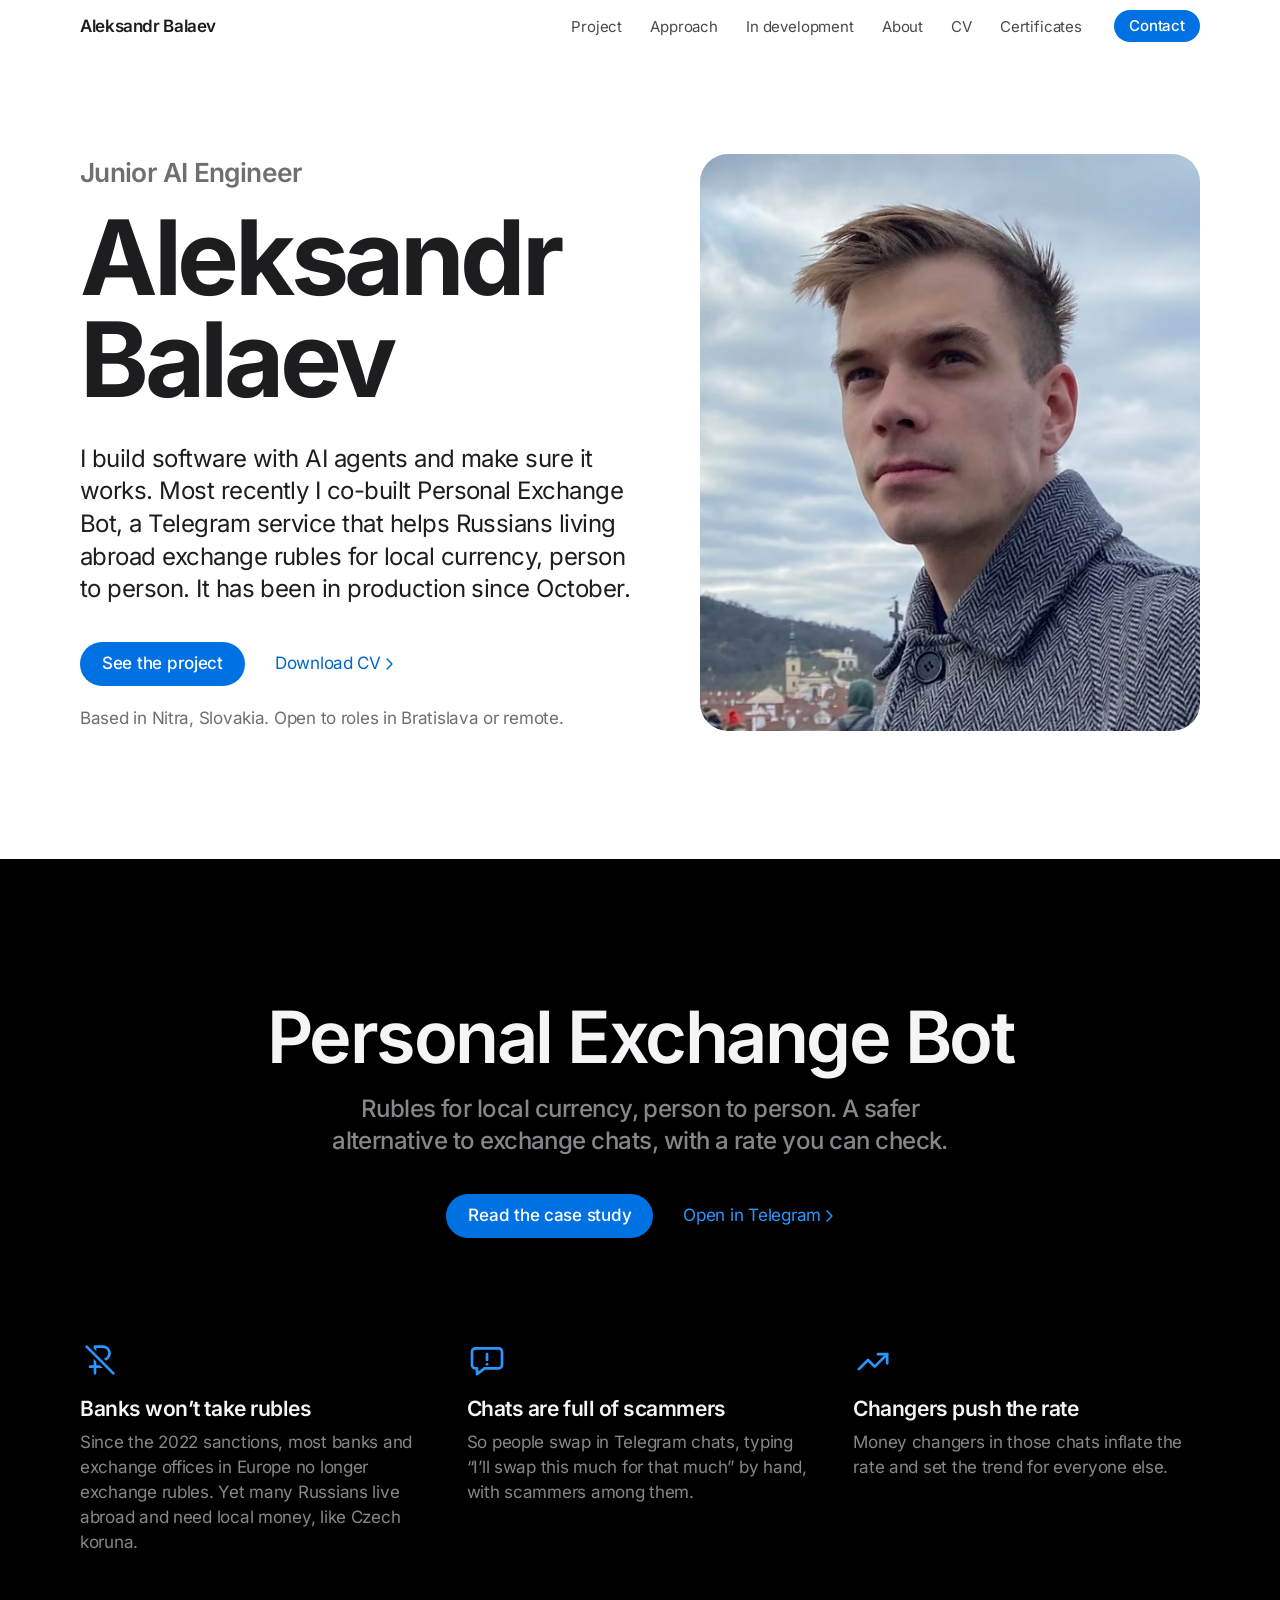
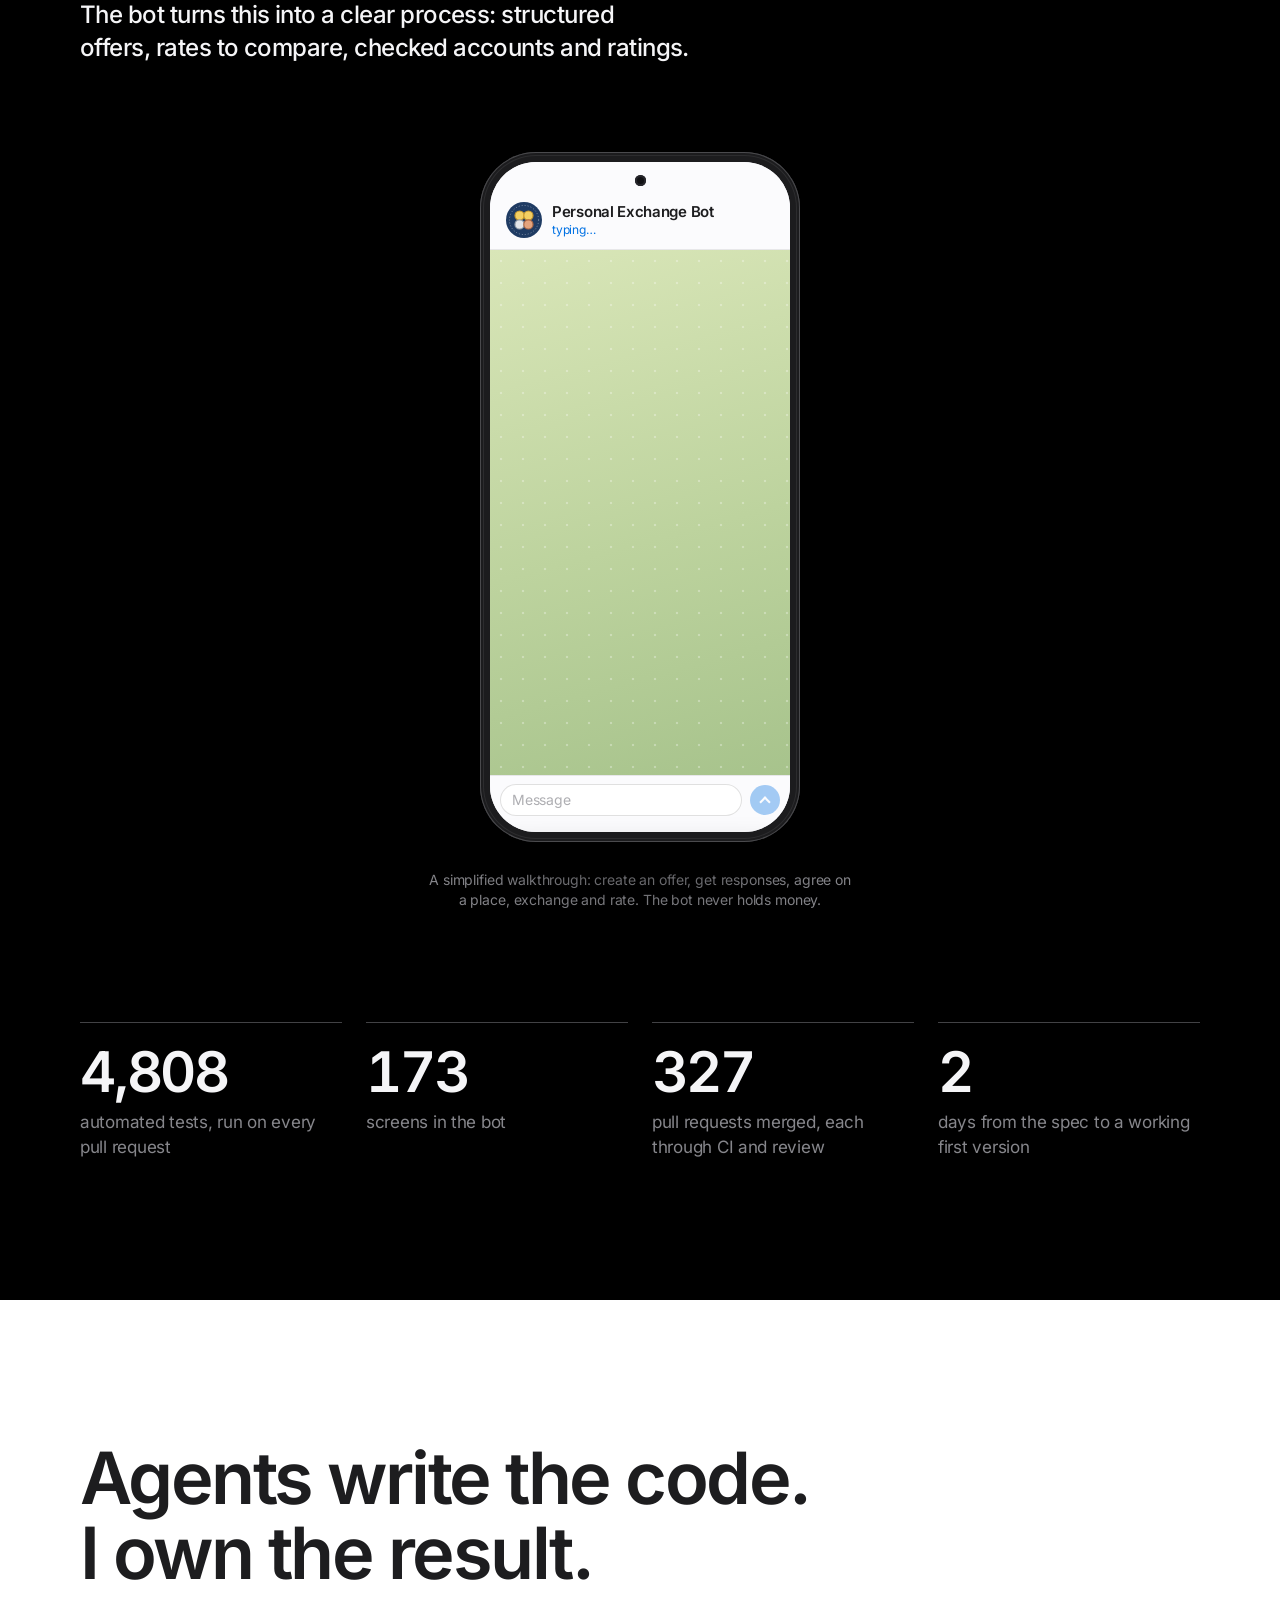
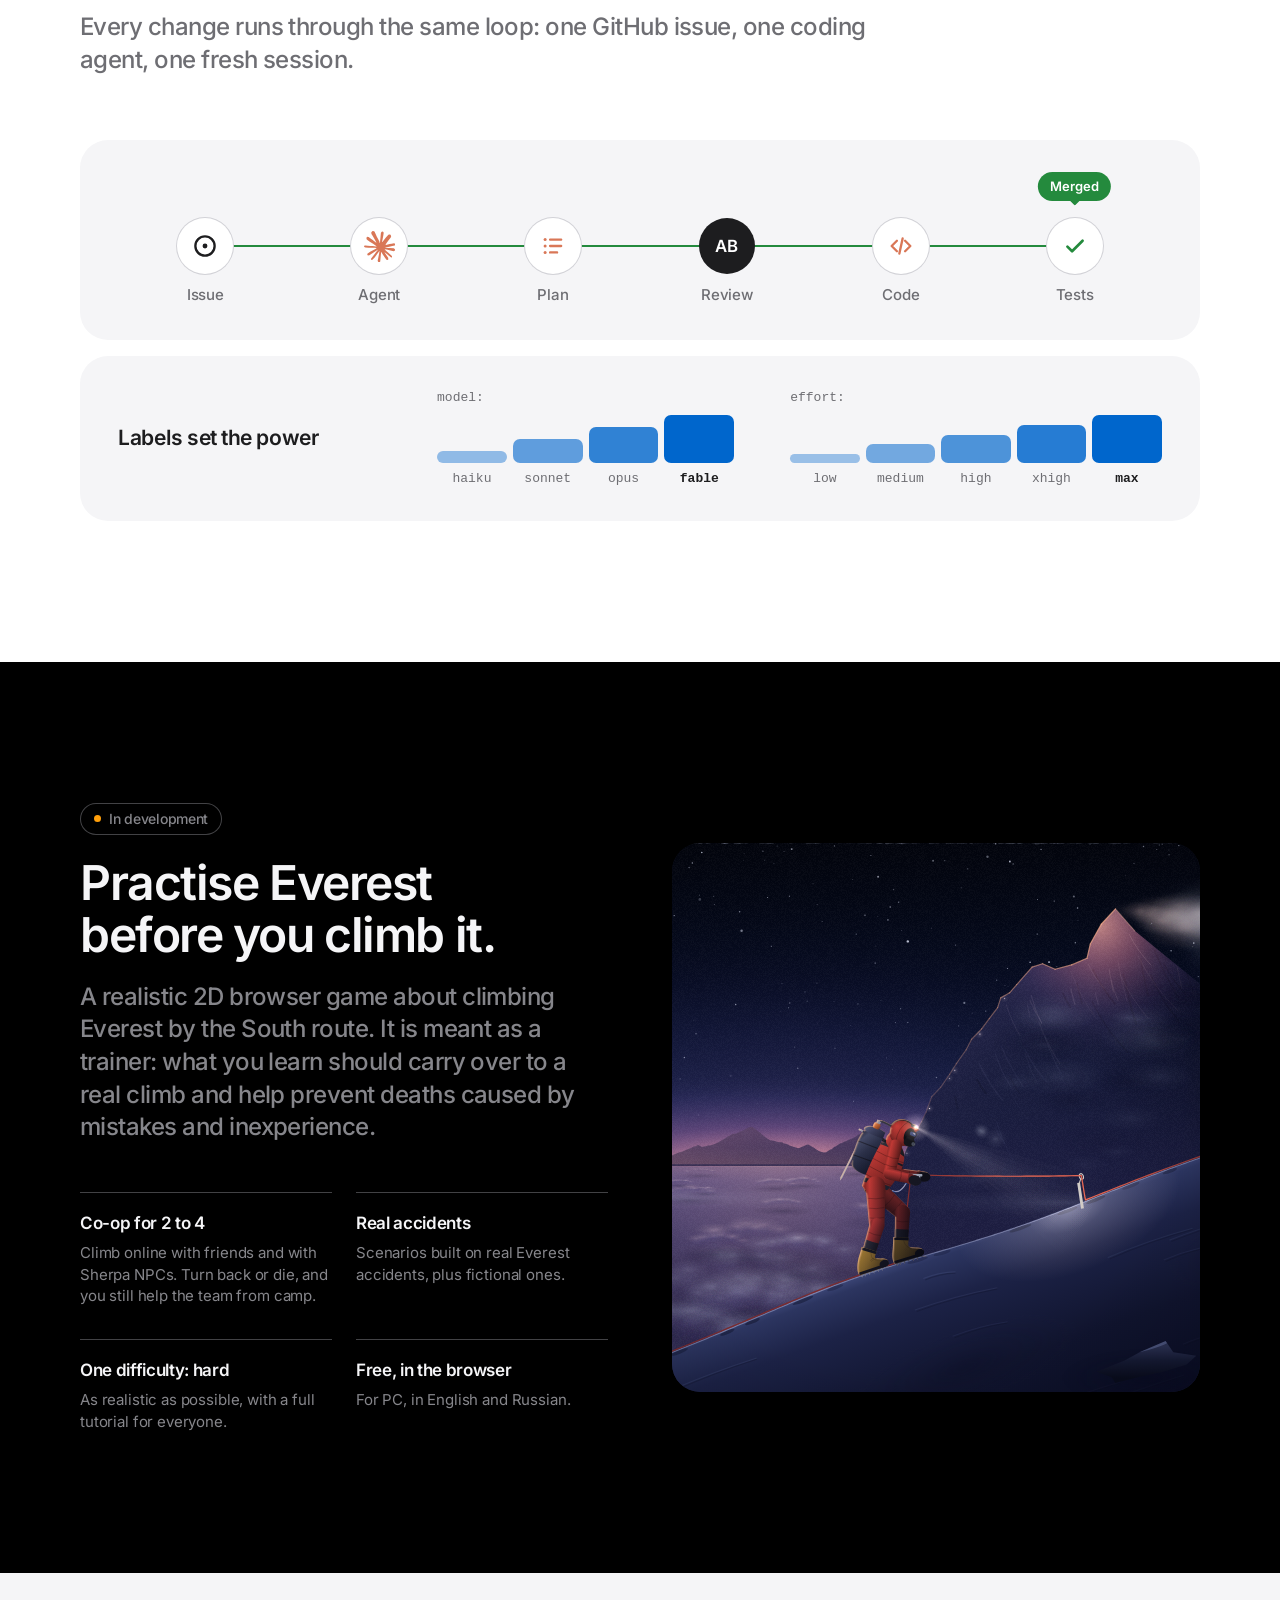
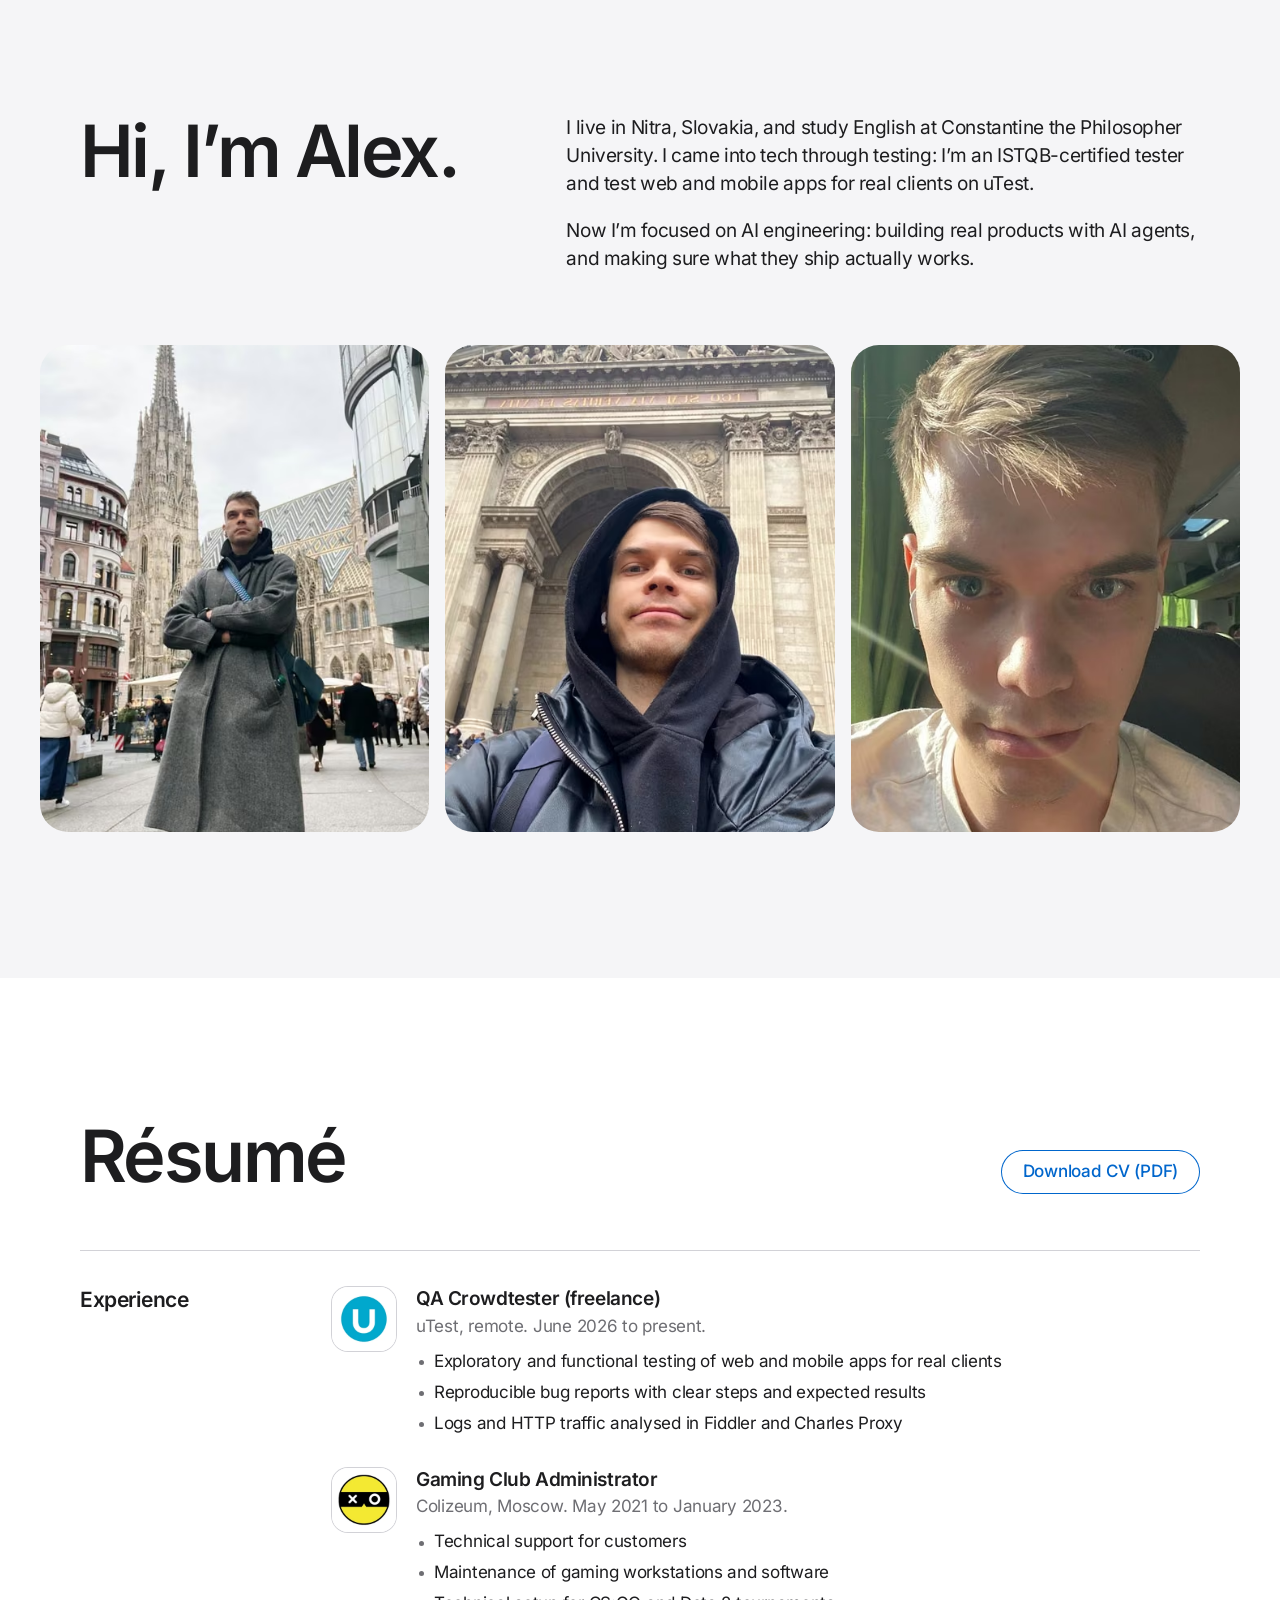
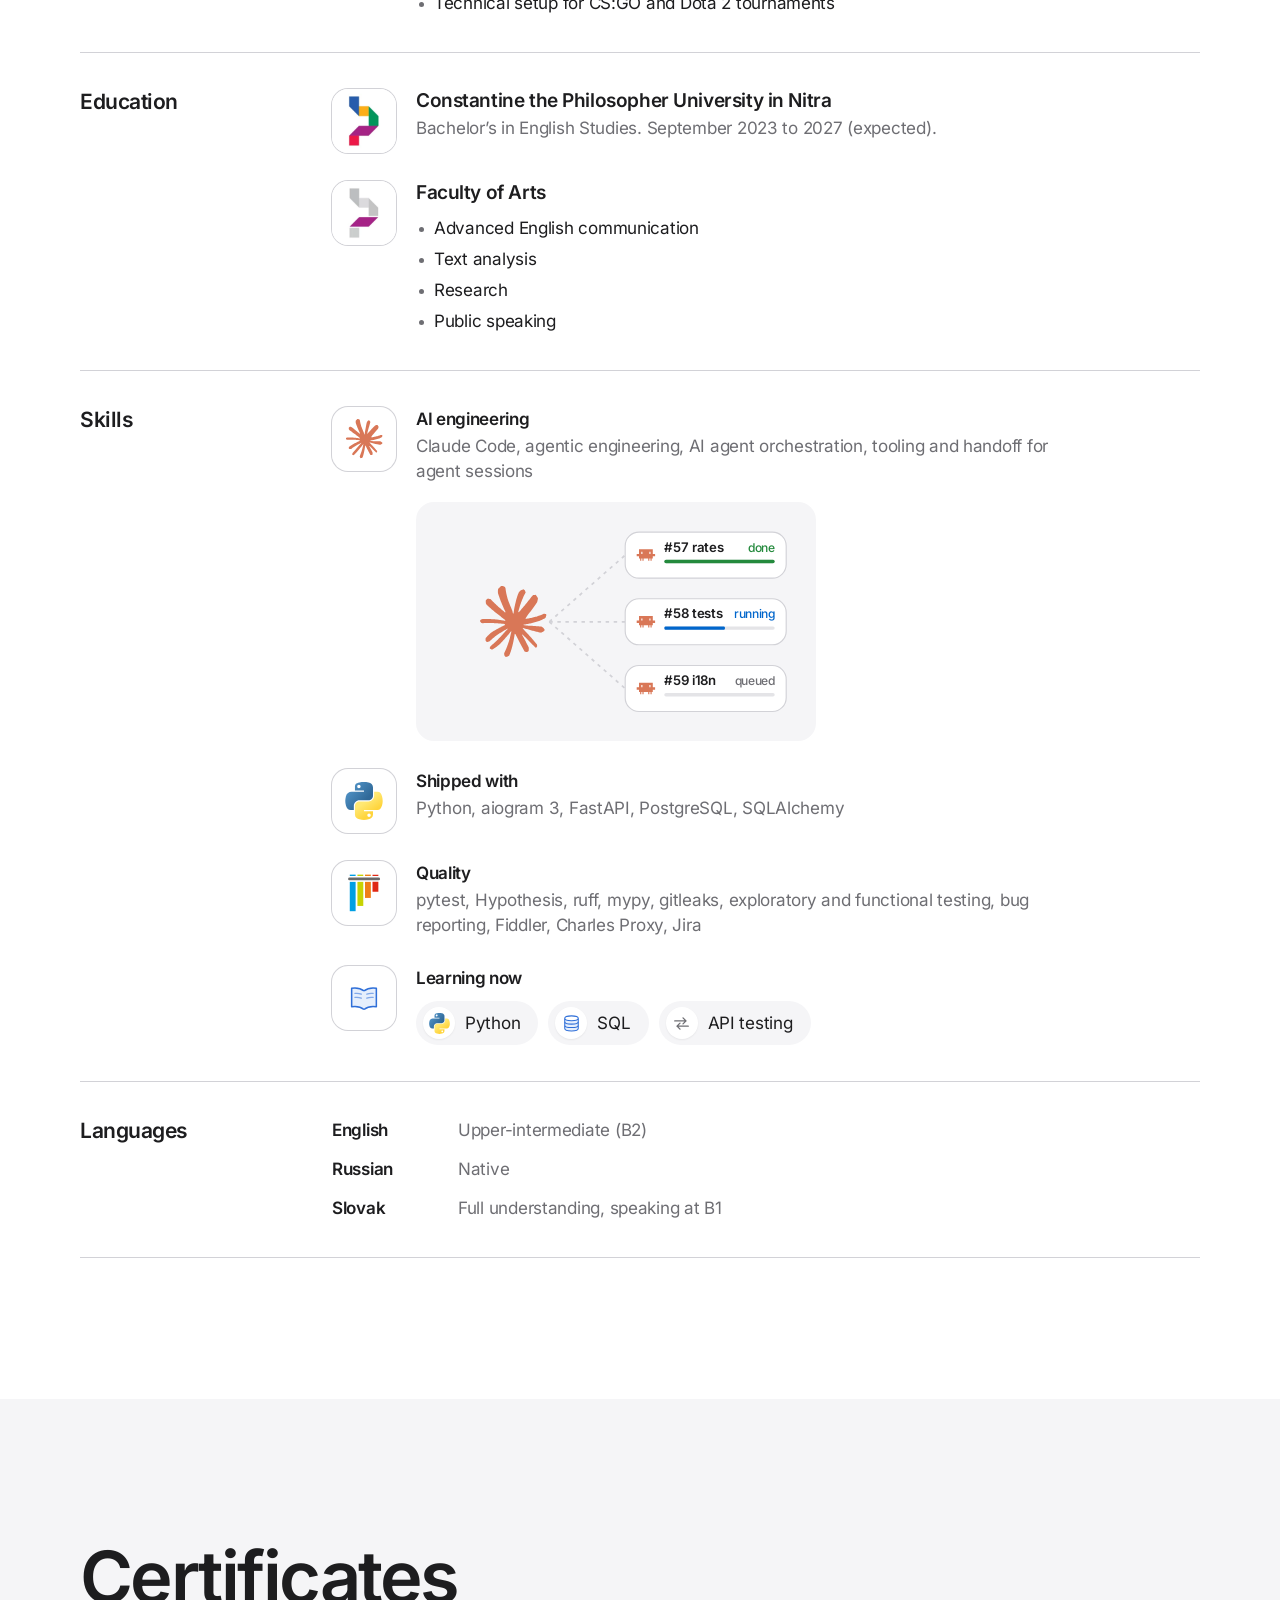
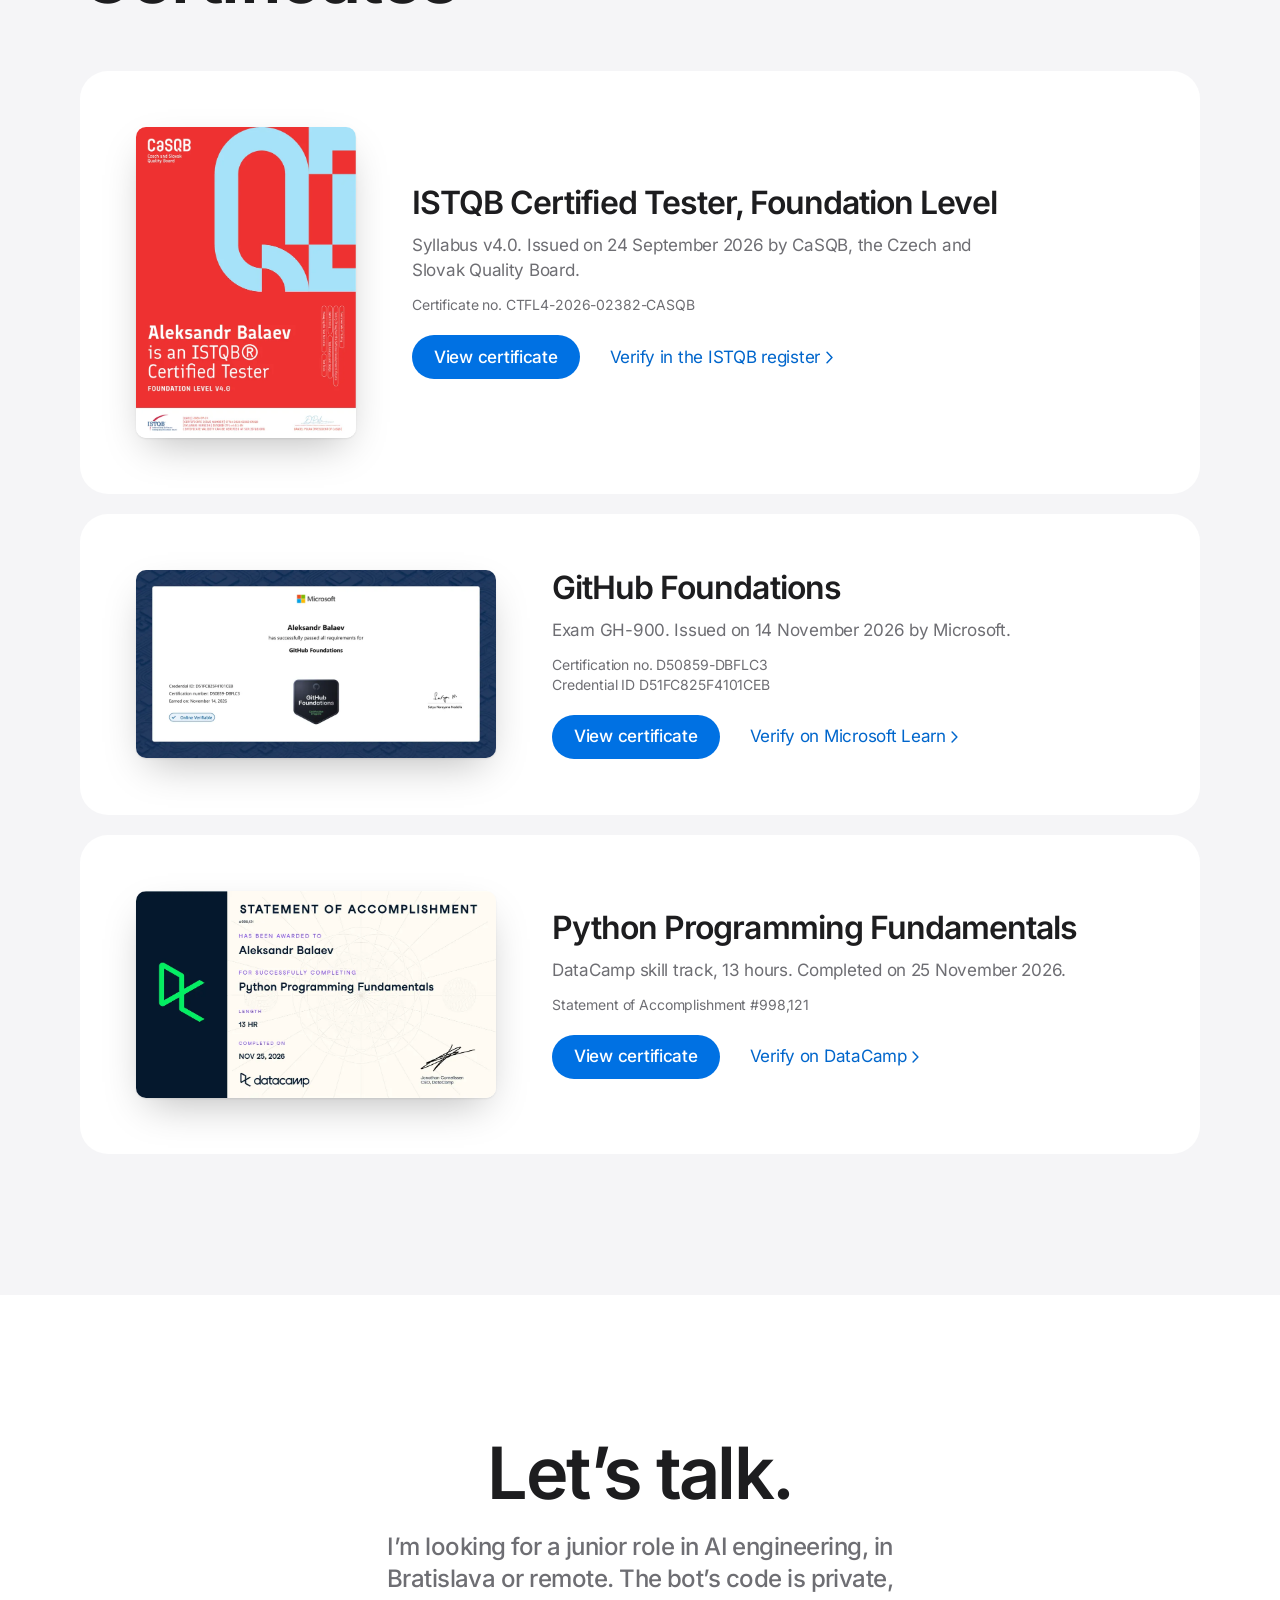
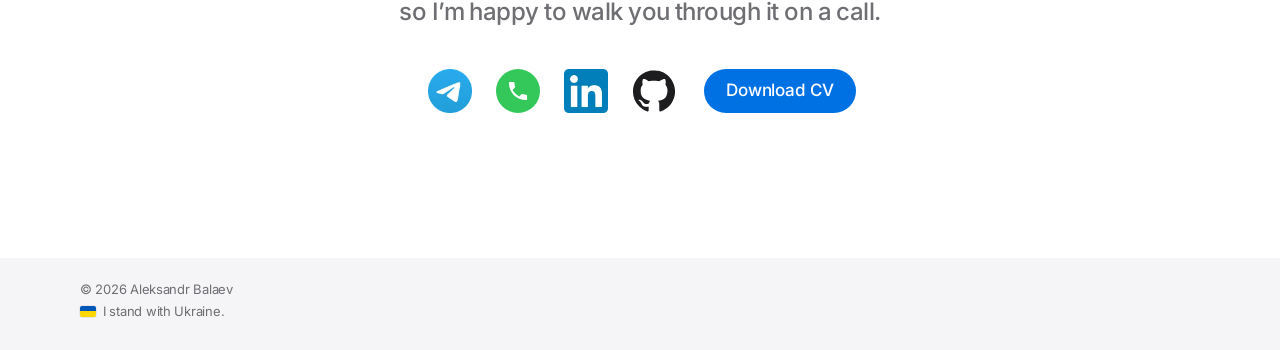
<file: index.html>
<!DOCTYPE html>
<html lang="en">
<head>
  <meta charset="utf-8">
  <meta name="viewport" content="width=device-width, initial-scale=1">
  <title>Aleksandr Balaev, Junior AI Engineer</title>
  <meta name="description" content="Junior AI engineer in Slovakia. I co-built Personal Exchange Bot with Claude Code agents: a Telegram service that helps Russians abroad exchange rubles person to person. 4,808 automated tests, live since October 2026.">
  <link rel="canonical" href="https://albalaeff.eu/">
  <meta name="google-site-verification" content="A9qtazPF3YLk-HEe4vmbMZ2I95Lkl0gNgaBMNCPV73c">
  <meta name="theme-color" content="#ffffff" media="(prefers-color-scheme: light)">
  <meta name="theme-color" content="#000000" media="(prefers-color-scheme: dark)">

  <meta property="og:type" content="profile">
  <meta property="og:site_name" content="Aleksandr Balaev">
  <meta property="og:title" content="Aleksandr Balaev, Junior AI Engineer">
  <meta property="og:description" content="I build software with AI agents and make sure it works. Featured: Personal Exchange Bot, co-built with Claude Code and in production since October 2026.">
  <meta property="og:url" content="https://albalaeff.eu/">
  <meta property="og:image" content="https://albalaeff.eu/assets/img/og.jpg">
  <meta property="og:image:width" content="1200">
  <meta property="og:image:height" content="630">
  <meta property="og:image:alt" content="Aleksandr Balaev, Junior AI Engineer">
  <meta property="profile:first_name" content="Aleksandr">
  <meta property="profile:last_name" content="Balaev">
  <meta name="twitter:card" content="summary_large_image">

  <link rel="icon" href="favicon.svg" type="image/svg+xml">
  <link rel="icon" href="favicon-32.png" sizes="32x32" type="image/png">
  <link rel="apple-touch-icon" href="apple-touch-icon.png">
  <link rel="stylesheet" href="assets/css/main.css?v=20261116-1">

  <script type="application/ld+json">
  {
    "@context": "https://schema.org",
    "@type": "Person",
    "name": "Aleksandr Balaev",
    "alternateName": ["albalaeff", "Alex Balaev"],
    "jobTitle": "Junior AI Engineer",
    "url": "https://albalaeff.eu/",
    "image": "https://albalaeff.eu/assets/img/portrait.jpg",
    "email": "mailto:alexalbalaeff@gmail.com",
    "telephone": "+421950704527",
    "address": { "@type": "PostalAddress", "addressLocality": "Nitra", "addressCountry": "SK" },
    "alumniOf": { "@type": "CollegeOrUniversity", "name": "Constantine the Philosopher University in Nitra" },
    "knowsLanguage": ["en", "ru", "sk"],
    "hasCredential": [
      {
        "@type": "EducationalOccupationalCredential",
        "name": "ISTQB Certified Tester Foundation Level v4.0",
        "credentialCategory": "certificate",
        "recognizedBy": { "@type": "Organization", "name": "Czech and Slovak Quality Board (CaSQB)" }
      },
      {
        "@type": "EducationalOccupationalCredential",
        "name": "GitHub Foundations",
        "credentialCategory": "certification",
        "recognizedBy": { "@type": "Organization", "name": "Microsoft" },
        "dateCreated": "2026-11-14",
        "url": "https://learn.microsoft.com/en-us/users/aleksandrbalaev-6905/credentials/certification/github-foundations"
      },
      {
        "@type": "EducationalOccupationalCredential",
        "name": "Python Programming Fundamentals",
        "credentialCategory": "certificate",
        "recognizedBy": { "@type": "Organization", "name": "DataCamp" },
        "dateCreated": "2026-11-25",
        "url": "https://www.datacamp.com/statement-of-accomplishment/track/28e94e37469fa84b6f0ae58c47fc95ac8f39032d"
      }
    ],
    "sameAs": [
      "https://t.me/albalaeff",
      "https://www.linkedin.com/in/albalaeff",
      "https://github.com/albalaeff"
    ]
  }
  </script>
  <script type="application/ld+json">
  {
    "@context": "https://schema.org",
    "@type": "WebSite",
    "name": "Aleksandr Balaev",
    "alternateName": ["albalaeff", "albalaeff.eu"],
    "url": "https://albalaeff.eu/"
  }
  </script>
</head>
<body>
  <a class="skip-link" href="#main">Skip to content</a>

  <nav class="nav" aria-label="Main">
    <div class="wrap nav__inner">
      <a class="nav__brand" href="#top">Aleksandr Balaev</a>
      <button class="nav__toggle" type="button" aria-expanded="false" aria-controls="nav-menu">
        <span></span><span></span>
        <b class="visually-hidden">Menu</b>
      </button>
      <div class="nav__menu" id="nav-menu">
        <ul class="nav__links">
          <li><a href="#project">Project</a></li>
          <li><a href="#approach">Approach</a></li>
          <li><a href="#game">In development</a></li>
          <li><a href="#about">About</a></li>
          <li><a href="#resume">CV</a></li>
          <li><a href="#certificates">Certificates</a></li>
        </ul>
        <a class="nav__cta" href="#contact">Contact</a>
      </div>
    </div>
  </nav>

  <main id="main">
    <!-- Hero -->
    <header class="hero" id="top">
      <div class="wrap hero__grid">
        <div class="hero__text">
          <p class="hero__role">Junior AI Engineer</p>
          <h1 class="display">Aleksandr<br>Balaev</h1>
          <p class="lead">I build software with AI agents and make sure it works. Most recently I co-built Personal Exchange Bot, a Telegram service that helps Russians living abroad exchange rubles for local currency, person to person. It has been in production since October.</p>
          <div class="actions">
            <a class="btn" href="#project">See the project</a>
            <a class="more" href="assets/docs/Aleksandr-Balaev-CV.pdf?v=20261114" type="application/pdf">Download CV</a>
          </div>
          <p class="hero__meta">Based in Nitra, Slovakia. Open to roles in Bratislava or remote.</p>
        </div>
        <figure class="hero__photo">
          <picture>
            <source media="(max-width: 879.98px)" type="image/avif" srcset="assets/img/portrait-phone.avif" width="640" height="640">
            <source media="(max-width: 879.98px)" type="image/webp" srcset="assets/img/portrait-phone.webp" width="640" height="640">
            <source media="(max-width: 879.98px)" srcset="assets/img/portrait-phone.jpg" width="640" height="640">
            <img src="assets/img/img-1213-20261101-173113.jpg" width="684" height="913" alt="Portrait of Aleksandr Balaev" fetchpriority="high">
          </picture>
        </figure>
      </div>
    </header>

    <!-- Featured project: the product stage -->
    <section class="section section--stage" id="project" aria-labelledby="project-title">
      <div class="wrap stage__head">
        <h2 class="h2" id="project-title">Personal Exchange Bot</h2>
        <p class="lead">Rubles for local currency, person to person. A safer alternative to exchange chats, with a rate you can check.</p>
        <div class="actions actions--center">
          <a class="btn" href="work/personal-exchange-bot.html">Read the case study</a>
          <a class="more" href="https://t.me/pfxybot" rel="noopener">Open in Telegram</a>
        </div>
      </div>

      <div class="wrap problem">
        <div class="problem__item">
          <svg class="icon" viewBox="0 0 24 24" aria-hidden="true"><path d="M9 20V4h4.75a4 4 0 0 1 0 8H9"/><path d="M6 16h8"/><path class="icon__knock" d="m4 4 16 16"/><path d="m4 4 16 16"/></svg>
          <h3 class="h3">Banks won’t take rubles</h3>
          <p>Since the 2022 sanctions, most banks and exchange offices in Europe no longer exchange rubles. Yet many Russians live abroad and need local money, like Czech koruna.</p>
        </div>
        <div class="problem__item">
          <svg class="icon" viewBox="0 0 24 24" aria-hidden="true"><path d="M5 5h14a2 2 0 0 1 2 2v8a2 2 0 0 1-2 2h-8.5L6 20.5V17H5a2 2 0 0 1-2-2V7a2 2 0 0 1 2-2z"/><path d="M12 8.5v3.5"/><path d="M12 14.6v.01"/></svg>
          <h3 class="h3">Chats are full of scammers</h3>
          <p>So people swap in Telegram chats, typing “I’ll swap this much for that much” by hand, with scammers among them.</p>
        </div>
        <div class="problem__item">
          <svg class="icon" viewBox="0 0 24 24" aria-hidden="true"><path d="m3.5 17.5 5.5-5.5 4 4 7.5-7.5"/><path d="M15 8.5h5.5V14"/></svg>
          <h3 class="h3">Changers push the rate</h3>
          <p>Money changers in those chats inflate the rate and set the trend for everyone else.</p>
        </div>
      </div>
      <p class="wrap problem__answer">The bot turns this into a clear process: structured offers, rates to compare, checked accounts and ratings.</p>

      <div class="demo">
        <div class="phone" role="img" aria-label="Animated walkthrough of Personal Exchange Bot: creating an offer for 50,000 rubles in Prague, getting two responses, choosing one, picking a meeting point on a map, confirming the exchange and rating the other person.">
          <div class="phone__screen" aria-hidden="true">
            <div class="phone__status"></div>
            <div class="chat-head">
              <div class="chat-head__avatar chat-head__avatar--coins"><svg viewBox="0 0 36 36" focusable="false"><circle cx="18" cy="18" r="18" fill="#1f3b63"/><circle cx="18" cy="18" r="14.6" fill="none" stroke="#fff" stroke-opacity=".5" stroke-width=".8" stroke-dasharray="1 2"/><g stroke-width="1.2"><circle cx="13.6" cy="13.6" r="4.6" fill="#f2cf63" stroke="#c99a2e"/><circle cx="22.4" cy="13.6" r="4.6" fill="#f2cf63" stroke="#c99a2e"/><circle cx="13.6" cy="22.4" r="4.6" fill="#e3e6ea" stroke="#9aa3ad"/><circle cx="22.4" cy="22.4" r="4.6" fill="#e3a37d" stroke="#b06a45"/></g></svg></div>
              <div>
                <p class="chat-head__name">Personal Exchange Bot</p>
                <p class="chat-head__sub">bot</p>
              </div>
            </div>
            <div class="chat" data-demo>
              <div class="msg msg--wide" data-step="bot">
                <p class="msg__title">Your offer is live in Prague</p>
                <dl class="offer">
                  <div><dt>You give</dt><dd>50,000 RUB</dd></div>
                  <div><dt>You get</dt><dd>13,500 CZK</dd></div>
                  <div><dt>Your rate</dt><dd>3.70</dd></div>
                  <div><dt>Market rate</dt><dd>3.64</dd></div>
                </dl>
              </div>
              <div class="msg msg--wide" data-step="bot">
                <p class="msg__title">2 responses</p>
                <ul class="replies">
                  <li><span>Dmitry <span class="replies__rating">★ 4.9</span></span><span class="replies__rate">3.70</span></li>
                  <li><span>Anna <span class="replies__rating">★ 5.0</span></span><span class="replies__rate">3.65</span></li>
                </ul>
                <div class="chips"><span class="chip">Dmitry</span><span class="chip">Anna</span></div>
              </div>
              <div class="msg msg--me" data-step="me">Anna, 3.65</div>
              <div class="msg msg--wide" data-step="bot">
                <p class="msg__title">Deal started with Anna</p>
                <p>Pick a place to meet.</p>
                <div class="map"><span class="map__pin"></span></div>
                <p class="msg__note">Wenceslas Square, today at 17:30</p>
              </div>
              <div class="msg msg--me" data-step="me">Got 13,700 CZK. Done!</div>
              <div class="msg msg--wide" data-step="bot">
                <p class="msg__title">Both sides confirmed</p>
                <p>How was the exchange with Anna?</p>
                <div class="chips chips--stars"><span class="chip">★</span><span class="chip">★</span><span class="chip">★</span><span class="chip">★</span><span class="chip">★</span></div>
              </div>
            </div>
          </div>
        </div>
        <div class="demo__caption">
          <p class="small">A simplified walkthrough: create an offer, get responses, agree on a place, exchange and rate. The bot never holds money.</p>
        </div>
      </div>

      <div class="wrap figures">
        <div class="figure">
          <p class="figure__num">4,808</p>
          <p class="figure__label">automated tests, run on every pull request</p>
        </div>
        <div class="figure">
          <p class="figure__num">173</p>
          <p class="figure__label">screens in the bot</p>
        </div>
        <div class="figure">
          <p class="figure__num">327</p>
          <p class="figure__label">pull requests merged, each through CI and review</p>
        </div>
        <div class="figure">
          <p class="figure__num">2</p>
          <p class="figure__label">days from the spec to a working first version</p>
        </div>
      </div>
    </section>

    <!-- Approach -->
    <section class="section" id="approach" aria-labelledby="approach-title">
      <div class="wrap">
        <div class="section-head">
          <h2 class="h2" id="approach-title">Agents write the code.<br>I own the result.</h2>
          <p class="lead">Every change runs through the same loop: one GitHub issue, one coding agent, one fresh session.</p>
        </div>

        <div class="loop">
          <div class="pipe" data-anim role="img" aria-label="An issue goes through the loop: issue, agent, the agent’s plan, a person’s review of the plan, code and tests, and is merged. Then the next issue starts in a fresh session.">
            <div class="pipe__rail" aria-hidden="true">
              <span class="pipe__line"><span class="pipe__fill"></span></span>
              <span class="pipe__runner"><span class="pipe__tag"><b>#57</b><b>#58</b><b>#59</b><b>Merged</b></span></span>
              <ol class="pipe__steps">
                <li class="pipe__step pipe__step--issue"><span class="pipe__dot"><svg viewBox="0 0 24 24" focusable="false"><circle cx="12" cy="12" r="8.25"/><circle class="pipe__core" cx="12" cy="12" r="2.1"/></svg></span><span class="pipe__name">Issue</span></li>
                <li class="pipe__step pipe__step--agent"><span class="pipe__dot"><svg viewBox="0 0 128 128" focusable="false"><path d="m25.144 85.096 25.159-14.118.421-1.23-.421-.68h-1.23l-4.21-.26-14.377-.388-12.466-.518-12.078-.648-3.044-.648-2.85-3.755.292-1.879 2.558-1.716 3.659.324 8.095.55 12.143.842 8.807.519 13.05 1.36h2.072l.292-.842-.713-.518-.55-.519-12.564-8.516-13.6-9.002-7.123-5.18-3.853-2.623-1.943-2.461-.842-5.375 3.497-3.853 4.695.323 1.198.324 4.76 3.659 10.168 7.869 13.276 9.779 1.943 1.619.777-.55.097-.39-.875-1.457-7.22-13.049-7.707-13.276-3.432-5.504-.907-3.304c-.323-1.36-.55-2.492-.55-3.885L33.53.712 35.73 0l5.311.713 2.235 1.942 3.302 7.545 5.343 11.884 8.29 16.158 2.428 4.792 1.295 4.436.486 1.36h.842v-.777l.68-9.099 1.263-11.172 1.23-14.377.421-4.047L70.864 4.5l3.983-2.623 3.109 1.49 2.558 3.658-.356 2.364-1.522 9.876-2.979 15.478-1.943 10.362h1.133l1.296-1.295 5.245-6.962 8.808-11.01 3.886-4.37 4.533-4.825 2.914-2.3h5.505l4.047 6.023-1.813 6.218-5.666 7.188-4.696 6.087-6.735 9.067-4.21 7.253.39.583 1.003-.097 15.219-3.238 8.224-1.49 9.811-1.683 4.437 2.072.485 2.105-1.748 4.306-10.491 2.59-12.305 2.461-18.328 4.34-.226.162.259.323 8.257.778 3.53.194h8.645l16.093 1.198 4.21 2.784 2.525 3.4-.421 2.59-6.476 3.304-8.743-2.073-20.4-4.857-6.993-1.749h-.972v.583l5.829 5.7 10.685 9.649 13.373 12.434.68 3.076-1.716 2.429-1.813-.26-11.754-8.84-4.534-3.982-10.264-8.646h-.68v.907l2.364 3.465 12.499 18.78.647 5.764-.906 1.878-3.238 1.133-3.562-.647-7.318-10.265-7.545-11.56-6.087-10.361-.745.421-3.595 38.694-1.683 1.975-3.886 1.49-3.238-2.46-1.716-3.984 1.716-7.868 2.072-10.265 1.684-8.16 1.522-10.135.906-3.368-.064-.226-.745.097-7.642 10.492-11.624 15.704-9.197 9.843-2.201.875-3.82-1.976.355-3.53 2.137-3.14 12.726-16.19 7.674-10.038 4.954-5.796-.033-.842h-.29L22.066 98.987l-6.023.777-2.59-2.429.324-3.982 1.23-1.296 10.168-6.994Z"/></svg></span><span class="pipe__name">Agent</span></li>
                <li class="pipe__step pipe__step--plan"><span class="pipe__dot"><svg viewBox="0 0 24 24" focusable="false"><path d="M9.5 6.5H19m-9.5 5.5H19m-9.5 5.5h6"/><circle class="pipe__core" cx="5.25" cy="6.5" r="1.3"/><circle class="pipe__core" cx="5.25" cy="12" r="1.3"/><circle class="pipe__core" cx="5.25" cy="17.5" r="1.3"/></svg></span><span class="pipe__name">Plan</span></li>
                <li class="pipe__step pipe__step--review"><span class="pipe__dot">AB</span><span class="pipe__name">Review</span></li>
                <li class="pipe__step pipe__step--code"><span class="pipe__dot"><svg viewBox="0 0 24 24" focusable="false"><path d="M8.5 7.5 4 12l4.5 4.5m7-9L20 12l-4.5 4.5M13.4 5.5l-2.8 13"/></svg></span><span class="pipe__name">Code</span></li>
                <li class="pipe__step pipe__step--tests"><span class="pipe__dot"><svg viewBox="0 0 24 24" focusable="false"><path d="m5.5 12.5 4 4 9-9"/></svg></span><span class="pipe__name">Tests</span></li>
              </ol>
            </div>
          </div>

          <div class="power">
            <h3 class="h3">Labels set the power</h3>
            <div class="power__scales">
              <div class="scale">
                <p class="scale__key">model:</p>
                <ol class="scale__steps" aria-label="Model labels, from the lightest to the most powerful">
                  <li style="--h: .25"><code>haiku</code></li>
                  <li style="--h: .5"><code>sonnet</code></li>
                  <li style="--h: .75"><code>opus</code></li>
                  <li style="--h: 1"><code>fable</code></li>
                </ol>
              </div>
              <div class="scale">
                <p class="scale__key">effort:</p>
                <ol class="scale__steps" aria-label="Effort labels, from the lowest to the highest">
                  <li style="--h: .2"><code>low</code></li>
                  <li style="--h: .4"><code>medium</code></li>
                  <li style="--h: .6"><code>high</code></li>
                  <li style="--h: .8"><code>xhigh</code></li>
                  <li style="--h: 1"><code>max</code></li>
                </ol>
              </div>
            </div>
          </div>
        </div>
      </div>
    </section>

    <!-- In development: the Everest game -->
    <section class="section section--stage game" id="game" aria-labelledby="game-title">
      <div class="wrap game__grid">
        <div class="game__head">
          <p class="status game__status">In development</p>
          <h2 class="h2 h2--sm" id="game-title">Practise Everest before you climb it.</h2>
          <p class="lead">A realistic 2D browser game about climbing Everest by the South route. It is meant as a trainer: what you learn should carry over to a real climb and help prevent deaths caused by mistakes and inexperience.</p>
        </div>
        <div class="game__scene" data-everest role="img" aria-label="Animation: before dawn high on Everest, a climber in a red down suit and an oxygen mask moves up a snow ridge on a fixed rope, one slow rest step at a time, his headlamp lighting the snow ahead. Wind blows snow off the ridge; other climbers’ headlamps climb the summit pyramid ahead.">
          <canvas aria-hidden="true"></canvas>
        </div>
        <dl class="game__facts">
          <div class="game__fact">
            <dt>Co-op for 2 to 4</dt>
            <dd>Climb online with friends and with Sherpa NPCs. Turn back or die, and you still help the team from camp.</dd>
          </div>
          <div class="game__fact">
            <dt>Real accidents</dt>
            <dd>Scenarios built on real Everest accidents, plus fictional ones.</dd>
          </div>
          <div class="game__fact">
            <dt>One difficulty: hard</dt>
            <dd>As realistic as possible, with a full tutorial for everyone.</dd>
          </div>
          <div class="game__fact">
            <dt>Free, in the browser</dt>
            <dd>For PC, in English and Russian.</dd>
          </div>
        </dl>
      </div>
    </section>

    <!-- About -->
    <section class="section section--mist" id="about" aria-labelledby="about-title">
      <div class="wrap about">
        <h2 class="h2" id="about-title">Hi, I’m Alex.</h2>
        <div class="about__text">
          <p>I live in Nitra, Slovakia, and study English at Constantine the Philosopher University. I came into tech through testing: I’m an ISTQB-certified tester and test web and mobile apps for real clients on uTest.</p>
          <p>Now I’m focused on AI engineering: building real products with AI agents, and making sure what they ship actually works.</p>
        </div>
      </div>
      <div class="gallery gallery--bleed" data-carousel role="region" aria-label="Photos">
        <figure>
          <picture>
            <source type="image/avif" srcset="assets/img/vienna-480.avif 480w, assets/img/vienna.avif 719w" sizes="(min-width: 760px) 32vw, 82vw">
            <source type="image/webp" srcset="assets/img/vienna-480.webp 480w, assets/img/vienna.webp 719w" sizes="(min-width: 760px) 32vw, 82vw">
            <img src="assets/img/vienna.jpg" width="719" height="913" alt="Aleksandr in a grey coat on a Vienna street, St. Stephen’s Cathedral behind him" loading="lazy" decoding="async">
          </picture>
        </figure>
        <figure>
          <picture>
            <source type="image/avif" srcset="assets/img/budapest-480.avif 480w, assets/img/budapest.avif 685w" sizes="(min-width: 760px) 32vw, 82vw">
            <source type="image/webp" srcset="assets/img/budapest-480.webp 480w, assets/img/budapest.webp 685w" sizes="(min-width: 760px) 32vw, 82vw">
            <img src="assets/img/budapest.jpg" width="685" height="913" alt="Aleksandr in a black hood in front of St. Stephen’s Basilica in Budapest" loading="lazy" decoding="async">
          </picture>
        </figure>
        <figure>
          <picture>
            <source type="image/avif" srcset="assets/img/onroad-480.avif 480w, assets/img/onroad.avif 514w" sizes="(min-width: 760px) 32vw, 82vw">
            <source type="image/webp" srcset="assets/img/onroad-480.webp 480w, assets/img/onroad.webp 514w" sizes="(min-width: 760px) 32vw, 82vw">
            <img class="gallery__img--top" src="assets/img/onroad.jpg" width="514" height="913" alt="Aleksandr on a bus, sunlight across his face" loading="lazy" decoding="async">
          </picture>
        </figure>
      </div>
    </section>

    <!-- Résumé -->
    <section class="section" id="resume" aria-labelledby="resume-title">
      <div class="wrap">
        <div class="section-row">
          <h2 class="h2" id="resume-title">Résumé</h2>
          <a class="btn btn--ghost" href="assets/docs/Aleksandr-Balaev-CV.pdf?v=20261114" type="application/pdf">Download CV (PDF)</a>
        </div>
        <div class="specs">
          <section class="spec" aria-labelledby="spec-exp">
            <h3 class="spec__label" id="spec-exp">Experience</h3>
            <div>
              <article class="entry edu">
                <picture class="edu__logo">
                  <source type="image/webp" srcset="assets/img/utest-logo.webp">
                  <img src="assets/img/utest-logo.png" width="192" height="192" alt="uTest logo" loading="lazy" decoding="async">
                </picture>
                <div>
                <h4 class="entry__title">QA Crowdtester (freelance)</h4>
                <p class="entry__meta">uTest, remote. June 2026 to present.</p>
                <ul class="entry__list">
                  <li>Exploratory and functional testing of web and mobile apps for real clients</li>
                  <li>Reproducible bug reports with clear steps and expected results</li>
                  <li>Logs and HTTP traffic analysed in Fiddler and Charles Proxy</li>
                </ul>
                </div>
              </article>
              <article class="entry edu">
                <picture class="edu__logo">
                  <source type="image/webp" srcset="assets/img/colizeum-logo.webp">
                  <img src="assets/img/colizeum-logo.png" width="192" height="192" alt="Colizeum logo" loading="lazy" decoding="async">
                </picture>
                <div>
                <h4 class="entry__title">Gaming Club Administrator</h4>
                <p class="entry__meta">Colizeum, Moscow. May 2021 to January 2023.</p>
                <ul class="entry__list">
                  <li>Technical support for customers</li>
                  <li>Maintenance of gaming workstations and software</li>
                  <li>Technical setup for CS:GO and Dota 2 tournaments</li>
                </ul>
                </div>
              </article>
            </div>
          </section>

          <section class="spec" aria-labelledby="spec-edu">
            <h3 class="spec__label" id="spec-edu">Education</h3>
            <div>
              <div class="edu">
                <picture class="edu__logo">
                  <source type="image/webp" srcset="assets/img/ukf-logo.webp">
                  <img src="assets/img/ukf-logo.png" width="192" height="192" alt="Logo of Constantine the Philosopher University in Nitra" loading="lazy" decoding="async">
                </picture>
                <div>
                  <h4 class="entry__title">Constantine the Philosopher University in Nitra</h4>
                  <p class="entry__meta">Bachelor’s in English Studies. September 2023 to 2027 (expected).</p>
                </div>
              </div>
              <div class="edu edu--sub">
                <picture class="edu__logo">
                  <source type="image/webp" srcset="assets/img/ff-logo.webp">
                  <img src="assets/img/ff-logo.png" width="192" height="192" alt="Logo of the Faculty of Arts" loading="lazy" decoding="async">
                </picture>
                <div>
                  <h4 class="entry__title">Faculty of Arts</h4>
                  <ul class="entry__list">
                    <li>Advanced English communication</li>
                    <li>Text analysis</li>
                    <li>Research</li>
                    <li>Public speaking</li>
                  </ul>
                </div>
              </div>
            </div>
          </section>

          <section class="spec" aria-labelledby="spec-skills">
            <h3 class="spec__label" id="spec-skills">Skills</h3>
            <dl class="skillset">
              <div>
                <dt><span class="skill__logo" aria-hidden="true"><svg viewBox="0 0 128 128" focusable="false"><path data-spark fill="#d97757" d="m25.144 85.096 25.159-14.118.421-1.23-.421-.68h-1.23l-4.21-.26-14.377-.388-12.466-.518-12.078-.648-3.044-.648-2.85-3.755.292-1.879 2.558-1.716 3.659.324 8.095.55 12.143.842 8.807.519 13.05 1.36h2.072l.292-.842-.713-.518-.55-.519-12.564-8.516-13.6-9.002-7.123-5.18-3.853-2.623-1.943-2.461-.842-5.375 3.497-3.853 4.695.323 1.198.324 4.76 3.659 10.168 7.869 13.276 9.779 1.943 1.619.777-.55.097-.39-.875-1.457-7.22-13.049-7.707-13.276-3.432-5.504-.907-3.304c-.323-1.36-.55-2.492-.55-3.885L33.53.712 35.73 0l5.311.713 2.235 1.942 3.302 7.545 5.343 11.884 8.29 16.158 2.428 4.792 1.295 4.436.486 1.36h.842v-.777l.68-9.099 1.263-11.172 1.23-14.377.421-4.047L70.864 4.5l3.983-2.623 3.109 1.49 2.558 3.658-.356 2.364-1.522 9.876-2.979 15.478-1.943 10.362h1.133l1.296-1.295 5.245-6.962 8.808-11.01 3.886-4.37 4.533-4.825 2.914-2.3h5.505l4.047 6.023-1.813 6.218-5.666 7.188-4.696 6.087-6.735 9.067-4.21 7.253.39.583 1.003-.097 15.219-3.238 8.224-1.49 9.811-1.683 4.437 2.072.485 2.105-1.748 4.306-10.491 2.59-12.305 2.461-18.328 4.34-.226.162.259.323 8.257.778 3.53.194h8.645l16.093 1.198 4.21 2.784 2.525 3.4-.421 2.59-6.476 3.304-8.743-2.073-20.4-4.857-6.993-1.749h-.972v.583l5.829 5.7 10.685 9.649 13.373 12.434.68 3.076-1.716 2.429-1.813-.26-11.754-8.84-4.534-3.982-10.264-8.646h-.68v.907l2.364 3.465 12.499 18.78.647 5.764-.906 1.878-3.238 1.133-3.562-.647-7.318-10.265-7.545-11.56-6.087-10.361-.745.421-3.595 38.694-1.683 1.975-3.886 1.49-3.238-2.46-1.716-3.984 1.716-7.868 2.072-10.265 1.684-8.16 1.522-10.135.906-3.368-.064-.226-.745.097-7.642 10.492-11.624 15.704-9.197 9.843-2.201.875-3.82-1.976.355-3.53 2.137-3.14 12.726-16.19 7.674-10.038 4.954-5.796-.033-.842h-.29L22.066 98.987l-6.023.777-2.59-2.429.324-3.982 1.23-1.296 10.168-6.994Z"/></svg></span><span>AI engineering</span></dt>
                <dd>Claude Code, agentic engineering, AI agent orchestration, tooling and handoff for agent sessions</dd>
                <dd class="orch" data-anim aria-hidden="true">
                  <svg class="orch__svg" viewBox="0 0 320 184" focusable="false"><g class="orch__links"><path d="M102 92 168 34"/><path d="M102 92h66"/><path d="M102 92 168 150"/></g><circle class="orch__halo" cx="70" cy="92" r="34"/><g transform="translate(40 62) scale(.46875)"><path class="orch__spark" data-spark d="m25.144 85.096 25.159-14.118.421-1.23-.421-.68h-1.23l-4.21-.26-14.377-.388-12.466-.518-12.078-.648-3.044-.648-2.85-3.755.292-1.879 2.558-1.716 3.659.324 8.095.55 12.143.842 8.807.519 13.05 1.36h2.072l.292-.842-.713-.518-.55-.519-12.564-8.516-13.6-9.002-7.123-5.18-3.853-2.623-1.943-2.461-.842-5.375 3.497-3.853 4.695.323 1.198.324 4.76 3.659 10.168 7.869 13.276 9.779 1.943 1.619.777-.55.097-.39-.875-1.457-7.22-13.049-7.707-13.276-3.432-5.504-.907-3.304c-.323-1.36-.55-2.492-.55-3.885L33.53.712 35.73 0l5.311.713 2.235 1.942 3.302 7.545 5.343 11.884 8.29 16.158 2.428 4.792 1.295 4.436.486 1.36h.842v-.777l.68-9.099 1.263-11.172 1.23-14.377.421-4.047L70.864 4.5l3.983-2.623 3.109 1.49 2.558 3.658-.356 2.364-1.522 9.876-2.979 15.478-1.943 10.362h1.133l1.296-1.295 5.245-6.962 8.808-11.01 3.886-4.37 4.533-4.825 2.914-2.3h5.505l4.047 6.023-1.813 6.218-5.666 7.188-4.696 6.087-6.735 9.067-4.21 7.253.39.583 1.003-.097 15.219-3.238 8.224-1.49 9.811-1.683 4.437 2.072.485 2.105-1.748 4.306-10.491 2.59-12.305 2.461-18.328 4.34-.226.162.259.323 8.257.778 3.53.194h8.645l16.093 1.198 4.21 2.784 2.525 3.4-.421 2.59-6.476 3.304-8.743-2.073-20.4-4.857-6.993-1.749h-.972v.583l5.829 5.7 10.685 9.649 13.373 12.434.68 3.076-1.716 2.429-1.813-.26-11.754-8.84-4.534-3.982-10.264-8.646h-.68v.907l2.364 3.465 12.499 18.78.647 5.764-.906 1.878-3.238 1.133-3.562-.647-7.318-10.265-7.545-11.56-6.087-10.361-.745.421-3.595 38.694-1.683 1.975-3.886 1.49-3.238-2.46-1.716-3.984 1.716-7.868 2.072-10.265 1.684-8.16 1.522-10.135.906-3.368-.064-.226-.745.097-7.642 10.492-11.624 15.704-9.197 9.843-2.201.875-3.82-1.976.355-3.53 2.137-3.14 12.726-16.19 7.674-10.038 4.954-5.796-.033-.842h-.29L22.066 98.987l-6.023.777-2.59-2.429.324-3.982 1.23-1.296 10.168-6.994Z"/></g><g class="orch__agent orch__agent--1" style="--y: 34px; --d: 0s"><rect class="orch__card" x="168" y="14" width="140" height="40" rx="12"/><g transform="translate(178 26) scale(.125)"><path class="orch__bot" fill-rule="evenodd" d="M111.99 55.728H128v16.544h-16v16.15h-7.93V104H96V88.421h-7.93V104H80V88.421H48V104h-8.064V88.421H32V104h-8.07V88.421H16V72.267H0V55.733h16V24h95.99zm-79.99 0h7.936V40.544H32Zm56.053 0H96V40.544h-7.947z"/></g><text class="orch__name" x="202" y="31">#57 rates</text><text class="orch__state orch__state--queued" x="298" y="31">queued</text><text class="orch__state orch__state--running" x="298" y="31">running</text><text class="orch__state orch__state--done" x="298" y="31">done</text><rect class="orch__track" x="202" y="38" width="96" height="3" rx="1.5"/><rect class="orch__bar" x="202" y="38" width="96" height="3" rx="1.5"/><circle class="orch__go" r="3.5"/><circle class="orch__back" r="3.5"/></g><g class="orch__agent orch__agent--2" style="--y: 92px; --d: -2.333s"><rect class="orch__card" x="168" y="72" width="140" height="40" rx="12"/><g transform="translate(178 84) scale(.125)"><path class="orch__bot" fill-rule="evenodd" d="M111.99 55.728H128v16.544h-16v16.15h-7.93V104H96V88.421h-7.93V104H80V88.421H48V104h-8.064V88.421H32V104h-8.07V88.421H16V72.267H0V55.733h16V24h95.99zm-79.99 0h7.936V40.544H32Zm56.053 0H96V40.544h-7.947z"/></g><text class="orch__name" x="202" y="89">#58 tests</text><text class="orch__state orch__state--queued" x="298" y="89">queued</text><text class="orch__state orch__state--running" x="298" y="89">running</text><text class="orch__state orch__state--done" x="298" y="89">done</text><rect class="orch__track" x="202" y="96" width="96" height="3" rx="1.5"/><rect class="orch__bar" x="202" y="96" width="96" height="3" rx="1.5"/><circle class="orch__go" r="3.5"/><circle class="orch__back" r="3.5"/></g><g class="orch__agent orch__agent--3" style="--y: 150px; --d: -4.667s"><rect class="orch__card" x="168" y="130" width="140" height="40" rx="12"/><g transform="translate(178 142) scale(.125)"><path class="orch__bot" fill-rule="evenodd" d="M111.99 55.728H128v16.544h-16v16.15h-7.93V104H96V88.421h-7.93V104H80V88.421H48V104h-8.064V88.421H32V104h-8.07V88.421H16V72.267H0V55.733h16V24h95.99zm-79.99 0h7.936V40.544H32Zm56.053 0H96V40.544h-7.947z"/></g><text class="orch__name" x="202" y="147">#59 i18n</text><text class="orch__state orch__state--queued" x="298" y="147">queued</text><text class="orch__state orch__state--running" x="298" y="147">running</text><text class="orch__state orch__state--done" x="298" y="147">done</text><rect class="orch__track" x="202" y="154" width="96" height="3" rx="1.5"/><rect class="orch__bar" x="202" y="154" width="96" height="3" rx="1.5"/><circle class="orch__go" r="3.5"/><circle class="orch__back" r="3.5"/></g></svg>
                </dd>
              </div>
              <div>
                <dt><span class="skill__logo" aria-hidden="true"><svg viewBox="12 12 104 104" focusable="false"><linearGradient id="pyt-blue" gradientUnits="userSpaceOnUse" x1="70.252" y1="1237.476" x2="170.659" y2="1151.089" gradientTransform="matrix(.563 0 0 -.568 -29.215 707.817)"><stop offset="0" stop-color="#5A9FD4"/><stop offset="1" stop-color="#306998"/></linearGradient><linearGradient id="pyt-yellow" gradientUnits="userSpaceOnUse" x1="209.474" y1="1098.811" x2="173.62" y2="1149.537" gradientTransform="matrix(.563 0 0 -.568 -29.215 707.817)"><stop offset="0" stop-color="#FFD43B"/><stop offset="1" stop-color="#FFE873"/></linearGradient><path fill="url(#pyt-blue)" transform="translate(0 10.26)" d="M63.391 1.988c-4.222.02-8.252.379-11.8 1.007-10.45 1.846-12.346 5.71-12.346 12.837v9.411h24.693v3.137H29.977c-7.176 0-13.46 4.313-15.426 12.521-2.268 9.405-2.368 15.275 0 25.096 1.755 7.311 5.947 12.519 13.124 12.519h8.491V67.234c0-8.151 7.051-15.34 15.426-15.34h24.665c6.866 0 12.346-5.654 12.346-12.548V15.833c0-6.693-5.646-11.72-12.346-12.837-4.244-.706-8.645-1.027-12.866-1.008zM50.037 9.557c2.55 0 4.634 2.117 4.634 4.721 0 2.593-2.083 4.69-4.634 4.69-2.56 0-4.633-2.097-4.633-4.69-.001-2.604 2.073-4.721 4.633-4.721z"/><path fill="url(#pyt-yellow)" transform="translate(0 10.26)" d="M91.682 28.38v10.966c0 8.5-7.208 15.655-15.426 15.655H51.591c-6.756 0-12.346 5.783-12.346 12.549v23.515c0 6.691 5.818 10.628 12.346 12.547 7.816 2.297 15.312 2.713 24.665 0 6.216-1.801 12.346-5.423 12.346-12.547v-9.412H63.938v-3.138h37.012c7.176 0 9.852-5.005 12.348-12.519 2.578-7.735 2.467-15.174 0-25.096-1.774-7.145-5.161-12.521-12.348-12.521h-9.268zM77.809 87.927c2.561 0 4.634 2.097 4.634 4.692 0 2.602-2.074 4.719-4.634 4.719-2.55 0-4.633-2.117-4.633-4.719 0-2.595 2.083-4.692 4.633-4.692z"/></svg></span><span>Shipped with</span></dt>
                <dd>Python, aiogram 3, FastAPI, PostgreSQL, SQLAlchemy</dd>
              </div>
              <div>
                <dt><span class="skill__logo" aria-hidden="true"><svg viewBox="22 23 80 80" focusable="false"><path d="M31.512 30.398h61.304a3.006 3.006 0 010 6.012H31.512a3.007 3.007 0 01-3.004-3.004 3.008 3.008 0 013.004-3.008zm0 0" fill="#696969"/><path d="M32.047 24.32H44.37v2.844H32.047zm0 0" fill="#009fe3"/><path d="M48.168 24.32h12.324v2.844H48.168zm0 0" fill="#c7d302"/><path d="M64.07 24.32h12.328v2.844H64.07zm0 0" fill="#f07e16"/><path d="M79.91 24.32h12.324v2.844H79.91zm0 15.22h12.324v20.835H79.91zm0 0" fill="#df2815"/><path d="M64.07 39.54h12.352v33.847H64.07zm0 0" fill="#f07e16"/><path d="M48.168 39.54h12.324v50.698H48.168zm0 0" fill="#c7d302"/><path d="M32.047 39.54H44.37v61.792H32.047zm0 0" fill="#009fe3"/></svg></span><span>Quality</span></dt>
                <dd>pytest, Hypothesis, ruff, mypy, gitleaks, exploratory and functional testing, bug reporting, Fiddler, Charles Proxy, Jira</dd>
              </div>
              <div>
                <dt><span class="skill__logo" aria-hidden="true"><svg class="book" viewBox="0 0 40 40" focusable="false"><path class="book__page" d="M20 12.5c-3.4-2.6-8-3.6-13-2.8v19.6c5-.8 9.6.2 13 2.8"/><path class="book__page" d="M20 12.5c3.4-2.6 8-3.6 13-2.8v19.6c-5-.8-9.6.2-13 2.8"/><path class="book__lines" d="M10.5 15.2c2.5-.3 4.8 0 6.6.8M10.5 19.4c2.5-.3 4.8 0 6.6.8M23 16c1.8-.8 4.1-1.1 6.6-.8M23 20.2c1.8-.8 4.1-1.1 6.6-.8"/></svg></span><span>Learning now</span></dt>
                <dd>
                  <ul class="techs" data-anim>
                    <li class="tech"><span class="tech__logo tech__logo--python" aria-hidden="true"><svg viewBox="12 12 104 104" focusable="false"><linearGradient id="py-blue" gradientUnits="userSpaceOnUse" x1="70.252" y1="1237.476" x2="170.659" y2="1151.089" gradientTransform="matrix(.563 0 0 -.568 -29.215 707.817)"><stop offset="0" stop-color="#5A9FD4"/><stop offset="1" stop-color="#306998"/></linearGradient><linearGradient id="py-yellow" gradientUnits="userSpaceOnUse" x1="209.474" y1="1098.811" x2="173.62" y2="1149.537" gradientTransform="matrix(.563 0 0 -.568 -29.215 707.817)"><stop offset="0" stop-color="#FFD43B"/><stop offset="1" stop-color="#FFE873"/></linearGradient><path class="py__blue" fill="url(#py-blue)" transform="translate(0 10.26)" d="M63.391 1.988c-4.222.02-8.252.379-11.8 1.007-10.45 1.846-12.346 5.71-12.346 12.837v9.411h24.693v3.137H29.977c-7.176 0-13.46 4.313-15.426 12.521-2.268 9.405-2.368 15.275 0 25.096 1.755 7.311 5.947 12.519 13.124 12.519h8.491V67.234c0-8.151 7.051-15.34 15.426-15.34h24.665c6.866 0 12.346-5.654 12.346-12.548V15.833c0-6.693-5.646-11.72-12.346-12.837-4.244-.706-8.645-1.027-12.866-1.008zM50.037 9.557c2.55 0 4.634 2.117 4.634 4.721 0 2.593-2.083 4.69-4.634 4.69-2.56 0-4.633-2.097-4.633-4.69-.001-2.604 2.073-4.721 4.633-4.721z"/><path class="py__yellow" fill="url(#py-yellow)" transform="translate(0 10.26)" d="M91.682 28.38v10.966c0 8.5-7.208 15.655-15.426 15.655H51.591c-6.756 0-12.346 5.783-12.346 12.549v23.515c0 6.691 5.818 10.628 12.346 12.547 7.816 2.297 15.312 2.713 24.665 0 6.216-1.801 12.346-5.423 12.346-12.547v-9.412H63.938v-3.138h37.012c7.176 0 9.852-5.005 12.348-12.519 2.578-7.735 2.467-15.174 0-25.096-1.774-7.145-5.161-12.521-12.348-12.521h-9.268zM77.809 87.927c2.561 0 4.634 2.097 4.634 4.692 0 2.602-2.074 4.719-4.634 4.719-2.55 0-4.633-2.117-4.633-4.719 0-2.595 2.083-4.692 4.633-4.692z"/></svg></span><span>Python</span></li>
                    <li class="tech"><span class="tech__logo tech__logo--sql" aria-hidden="true"><svg viewBox="0 0 28 28" focusable="false"><path class="db__row db__row--3" d="M5 16.2v4.6c0 1.8 4 3.2 9 3.2s9-1.4 9-3.2v-4.6"/><path class="db__row db__row--2" d="M5 11.6v4.6c0 1.8 4 3.2 9 3.2s9-1.4 9-3.2v-4.6"/><path class="db__row db__row--1" d="M5 7v4.6c0 1.8 4 3.2 9 3.2s9-1.4 9-3.2V7"/><ellipse class="db__top" cx="14" cy="7" rx="9" ry="3.2"/></svg></span><span>SQL</span></li>
                    <li class="tech"><span class="tech__logo tech__logo--api" aria-hidden="true"><svg viewBox="0 0 28 28" focusable="false"><path class="api__out" d="M5 10.5h15m-4-4 4 4-4 4"/><path class="api__in" d="M23 17.5H8m4-4-4 4 4 4"/></svg></span><span>API testing</span></li>
                  </ul>
                </dd>
              </div>
            </dl>
          </section>

          <section class="spec" aria-labelledby="spec-lang">
            <h3 class="spec__label" id="spec-lang">Languages</h3>
            <dl class="langs">
              <div><dt>English</dt><dd>Upper-intermediate (B2)</dd></div>
              <div><dt>Russian</dt><dd>Native</dd></div>
              <div><dt>Slovak</dt><dd>Full understanding, speaking at B1</dd></div>
            </dl>
          </section>
        </div>
      </div>
    </section>

    <!-- Certificates -->
    <section class="section section--mist" id="certificates" aria-labelledby="cert-title">
      <div class="wrap">
        <h2 class="h2" id="cert-title">Certificates</h2>
        <div class="certs">
          <article class="cert cert--feature">
            <a class="cert__thumb" href="assets/docs/ISTQB-CTFL-v4-Aleksandr-Balaev.pdf" aria-label="Open the ISTQB certificate (PDF)">
              <picture>
                <source type="image/webp" srcset="assets/img/istqb-certificate.webp">
                <img src="assets/img/istqb-certificate.jpg" width="640" height="905" alt="" loading="lazy" decoding="async">
              </picture>
            </a>
            <div>
              <h3 class="cert__title">ISTQB Certified Tester, Foundation Level</h3>
              <p class="cert__text">Syllabus v4.0. Issued on 24 September 2026 by CaSQB, the Czech and Slovak Quality Board.</p>
              <p class="cert__id small">Certificate no. CTFL4-2026-02382-CASQB</p>
              <div class="actions">
                <a class="btn" href="assets/docs/ISTQB-CTFL-v4-Aleksandr-Balaev.pdf">View certificate</a>
                <a class="more" href="https://scr.istqb.org/" rel="noopener">Verify in the ISTQB register</a>
              </div>
            </div>
          </article>
          <article class="cert cert--feature cert--wide">
            <a class="cert__thumb" href="assets/docs/GitHub-Foundations-Aleksandr-Balaev.pdf" aria-label="Open the GitHub Foundations certificate (PDF)">
              <picture>
                <source type="image/webp" srcset="assets/img/github-foundations-certificate.webp">
                <img src="assets/img/github-foundations-certificate.jpg" width="1080" height="564" alt="" loading="lazy" decoding="async">
              </picture>
            </a>
            <div>
              <h3 class="cert__title">GitHub Foundations</h3>
              <p class="cert__text">Exam GH-900. Issued on 14 November 2026 by Microsoft.</p>
              <p class="cert__id small">Certification no. D50859-DBFLC3<br>Credential ID D51FC825F4101CEB</p>
              <div class="actions">
                <a class="btn" href="assets/docs/GitHub-Foundations-Aleksandr-Balaev.pdf">View certificate</a>
                <a class="more" href="https://learn.microsoft.com/en-us/users/aleksandrbalaev-6905/credentials/certification/github-foundations" rel="noopener">Verify on Microsoft Learn</a>
              </div>
            </div>
          </article>
          <article class="cert cert--feature cert--wide">
            <a class="cert__thumb" href="assets/docs/DataCamp-Python-Programming-Fundamentals-Aleksandr-Balaev.pdf" aria-label="Open the Python Programming Fundamentals certificate (PDF)">
              <picture>
                <source type="image/webp" srcset="assets/img/datacamp-python-certificate.webp">
                <img src="assets/img/datacamp-python-certificate.jpg" width="1080" height="623" alt="" loading="lazy" decoding="async">
              </picture>
            </a>
            <div>
              <h3 class="cert__title">Python Programming Fundamentals</h3>
              <p class="cert__text">DataCamp skill track, 13 hours. Completed on 25 November 2026.</p>
              <p class="cert__id small">Statement of Accomplishment #998,121</p>
              <div class="actions">
                <a class="btn" href="assets/docs/DataCamp-Python-Programming-Fundamentals-Aleksandr-Balaev.pdf">View certificate</a>
                <a class="more" href="https://www.datacamp.com/statement-of-accomplishment/track/28e94e37469fa84b6f0ae58c47fc95ac8f39032d" rel="noopener">Verify on DataCamp</a>
              </div>
            </div>
          </article>
        </div>
      </div>
    </section>

    <!-- Contact -->
    <section class="section contact" id="contact" aria-labelledby="contact-title">
      <div class="wrap wrap--narrow">
        <h2 class="h2" id="contact-title">Let’s talk.</h2>
        <p class="lead">I’m looking for a junior role in AI engineering, in Bratislava or remote. The bot’s code is private, so I’m happy to walk you through it on a call.</p>
        <div class="actions actions--center contact__links">
          <a class="social" href="https://t.me/albalaeff" rel="noopener" aria-label="Telegram: @albalaeff" title="Telegram"><img src="assets/img/telegram-logo.webp" width="48" height="48" alt="" decoding="async"></a>
          <a class="social social--phone" href="tel:+421950704527" aria-label="Phone: +421 950 704 527" title="+421 950 704 527"><svg viewBox="0 0 48 48" aria-hidden="true" focusable="false"><circle cx="24" cy="24" r="24" fill="#34c759"/><path fill="#fff" transform="translate(10.8 10.8) scale(1.1)" d="M6.6 10.8c1.4 2.8 3.8 5.1 6.6 6.6l2.2-2.2c.3-.3.7-.4 1-.2 1.1.4 2.3.6 3.6.6.6 0 1 .4 1 1V20c0 .6-.4 1-1 1C10.6 21 3 13.4 3 4c0-.6.4-1 1-1h3.5c.6 0 1 .4 1 1 0 1.3.2 2.5.6 3.6.1.3 0 .7-.2 1L6.6 10.8z"/></svg></a>
          <a class="social" href="https://www.linkedin.com/in/albalaeff" rel="noopener" aria-label="LinkedIn" title="LinkedIn"><img src="assets/img/linkedin-logo.webp" width="48" height="48" alt="" decoding="async"></a>
          <a class="social social--github" href="https://github.com/albalaeff" rel="noopener" aria-label="GitHub" title="GitHub"><svg viewBox="0 0 240 240" aria-hidden="true" focusable="false"><path transform="translate(0 240) scale(.1 -.1)" d="M970 2301 c-305 -68 -555 -237 -727 -493 -301 -451 -241 -1056 143 -1442 115 -116 290 -228 422 -271 49 -16 55 -16 77 -1 24 16 25 20 25 135 l0 118 -88 -5 c-103 -5 -183 13 -231 54 -17 14 -50 62 -73 106 -38 74 -66 108 -144 177 -26 23 -27 24 -9 37 43 32 130 1 185 -65 96 -117 133 -148 188 -160 49 -10 94 -6 162 14 9 3 21 24 27 48 6 23 22 58 35 77 l24 35 -81 16 c-170 35 -275 96 -344 200 -64 96 -85 179 -86 334 0 146 16 206 79 288 28 36 31 47 23 68 -15 36 -11 188 5 234 13 34 20 40 47 43 45 5 129 -24 214 -72 l73 -42 64 15 c91 21 364 20 446 0 l62 -16 58 35 c77 46 175 82 224 82 39 0 39 -1 55 -52 17 -59 20 -166 5 -217 -8 -30 -6 -39 16 -68 109 -144 121 -383 29 -579 -62 -129 -193 -219 -369 -252 l-84 -16 31 -55 32 -56 3 -223 4 -223 25 -16 c23 -15 28 -15 76 2 80 27 217 101 292 158 446 334 590 933 343 1431 -145 293 -419 518 -733 602 -137 36 -395 44 -525 15z"/></svg></a>
          <a class="btn contact__cv" href="assets/docs/Aleksandr-Balaev-CV.pdf?v=20261114" type="application/pdf">Download CV</a>
        </div>
      </div>
    </section>
  </main>

  <footer class="footer">
    <div class="wrap footer__inner">
      <div class="footer__about">
        <p>© 2026 Aleksandr Balaev</p>
        <p class="footer__ua"><span class="flag-ua" aria-hidden="true"></span>I stand with Ukraine.</p>
      </div>
    </div>
  </footer>

  <script src="assets/js/main.js?v=20261101-12" defer></script>
  <script src="assets/js/everest.js?v=20261116-1" defer></script>
</body>
</html>
</file>
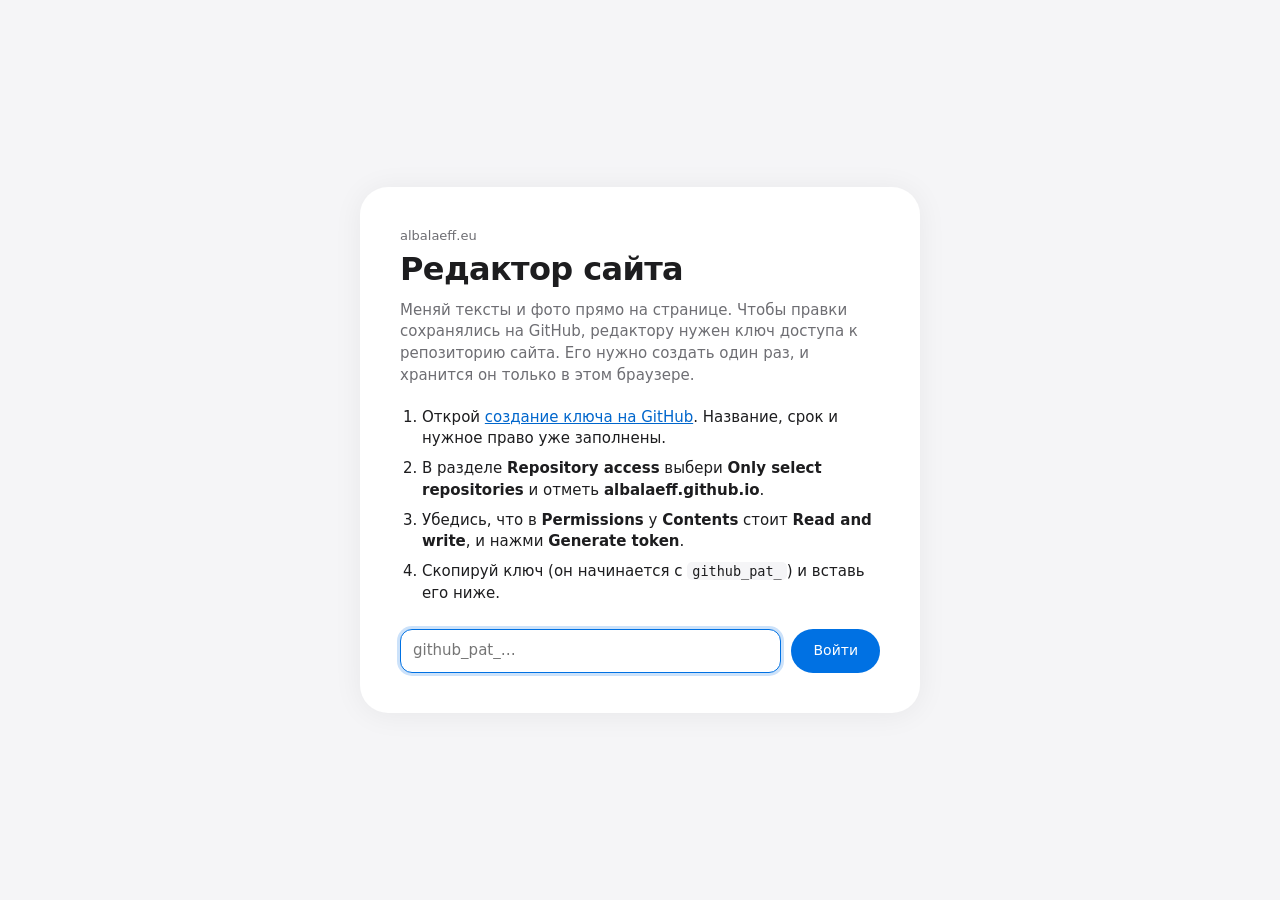
<file: admin/index.html>
<!DOCTYPE html>
<html lang="ru">
<head>
  <meta charset="utf-8">
  <meta name="viewport" content="width=device-width, initial-scale=1">
  <meta name="robots" content="noindex, nofollow">
  <title>Редактор сайта</title>
  <link rel="icon" href="../favicon.svg" type="image/svg+xml">
  <link rel="stylesheet" href="admin.css?v=20261101-1">
  <script type="module" src="admin.js?v=20261101-2"></script>
</head>
<body>
  <!-- Sign-in: a GitHub token with write access to the site repository -->
  <div class="login" id="login" hidden>
    <div class="login__card">
      <p class="login__eyebrow">albalaeff.eu</p>
      <h1 class="login__title">Редактор сайта</h1>
      <p class="login__lead">Меняй тексты и фото прямо на странице. Чтобы правки сохранялись на GitHub, редактору нужен ключ доступа к репозиторию сайта. Его нужно создать один раз, и хранится он только в этом браузере.</p>
      <ol class="login__steps">
        <li>Открой <a id="token-link" href="#" target="_blank" rel="noopener">создание ключа на GitHub</a>. Название, срок и нужное право уже заполнены.</li>
        <li>В разделе <b>Repository access</b> выбери <b>Only select repositories</b> и отметь <b>albalaeff.github.io</b>.</li>
        <li>Убедись, что в <b>Permissions</b> у <b>Contents</b> стоит <b>Read and write</b>, и нажми <b>Generate token</b>.</li>
        <li>Скопируй ключ (он начинается с <code>github_pat_</code>) и вставь его ниже.</li>
      </ol>
      <form class="login__form" id="login-form">
        <input class="input" id="token-input" type="password" placeholder="github_pat_…" autocomplete="off" spellcheck="false" required aria-label="Ключ GitHub">
        <button class="btn" type="submit" id="login-submit">Войти</button>
      </form>
      <p class="login__error" id="login-error" role="alert" hidden></p>
    </div>
  </div>

  <!-- Editor -->
  <div class="app" id="app" hidden>
    <header class="bar">
      <div class="bar__group">
        <span class="bar__title">Редактор</span>
        <label class="visually-hidden" for="page-select">Страница</label>
        <select class="select" id="page-select"></select>
        <div class="seg" role="group" aria-label="Ширина экрана">
          <button type="button" data-device="desktop" aria-pressed="true">Компьютер</button>
          <button type="button" data-device="mobile" aria-pressed="false">Телефон</button>
        </div>
      </div>
      <div class="bar__group bar__group--end">
        <span class="bar__status" id="status" aria-live="polite">Нет изменений</span>
        <button class="btn btn--ghost" type="button" id="discard" disabled>Отменить</button>
        <button class="btn" type="button" id="save" disabled>Сохранить</button>
        <details class="menu" id="menu">
          <summary class="menu__button" aria-label="Ещё">
            <svg viewBox="0 0 24 24" aria-hidden="true"><circle cx="5" cy="12" r="1.8"/><circle cx="12" cy="12" r="1.8"/><circle cx="19" cy="12" r="1.8"/></svg>
          </summary>
          <div class="menu__list">
            <a id="open-site" href="../" target="_blank" rel="noopener">Открыть сайт</a>
            <a id="open-history" href="#" target="_blank" rel="noopener">История изменений</a>
            <button type="button" id="logout">Выйти</button>
          </div>
        </details>
      </div>
    </header>

    <div class="hint" id="hint" hidden>
      <p>Нажми на любой текст и меняй его прямо на странице. Нажми на фото, чтобы заменить его. Когда закончишь, нажми «Сохранить».</p>
      <button class="hint__close" type="button" id="hint-close">Понятно</button>
    </div>

    <main class="stage" id="stage" data-device="desktop">
      <iframe class="frame" id="frame" title="Страница сайта"></iframe>
      <div class="loading" id="loading">Загружаю страницу…</div>
    </main>

    <!-- Floating toolbar for the text block being edited -->
    <div class="toolbar" id="toolbar" hidden>
      <button type="button" class="tool" data-cmd="bold" title="Жирный (Ctrl+B)"><b>B</b></button>
      <button type="button" class="tool" data-cmd="italic" title="Курсив (Ctrl+I)"><i>I</i></button>
      <span class="toolbar__link" id="link-wrap" hidden>
        <svg viewBox="0 0 24 24" aria-hidden="true"><path d="M10 14a4 4 0 0 0 5.7 0l3-3a4 4 0 0 0-5.7-5.7l-1 1"/><path d="M14 10a4 4 0 0 0-5.7 0l-3 3a4 4 0 0 0 5.7 5.7l1-1"/></svg>
        <input class="toolbar__input" id="link-input" type="text" spellcheck="false" aria-label="Адрес ссылки">
      </span>
      <button type="button" class="tool" id="revert" title="Вернуть как было">
        <svg viewBox="0 0 24 24" aria-hidden="true"><path d="M4 9h11a5 5 0 0 1 0 10H8"/><path d="M8 5 4 9l4 4"/></svg>
      </button>
    </div>

    <!-- Photo panel -->
    <aside class="panel" id="img-panel" hidden aria-labelledby="img-panel-title">
      <div class="panel__head">
        <h2 class="panel__title" id="img-panel-title">Фото</h2>
        <button class="panel__close" type="button" id="img-close" aria-label="Закрыть">
          <svg viewBox="0 0 24 24" aria-hidden="true"><path d="m6 6 12 12M18 6 6 18"/></svg>
        </button>
      </div>
      <div class="panel__preview"><img id="img-preview" alt=""></div>
      <label class="btn btn--ghost btn--block file">
        <input type="file" id="img-file" accept="image/jpeg,image/png,image/webp">
        Заменить фото…
      </label>
      <p class="panel__note">JPG, PNG или WebP. Большие фото уменьшаются до 2000 px по длинной стороне, данные о месте съёмки удаляются.</p>
      <label class="field">
        <span class="field__label">Описание фото (alt)</span>
        <textarea class="input" id="img-alt" rows="4"></textarea>
        <span class="field__hint">Его читают незрячие посетители и поисковики. Опиши, что на фото.</span>
      </label>
      <button class="btn btn--block" type="button" id="img-done">Готово</button>
    </aside>

    <div class="toast" id="toast" role="status" hidden></div>
  </div>
</body>
</html>
</file>
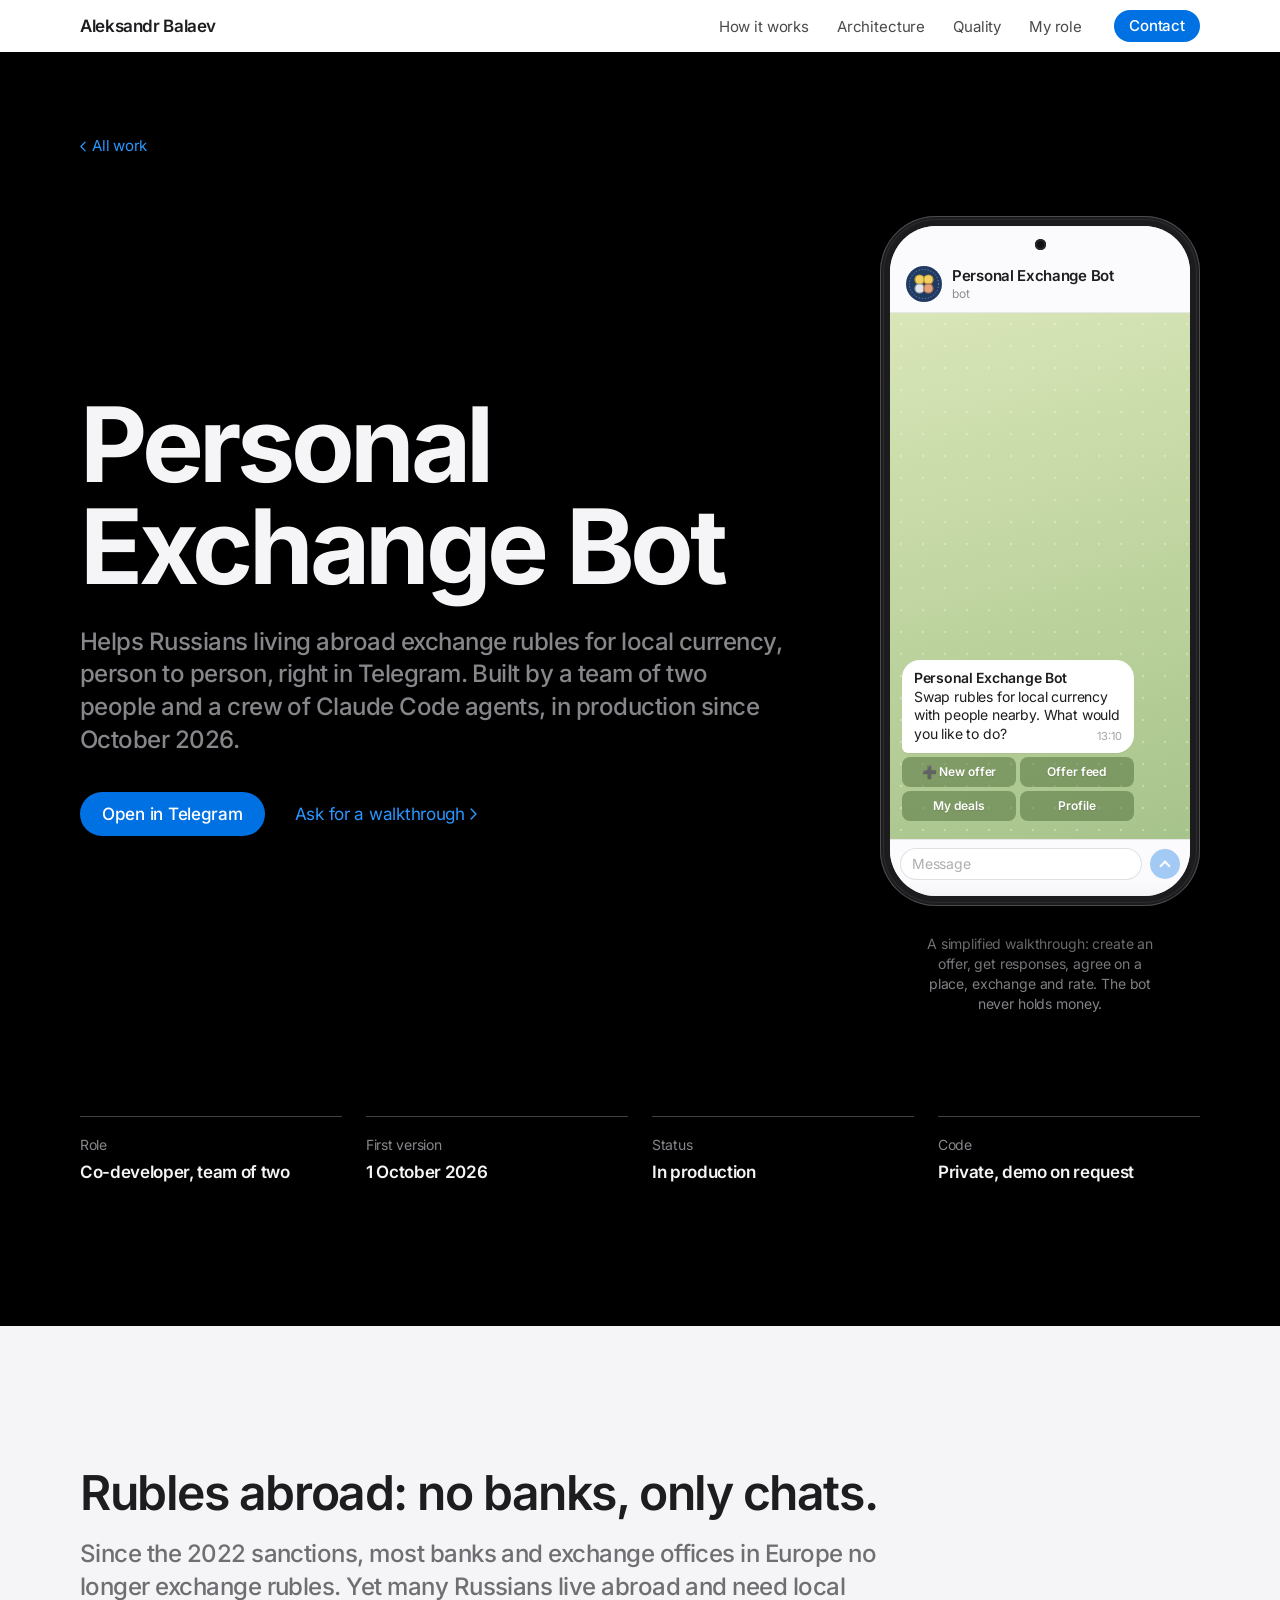
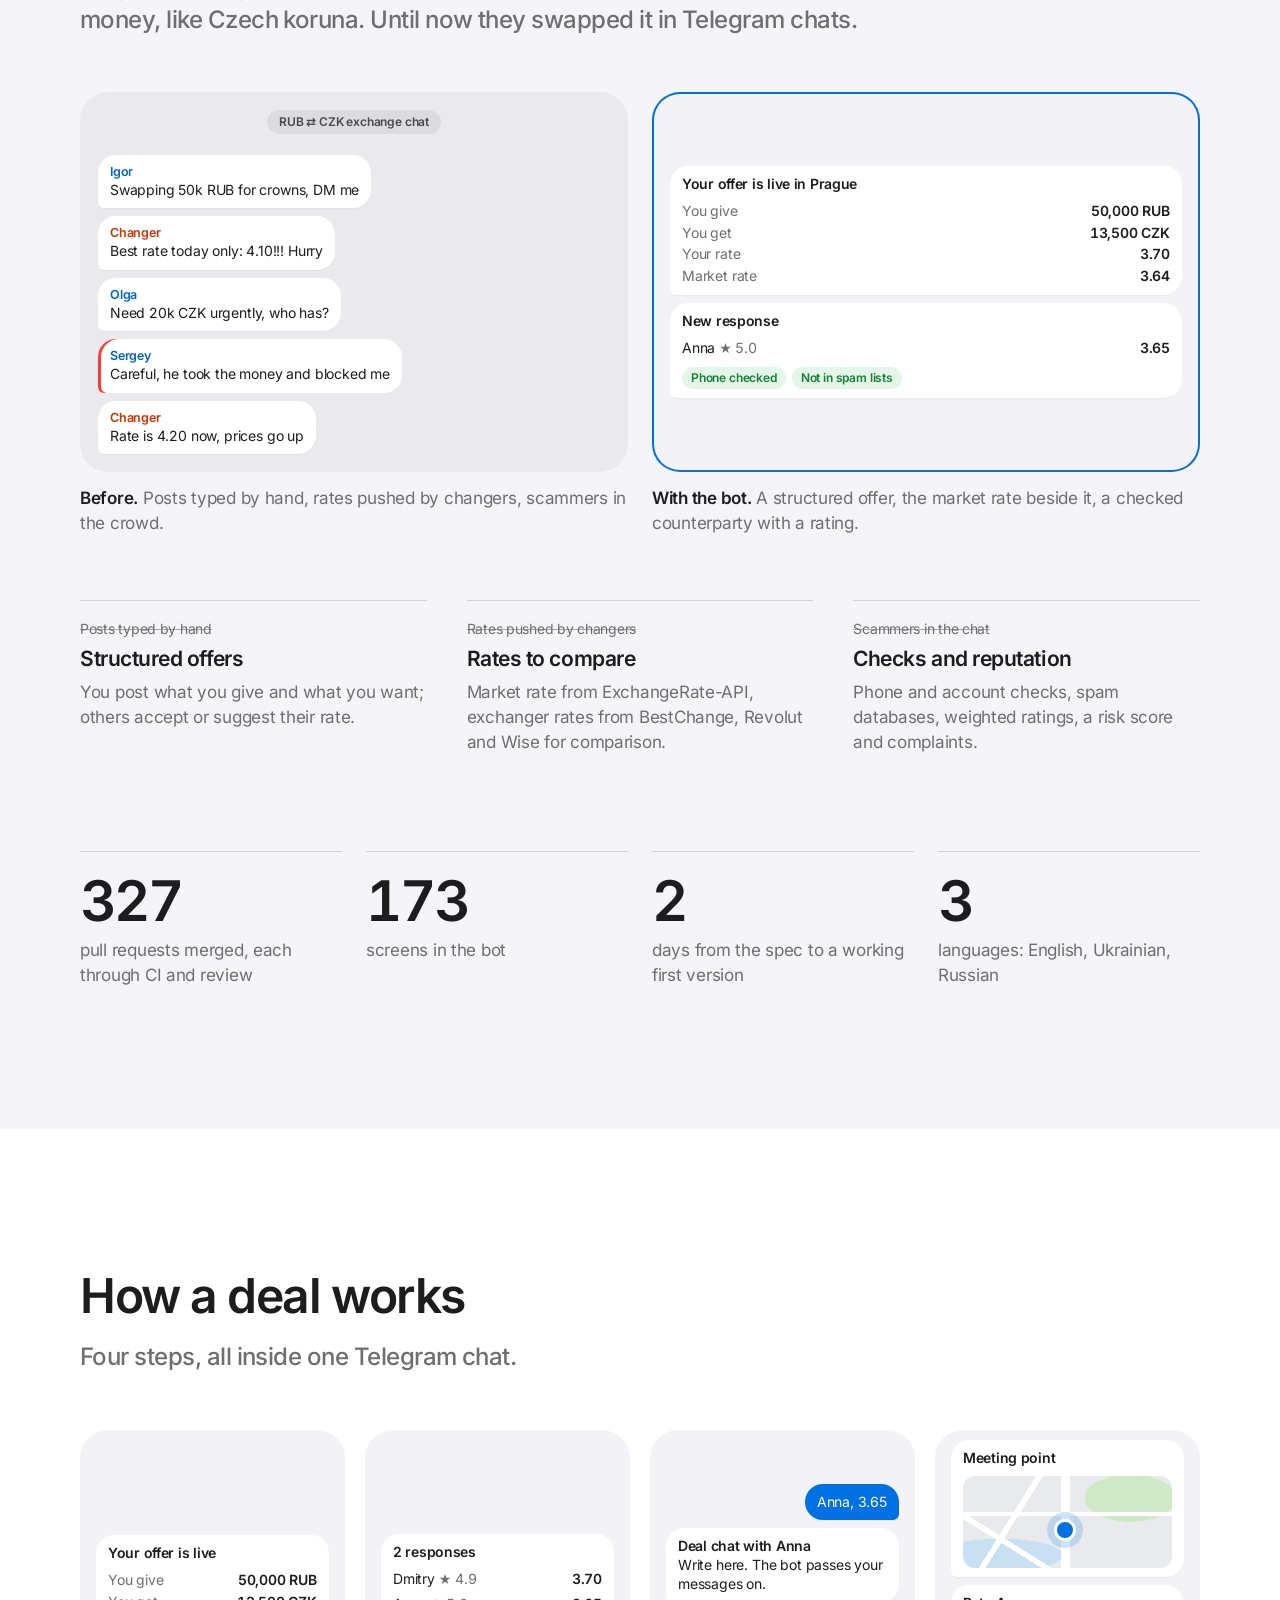
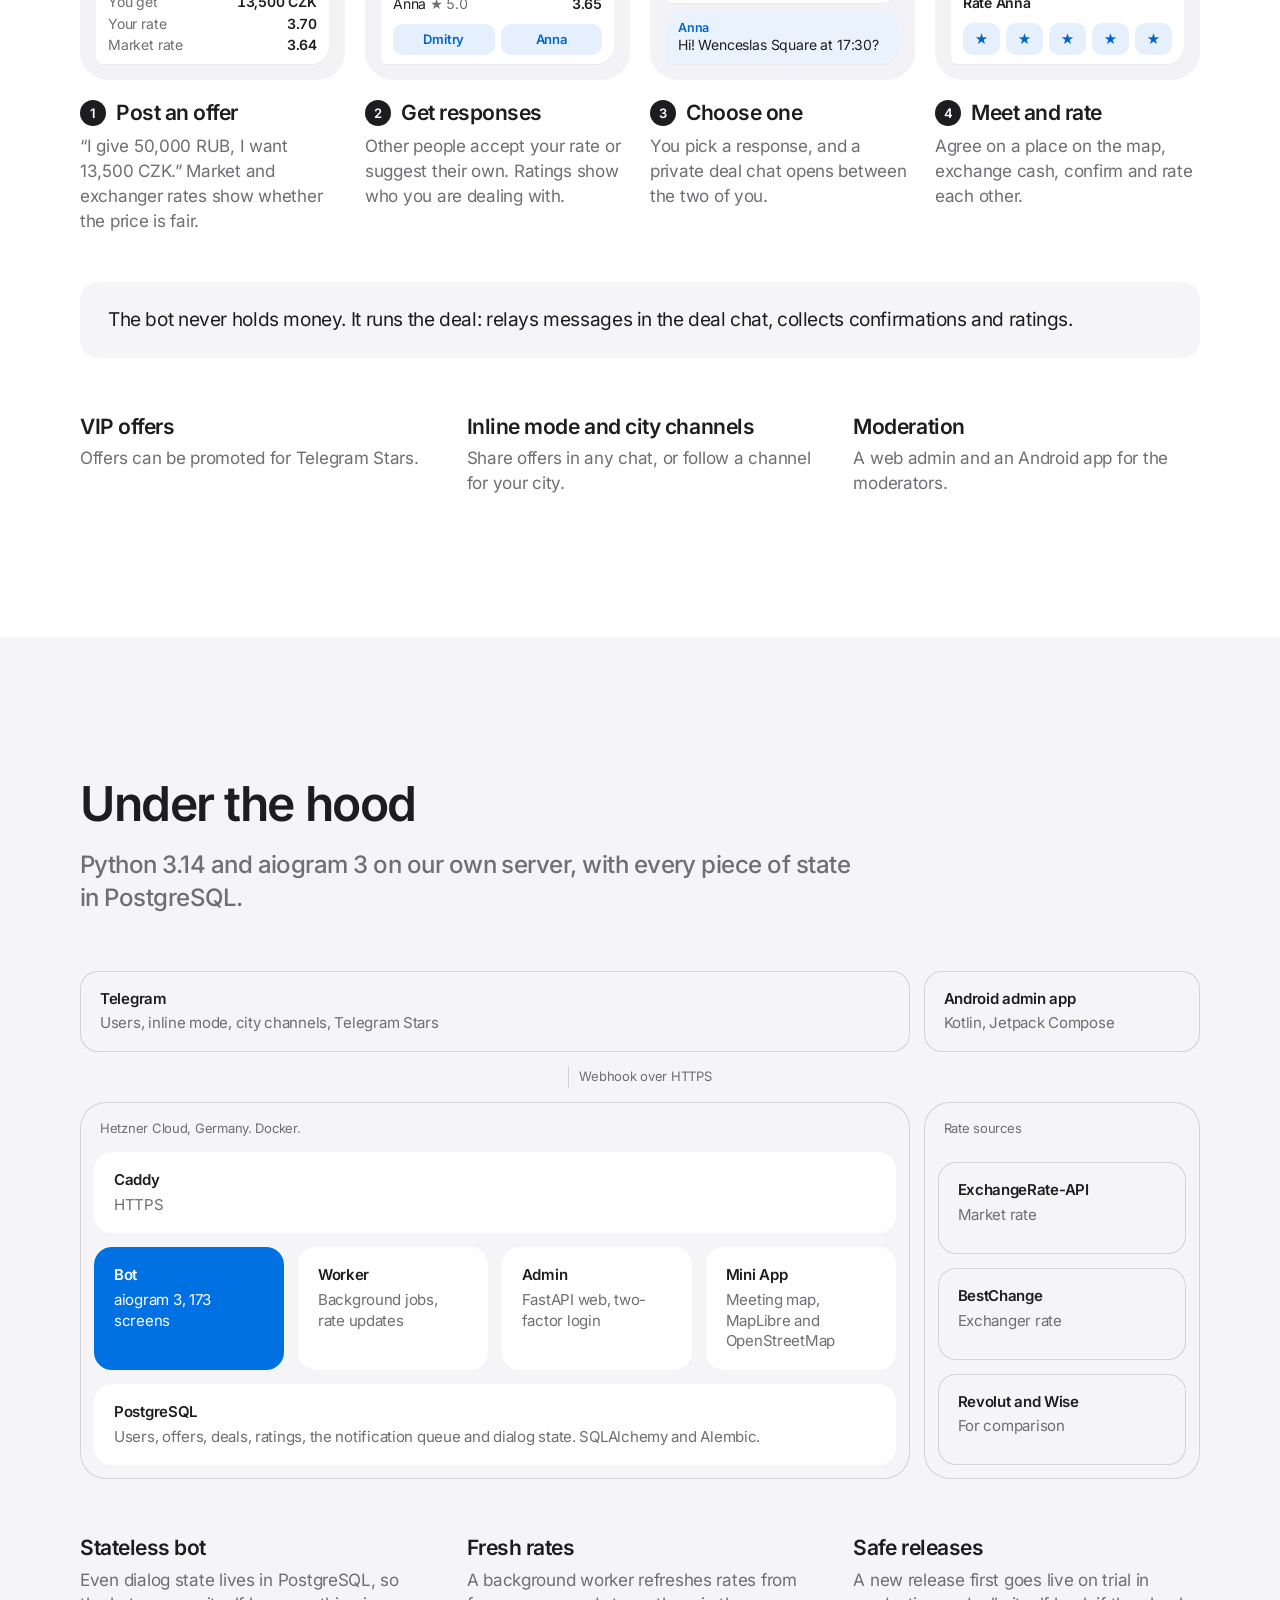
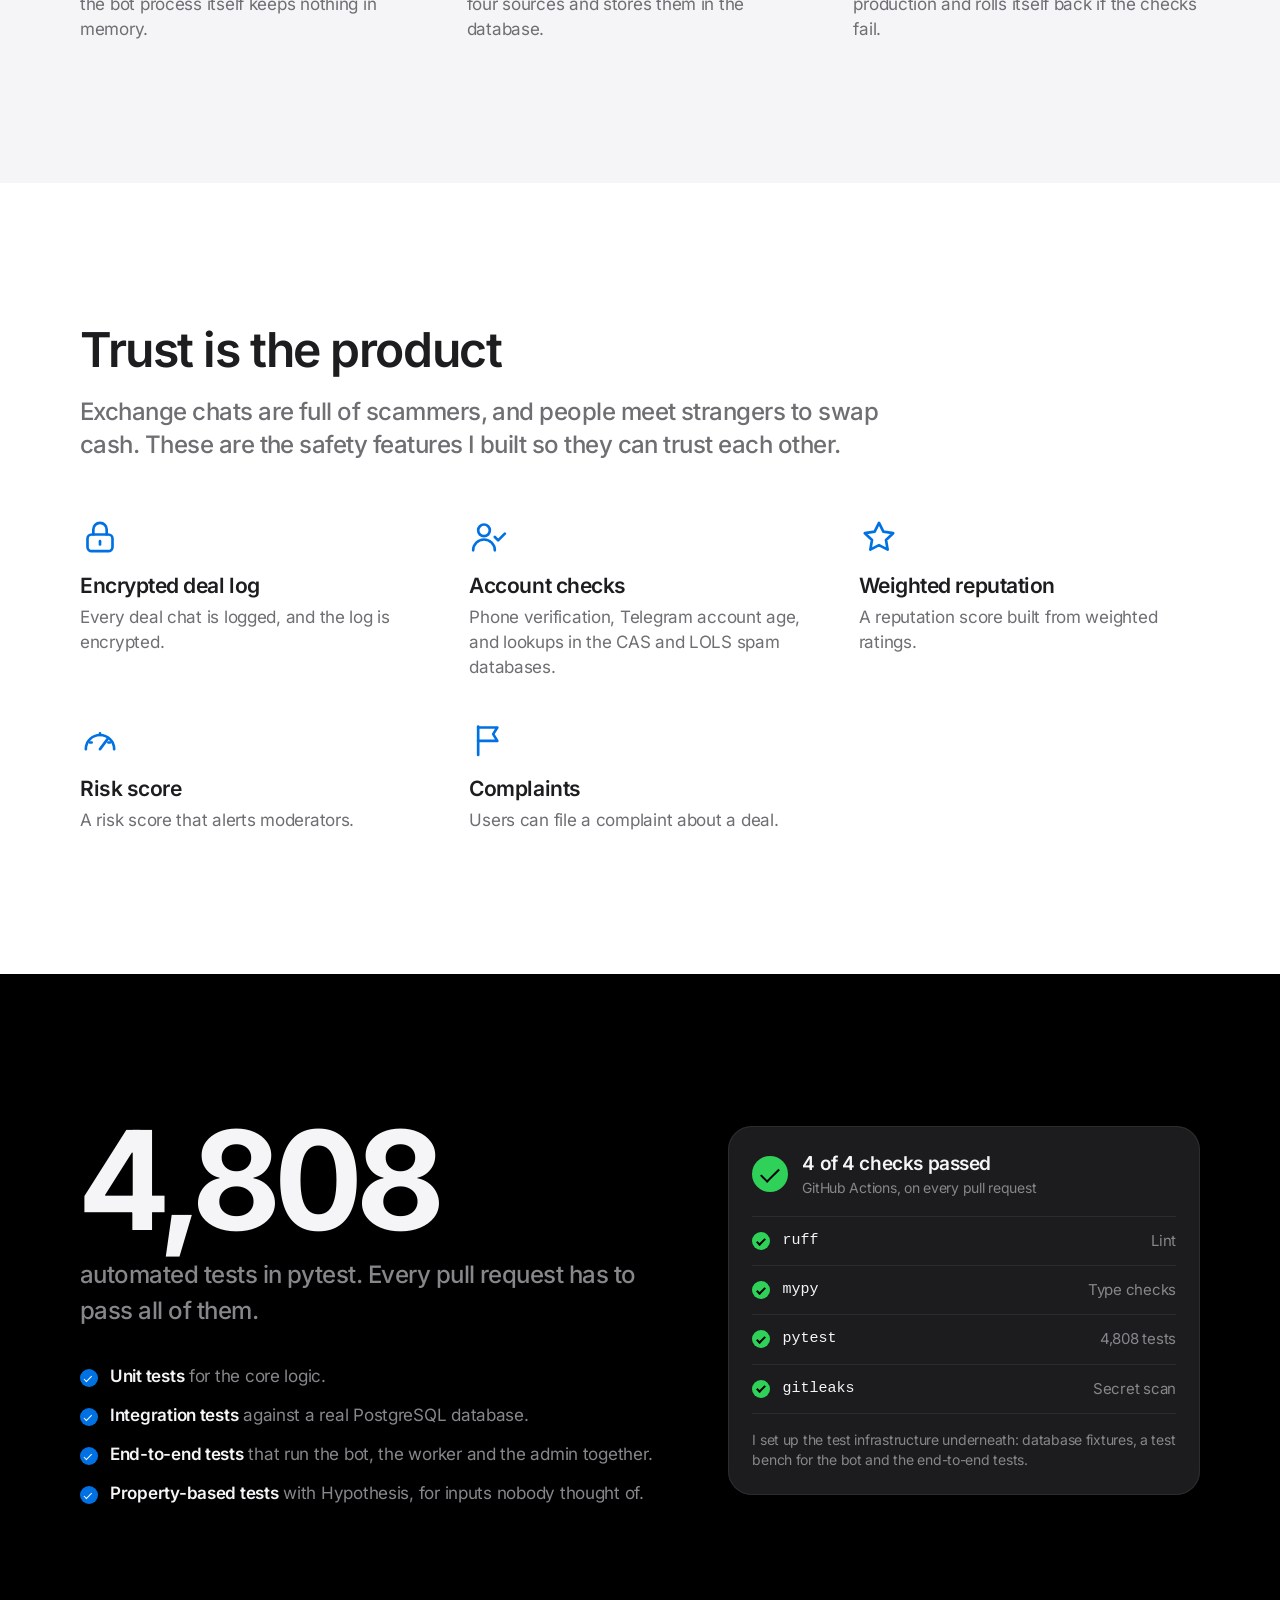
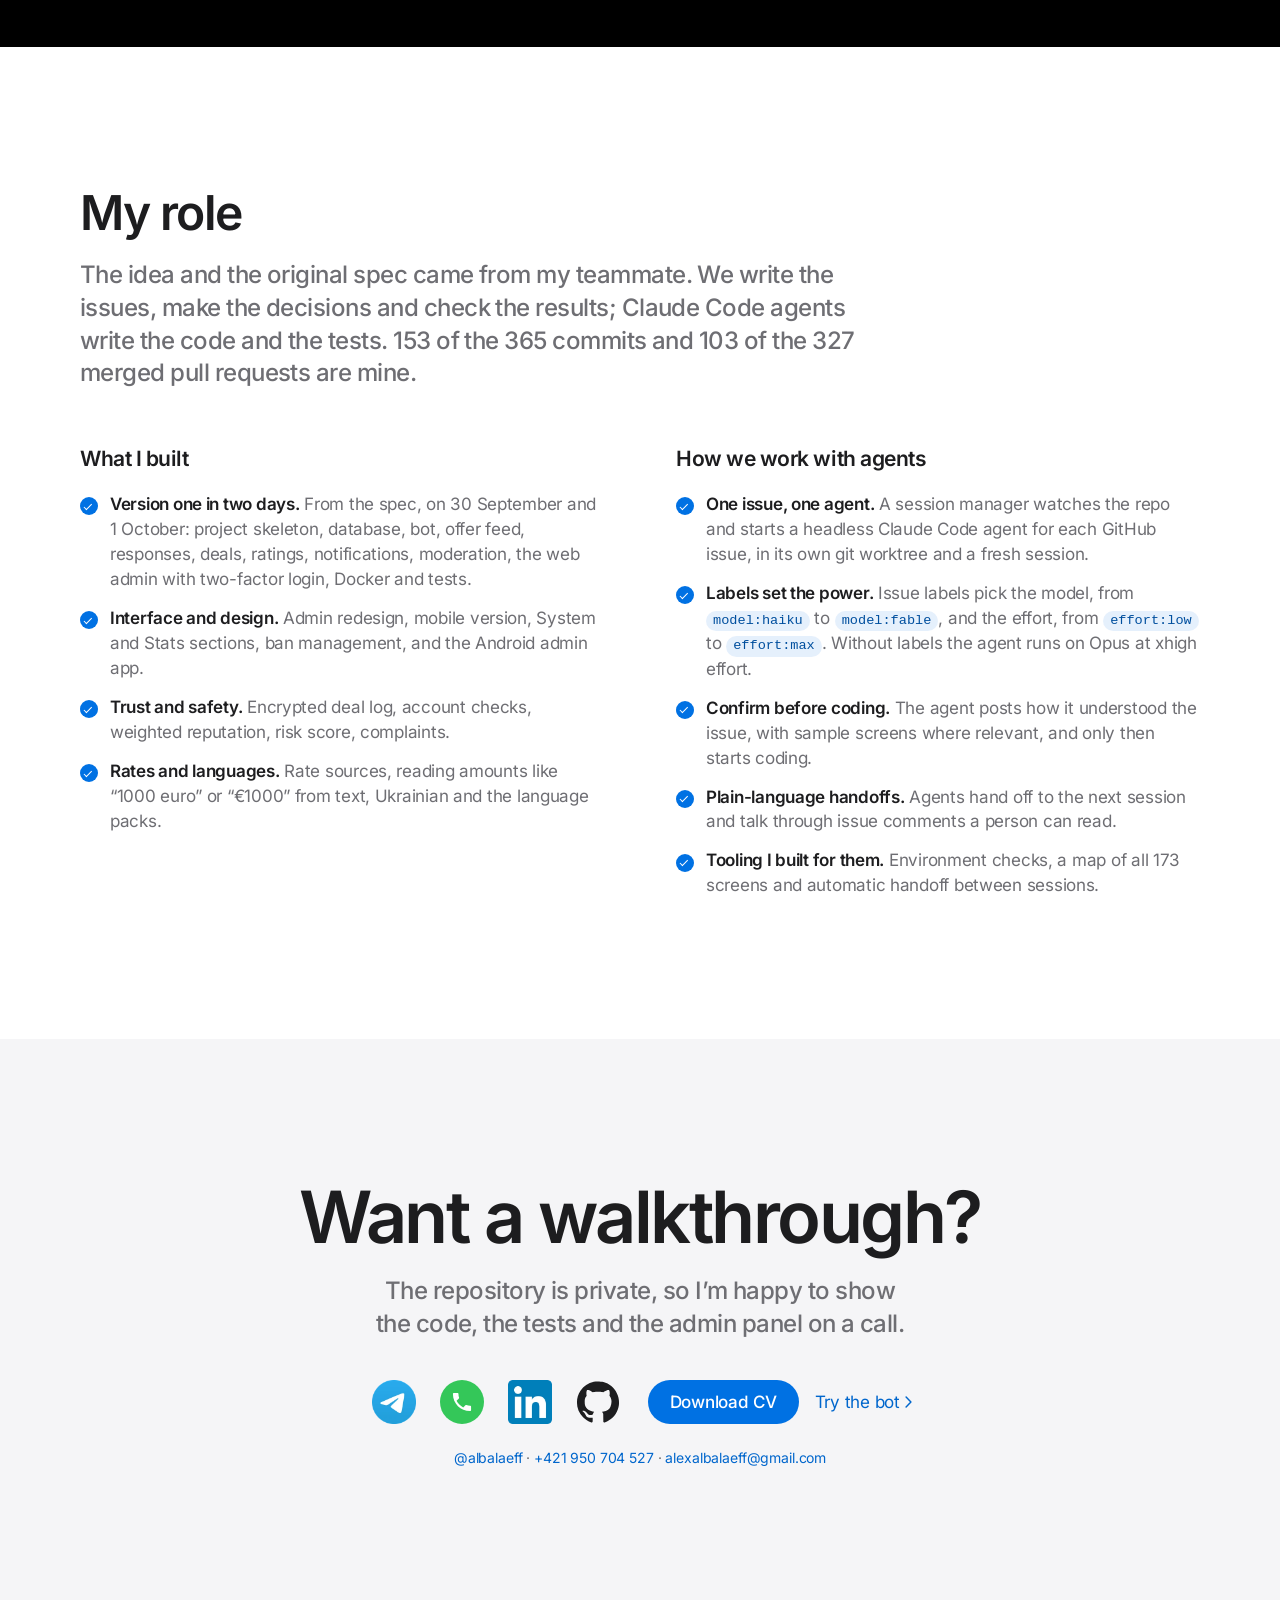
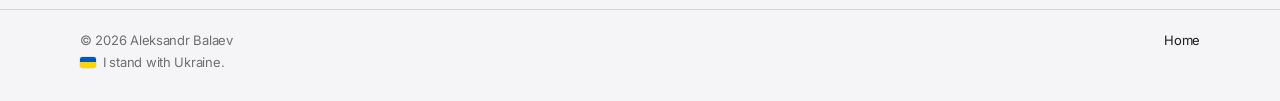
<file: work/personal-exchange-bot.html>
<!DOCTYPE html>
<html lang="en">
<head>
  <meta charset="utf-8">
  <meta name="viewport" content="width=device-width, initial-scale=1">
  <title>Personal Exchange Bot, a case study by Aleksandr Balaev</title>
  <meta name="description" content="How a team of two and Claude Code agents built Personal Exchange Bot: a Telegram service that helps Russians abroad exchange rubles person to person, instead of risky exchange chats. 4,808 automated tests, in production since October 2026.">
  <link rel="canonical" href="https://albalaeff.eu/work/personal-exchange-bot.html">
  <meta name="theme-color" content="#000000">

  <meta property="og:type" content="article">
  <meta property="og:site_name" content="Aleksandr Balaev">
  <meta property="og:title" content="Personal Exchange Bot, a case study">
  <meta property="og:description" content="Rubles for local currency, person to person, in Telegram. Co-built with Claude Code agents: 4,808 automated tests, 173 screens.">
  <meta property="og:url" content="https://albalaeff.eu/work/personal-exchange-bot.html">
  <meta property="og:image" content="https://albalaeff.eu/assets/img/og.jpg">
  <meta property="og:image:width" content="1200">
  <meta property="og:image:height" content="630">
  <meta name="twitter:card" content="summary_large_image">

  <link rel="icon" href="../favicon.svg" type="image/svg+xml">
  <link rel="icon" href="../favicon-32.png" sizes="32x32" type="image/png">
  <link rel="apple-touch-icon" href="../apple-touch-icon.png">
  <link rel="stylesheet" href="../assets/css/main.css?v=20261116-1">
</head>
<body>
  <a class="skip-link" href="#main">Skip to content</a>

  <nav class="nav" aria-label="Main">
    <div class="wrap nav__inner">
      <a class="nav__brand" href="../index.html">Aleksandr Balaev</a>
      <button class="nav__toggle" type="button" aria-expanded="false" aria-controls="nav-menu">
        <span></span><span></span>
        <b class="visually-hidden">Menu</b>
      </button>
      <div class="nav__menu" id="nav-menu">
        <ul class="nav__links">
          <li><a href="#how">How it works</a></li>
          <li><a href="#architecture">Architecture</a></li>
          <li><a href="#quality">Quality</a></li>
          <li><a href="#role">My role</a></li>
        </ul>
        <a class="nav__cta" href="#contact">Contact</a>
      </div>
    </div>
  </nav>

  <main id="main">
    <!-- Hero: live product -->
    <header class="section--stage cs-hero">
      <div class="wrap">
        <a class="back" href="../index.html#project">All work</a>
        <div class="cs-hero__grid">
          <div>
            <h1 class="display">Personal Exchange Bot</h1>
            <p class="lead">Helps Russians living abroad exchange rubles for local currency, person to person, right in Telegram. Built by a team of two people and a crew of Claude Code agents, in production since October 2026.</p>
            <div class="actions">
              <a class="btn" href="https://t.me/pfxybot" rel="noopener">Open in Telegram</a>
              <a class="more" href="#contact">Ask for a walkthrough</a>
            </div>
          </div>

          <div class="demo cs-hero__demo">
            <div class="phone" role="img" aria-label="Animated walkthrough of Personal Exchange Bot: creating an offer for 50,000 rubles in Prague, getting two responses, choosing one, picking a meeting point on a map, confirming the exchange and rating the other person.">
              <div class="phone__screen" aria-hidden="true">
                <div class="phone__status"></div>
                <div class="chat-head">
                  <div class="chat-head__avatar chat-head__avatar--coins"><svg viewBox="0 0 36 36" focusable="false"><circle cx="18" cy="18" r="18" fill="#1f3b63"/><circle cx="18" cy="18" r="14.6" fill="none" stroke="#fff" stroke-opacity=".5" stroke-width=".8" stroke-dasharray="1 2"/><g stroke-width="1.2"><circle cx="13.6" cy="13.6" r="4.6" fill="#f2cf63" stroke="#c99a2e"/><circle cx="22.4" cy="13.6" r="4.6" fill="#f2cf63" stroke="#c99a2e"/><circle cx="13.6" cy="22.4" r="4.6" fill="#e3e6ea" stroke="#9aa3ad"/><circle cx="22.4" cy="22.4" r="4.6" fill="#e3a37d" stroke="#b06a45"/></g></svg></div>
                  <div>
                    <p class="chat-head__name">Personal Exchange Bot</p>
                    <p class="chat-head__sub">bot</p>
                  </div>
                </div>
                <div class="chat" data-demo>
                  <div class="msg msg--wide" data-step="bot">
                    <p class="msg__title">Your offer is live in Prague</p>
                    <dl class="offer">
                      <div><dt>You give</dt><dd>50,000 RUB</dd></div>
                      <div><dt>You get</dt><dd>13,500 CZK</dd></div>
                      <div><dt>Your rate</dt><dd>3.70</dd></div>
                      <div><dt>Market rate</dt><dd>3.64</dd></div>
                    </dl>
                  </div>
                  <div class="msg msg--wide" data-step="bot">
                    <p class="msg__title">2 responses</p>
                    <ul class="replies">
                      <li><span>Dmitry <span class="replies__rating">★ 4.9</span></span><span class="replies__rate">3.70</span></li>
                      <li><span>Anna <span class="replies__rating">★ 5.0</span></span><span class="replies__rate">3.65</span></li>
                    </ul>
                    <div class="chips"><span class="chip">Dmitry</span><span class="chip">Anna</span></div>
                  </div>
                  <div class="msg msg--me" data-step="me">Anna, 3.65</div>
                  <div class="msg msg--wide" data-step="bot">
                    <p class="msg__title">Deal started with Anna</p>
                    <p>Pick a place to meet.</p>
                    <div class="map"><span class="map__pin"></span></div>
                    <p class="msg__note">Wenceslas Square, today at 17:30</p>
                  </div>
                  <div class="msg msg--me" data-step="me">Got 13,700 CZK. Done!</div>
                  <div class="msg msg--wide" data-step="bot">
                    <p class="msg__title">Both sides confirmed</p>
                    <p>How was the exchange with Anna?</p>
                    <div class="chips chips--stars"><span class="chip">★</span><span class="chip">★</span><span class="chip">★</span><span class="chip">★</span><span class="chip">★</span></div>
                  </div>
                </div>
              </div>
            </div>
            <div class="demo__caption">
              <p class="small">A simplified walkthrough: create an offer, get responses, agree on a place, exchange and rate. The bot never holds money.</p>
            </div>
          </div>
        </div>

        <dl class="facts">
          <div><dt>Role</dt><dd>Co-developer, team of two</dd></div>
          <div><dt>First version</dt><dd>1 October 2026</dd></div>
          <div><dt>Status</dt><dd>In production</dd></div>
          <div><dt>Code</dt><dd>Private, demo on request</dd></div>
        </dl>
      </div>
    </header>

    <!-- The problem: before and after -->
    <section class="section section--mist" aria-labelledby="idea-title">
      <div class="wrap">
        <div class="section-head">
          <h2 class="h2 h2--sm" id="idea-title">Rubles abroad: no banks, only chats.</h2>
          <p class="lead">Since the 2022 sanctions, most banks and exchange offices in Europe no longer exchange rubles. Yet many Russians live abroad and need local money, like Czech koruna. Until now they swapped it in Telegram chats.</p>
        </div>

        <div class="versus">
          <figure class="versus__side">
            <div class="versus__screen" aria-hidden="true">
              <p class="versus__chat-title">RUB ⇄ CZK exchange chat</p>
              <div class="msg msg--wide"><p class="msg__from">Igor</p><p>Swapping 50k RUB for crowns, DM me</p></div>
              <div class="msg msg--wide"><p class="msg__from msg__from--changer">Changer</p><p>Best rate today only: 4.10!!! Hurry</p></div>
              <div class="msg msg--wide"><p class="msg__from">Olga</p><p>Need 20k CZK urgently, who has?</p></div>
              <div class="msg msg--wide msg--alert"><p class="msg__from">Sergey</p><p>Careful, he took the money and blocked me</p></div>
              <div class="msg msg--wide"><p class="msg__from msg__from--changer">Changer</p><p>Rate is 4.20 now, prices go up</p></div>
            </div>
            <figcaption><strong>Before.</strong> Posts typed by hand, rates pushed by changers, scammers in the crowd.</figcaption>
          </figure>
          <figure class="versus__side">
            <div class="versus__screen" aria-hidden="true">
              <div class="msg msg--wide">
                <p class="msg__title">Your offer is live in Prague</p>
                <dl class="offer">
                  <div><dt>You give</dt><dd>50,000 RUB</dd></div>
                  <div><dt>You get</dt><dd>13,500 CZK</dd></div>
                  <div><dt>Your rate</dt><dd>3.70</dd></div>
                  <div><dt>Market rate</dt><dd>3.64</dd></div>
                </dl>
              </div>
              <div class="msg msg--wide">
                <p class="msg__title">New response</p>
                <ul class="replies">
                  <li><span>Anna <span class="replies__rating">★ 5.0</span></span><span class="replies__rate">3.65</span></li>
                </ul>
                <p class="trust"><span class="trust__chip">Phone checked</span><span class="trust__chip">Not in spam lists</span></p>
              </div>
            </div>
            <figcaption><strong>With the bot.</strong> A structured offer, the market rate beside it, a checked counterparty with a rating.</figcaption>
          </figure>
        </div>

        <ul class="fixes">
          <li>
            <p class="fixes__from">Posts typed by hand</p>
            <h3 class="h3">Structured offers</h3>
            <p>You post what you give and what you want; others accept or suggest their rate.</p>
          </li>
          <li>
            <p class="fixes__from">Rates pushed by changers</p>
            <h3 class="h3">Rates to compare</h3>
            <p>Market rate from ExchangeRate-API, exchanger rates from BestChange, Revolut and Wise for comparison.</p>
          </li>
          <li>
            <p class="fixes__from">Scammers in the chat</p>
            <h3 class="h3">Checks and reputation</h3>
            <p>Phone and account checks, spam databases, weighted ratings, a risk score and complaints.</p>
          </li>
        </ul>

        <div class="figures">
          <div class="figure">
            <p class="figure__num">327</p>
            <p class="figure__label">pull requests merged, each through CI and review</p>
          </div>
          <div class="figure">
            <p class="figure__num">173</p>
            <p class="figure__label">screens in the bot</p>
          </div>
          <div class="figure">
            <p class="figure__num">2</p>
            <p class="figure__label">days from the spec to a working first version</p>
          </div>
          <div class="figure">
            <p class="figure__num">3</p>
            <p class="figure__label">languages: English, Ukrainian, Russian</p>
          </div>
        </div>
      </div>
    </section>

    <!-- How a deal works: storyboard -->
    <section class="section" id="how" aria-labelledby="how-title">
      <div class="wrap">
        <div class="section-head">
          <h2 class="h2 h2--sm" id="how-title">How a deal works</h2>
          <p class="lead">Four steps, all inside one Telegram chat.</p>
        </div>

        <ol class="story">
          <li class="story__item">
            <div class="story__screen" aria-hidden="true">
              <div class="msg msg--wide">
                <p class="msg__title">Your offer is live</p>
                <dl class="offer">
                  <div><dt>You give</dt><dd>50,000 RUB</dd></div>
                  <div><dt>You get</dt><dd>13,500 CZK</dd></div>
                  <div><dt>Your rate</dt><dd>3.70</dd></div>
                  <div><dt>Market rate</dt><dd>3.64</dd></div>
                </dl>
              </div>
            </div>
            <h3 class="h3 story__title">Post an offer</h3>
            <p>“I give 50,000 RUB, I want 13,500 CZK.” Market and exchanger rates show whether the price is fair.</p>
          </li>
          <li class="story__item">
            <div class="story__screen" aria-hidden="true">
              <div class="msg msg--wide">
                <p class="msg__title">2 responses</p>
                <ul class="replies">
                  <li><span>Dmitry <span class="replies__rating">★ 4.9</span></span><span class="replies__rate">3.70</span></li>
                  <li><span>Anna <span class="replies__rating">★ 5.0</span></span><span class="replies__rate">3.65</span></li>
                </ul>
                <div class="chips"><span class="chip">Dmitry</span><span class="chip">Anna</span></div>
              </div>
            </div>
            <h3 class="h3 story__title">Get responses</h3>
            <p>Other people accept your rate or suggest their own. Ratings show who you are dealing with.</p>
          </li>
          <li class="story__item">
            <div class="story__screen" aria-hidden="true">
              <div class="msg msg--me">Anna, 3.65</div>
              <div class="msg msg--wide">
                <p class="msg__title">Deal chat with Anna</p>
                <p>Write here. The bot passes your messages on.</p>
              </div>
              <div class="msg msg--wide msg--relay">
                <p class="msg__from">Anna</p>
                <p>Hi! Wenceslas Square at 17:30?</p>
              </div>
            </div>
            <h3 class="h3 story__title">Choose one</h3>
            <p>You pick a response, and a private deal chat opens between the two of you.</p>
          </li>
          <li class="story__item">
            <div class="story__screen" aria-hidden="true">
              <div class="msg msg--wide">
                <p class="msg__title">Meeting point</p>
                <div class="map"><span class="map__pin"></span></div>
              </div>
              <div class="msg msg--wide">
                <p class="msg__title">Rate Anna</p>
                <div class="chips chips--stars"><span class="chip">★</span><span class="chip">★</span><span class="chip">★</span><span class="chip">★</span><span class="chip">★</span></div>
              </div>
            </div>
            <h3 class="h3 story__title">Meet and rate</h3>
            <p>Agree on a place on the map, exchange cash, confirm and rate each other.</p>
          </li>
        </ol>

        <p class="callout">The bot never holds money. It runs the deal: relays messages in the deal chat, collects confirmations and ratings.</p>

        <div class="notes">
          <div>
            <h3 class="h3">VIP offers</h3>
            <p>Offers can be promoted for Telegram Stars.</p>
          </div>
          <div>
            <h3 class="h3">Inline mode and city channels</h3>
            <p>Share offers in any chat, or follow a channel for your city.</p>
          </div>
          <div>
            <h3 class="h3">Moderation</h3>
            <p>A web admin and an Android app for the moderators.</p>
          </div>
        </div>
      </div>
    </section>

    <!-- Architecture -->
    <section class="section section--mist" id="architecture" aria-labelledby="arch-title">
      <div class="wrap">
        <div class="section-head">
          <h2 class="h2 h2--sm" id="arch-title">Under the hood</h2>
          <p class="lead">Python 3.14 and aiogram 3 on our own server, with every piece of state in PostgreSQL.</p>
        </div>

        <div class="arch" role="img" aria-label="Architecture: Telegram sends updates over a webhook to Caddy on a Hetzner Cloud server in Germany. Behind Caddy run the bot, a worker, the admin and a Mini App, all in Docker and all using one PostgreSQL database. The worker pulls rates from ExchangeRate-API, BestChange, Revolut and Wise. Moderators also use an Android admin app.">
          <div class="arch__row arch__row--split">
            <div class="node node--outline">
              <p class="node__title">Telegram</p>
              <p class="node__text">Users, inline mode, city channels, Telegram Stars</p>
            </div>
            <div class="node node--outline">
              <p class="node__title">Android admin app</p>
              <p class="node__text">Kotlin, Jetpack Compose</p>
            </div>
          </div>
          <p class="arch__link">Webhook over HTTPS</p>
          <div class="arch__row arch__row--split">
            <div class="arch__host">
              <p class="arch__host-label">Hetzner Cloud, Germany. Docker.</p>
              <div class="node">
                <p class="node__title">Caddy</p>
                <p class="node__text">HTTPS</p>
              </div>
              <div class="arch__row arch__row--4">
                <div class="node node--accent">
                  <p class="node__title">Bot</p>
                  <p class="node__text">aiogram 3, 173 screens</p>
                </div>
                <div class="node">
                  <p class="node__title">Worker</p>
                  <p class="node__text">Background jobs, rate updates</p>
                </div>
                <div class="node">
                  <p class="node__title">Admin</p>
                  <p class="node__text">FastAPI web, two-factor login</p>
                </div>
                <div class="node">
                  <p class="node__title">Mini App</p>
                  <p class="node__text">Meeting map, MapLibre and OpenStreetMap</p>
                </div>
              </div>
              <div class="node">
                <p class="node__title">PostgreSQL</p>
                <p class="node__text">Users, offers, deals, ratings, the notification queue and dialog state. SQLAlchemy and Alembic.</p>
              </div>
            </div>
            <div class="arch__host">
              <p class="arch__host-label">Rate sources</p>
              <div class="node node--outline">
                <p class="node__title">ExchangeRate-API</p>
                <p class="node__text">Market rate</p>
              </div>
              <div class="node node--outline">
                <p class="node__title">BestChange</p>
                <p class="node__text">Exchanger rate</p>
              </div>
              <div class="node node--outline">
                <p class="node__title">Revolut and Wise</p>
                <p class="node__text">For comparison</p>
              </div>
            </div>
          </div>
        </div>

        <div class="notes">
          <div>
            <h3 class="h3">Stateless bot</h3>
            <p>Even dialog state lives in PostgreSQL, so the bot process itself keeps nothing in memory.</p>
          </div>
          <div>
            <h3 class="h3">Fresh rates</h3>
            <p>A background worker refreshes rates from four sources and stores them in the database.</p>
          </div>
          <div>
            <h3 class="h3">Safe releases</h3>
            <p>A new release first goes live on trial in production and rolls itself back if the checks fail.</p>
          </div>
        </div>
      </div>
    </section>

    <!-- Trust & safety -->
    <section class="section" aria-labelledby="trust-title">
      <div class="wrap">
        <div class="section-head">
          <h2 class="h2 h2--sm" id="trust-title">Trust is the product</h2>
          <p class="lead">Exchange chats are full of scammers, and people meet strangers to swap cash. These are the safety features I built so they can trust each other.</p>
        </div>
        <ul class="icon-grid">
          <li>
            <svg class="icon" viewBox="0 0 24 24" aria-hidden="true"><rect x="4.5" y="10.5" width="15" height="10" rx="2.5"/><path d="M8 10.5V7.5a4 4 0 0 1 8 0v3"/><path d="M12 14.5v2"/></svg>
            <h3 class="h3">Encrypted deal log</h3>
            <p>Every deal chat is logged, and the log is encrypted.</p>
          </li>
          <li>
            <svg class="icon" viewBox="0 0 24 24" aria-hidden="true"><circle cx="9" cy="8" r="3.5"/><path d="M2.5 20a6.5 6.5 0 0 1 13 0"/><path d="m15.5 12 2 2 4-4"/></svg>
            <h3 class="h3">Account checks</h3>
            <p>Phone verification, Telegram account age, and lookups in the CAS and LOLS spam databases.</p>
          </li>
          <li>
            <svg class="icon" viewBox="0 0 24 24" aria-hidden="true"><path d="m12 3.5 2.6 5.3 5.9.9-4.3 4.1 1 5.8L12 16.9l-5.2 2.7 1-5.8-4.3-4.1 5.9-.9z"/></svg>
            <h3 class="h3">Weighted reputation</h3>
            <p>A reputation score built from weighted ratings.</p>
          </li>
          <li>
            <svg class="icon" viewBox="0 0 24 24" aria-hidden="true"><path d="M3.5 17.5a8.5 8.5 0 1 1 17 0"/><path d="m12 17.5 4.5-6"/><path d="M6 13.5h1M12 8v1M17 13.5h1"/></svg>
            <h3 class="h3">Risk score</h3>
            <p>A risk score that alerts moderators.</p>
          </li>
          <li>
            <svg class="icon" viewBox="0 0 24 24" aria-hidden="true"><path d="M5.5 21V4"/><path d="M5.5 4.5h11.5l-2.5 4 2.5 4H5.5"/></svg>
            <h3 class="h3">Complaints</h3>
            <p>Users can file a complaint about a deal.</p>
          </li>
        </ul>
      </div>
    </section>

    <!-- Quality -->
    <section class="section section--stage" id="quality" aria-labelledby="quality-title">
      <div class="wrap">
        <h2 class="visually-hidden" id="quality-title">Quality</h2>
        <div class="quality">
          <div>
            <p class="bignum">4,808</p>
            <p class="bignum__label">automated tests in pytest. Every pull request has to pass all of them.</p>
            <ul class="ticks quality__kinds">
              <li><strong>Unit tests</strong> <span>for the core logic.</span></li>
              <li><strong>Integration tests</strong> <span>against a real PostgreSQL database.</span></li>
              <li><strong>End-to-end tests</strong> <span>that run the bot, the worker and the admin together.</span></li>
              <li><strong>Property-based tests</strong> <span>with Hypothesis, for inputs nobody thought of.</span></li>
            </ul>
          </div>
          <div class="checks">
            <div class="checks__head">
              <span class="checks__badge" aria-hidden="true"></span>
              <div>
                <p class="checks__title">4 of 4 checks passed</p>
                <p class="checks__sub">GitHub Actions, on every pull request</p>
              </div>
            </div>
            <ol class="checks__list">
              <li><span class="checks__ok" aria-hidden="true"></span><b>ruff</b><span>Lint</span></li>
              <li><span class="checks__ok" aria-hidden="true"></span><b>mypy</b><span>Type checks</span></li>
              <li><span class="checks__ok" aria-hidden="true"></span><b>pytest</b><span>4,808 tests</span></li>
              <li><span class="checks__ok" aria-hidden="true"></span><b>gitleaks</b><span>Secret scan</span></li>
            </ol>
            <p class="checks__note">I set up the test infrastructure underneath: database fixtures, a test bench for the bot and the end-to-end tests.</p>
          </div>
        </div>
      </div>
    </section>

    <!-- My role -->
    <section class="section" id="role" aria-labelledby="role-title">
      <div class="wrap">
        <div class="section-head">
          <h2 class="h2 h2--sm" id="role-title">My role</h2>
          <p class="lead">The idea and the original spec came from my teammate. We write the issues, make the decisions and check the results; Claude Code agents write the code and the tests. 153 of the 365 commits and 103 of the 327 merged pull requests are mine.</p>
        </div>
        <div class="split">
          <div>
            <h3 class="h3">What I built</h3>
            <ul class="ticks">
              <li><strong>Version one in two days.</strong> <span>From the spec, on 30 September and 1 October: project skeleton, database, bot, offer feed, responses, deals, ratings, notifications, moderation, the web admin with two-factor login, Docker and tests.</span></li>
              <li><strong>Interface and design.</strong> <span>Admin redesign, mobile version, System and Stats sections, ban management, and the Android admin app.</span></li>
              <li><strong>Trust and safety.</strong> <span>Encrypted deal log, account checks, weighted reputation, risk score, complaints.</span></li>
              <li><strong>Rates and languages.</strong> <span>Rate sources, reading amounts like “1000 euro” or “€1000” from text, Ukrainian and the language packs.</span></li>
            </ul>
          </div>
          <div>
            <h3 class="h3">How we work with agents</h3>
            <ul class="ticks">
              <li><strong>One issue, one agent.</strong> <span>A session manager watches the repo and starts a headless Claude Code agent for each GitHub issue, in its own git worktree and a fresh session.</span></li>
              <li><strong>Labels set the power.</strong> <span>Issue labels pick the model, from <code class="label">model:haiku</code> to <code class="label">model:fable</code>, and the effort, from <code class="label">effort:low</code> to <code class="label">effort:max</code>. Without labels the agent runs on Opus at xhigh effort.</span></li>
              <li><strong>Confirm before coding.</strong> <span>The agent posts how it understood the issue, with sample screens where relevant, and only then starts coding.</span></li>
              <li><strong>Plain-language handoffs.</strong> <span>Agents hand off to the next session and talk through issue comments a person can read.</span></li>
              <li><strong>Tooling I built for them.</strong> <span>Environment checks, a map of all 173 screens and automatic handoff between sessions.</span></li>
            </ul>
          </div>
        </div>
      </div>
    </section>

    <!-- CTA -->
    <section class="section section--mist contact" id="contact" aria-labelledby="contact-title">
      <div class="wrap wrap--narrow">
        <h2 class="h2" id="contact-title">Want a walkthrough?</h2>
        <p class="lead">The repository is private, so I’m happy to show the code, the tests and the admin panel on a call.</p>
        <div class="actions actions--center contact__links">
          <a class="social" href="https://t.me/albalaeff" rel="noopener" aria-label="Telegram: @albalaeff" title="Telegram"><img src="../assets/img/telegram-logo.webp" width="48" height="48" alt="" decoding="async"></a>
          <a class="social social--phone" href="tel:+421950704527" aria-label="Phone: +421 950 704 527" title="+421 950 704 527"><svg viewBox="0 0 48 48" aria-hidden="true" focusable="false"><circle cx="24" cy="24" r="24" fill="#34c759"/><path fill="#fff" transform="translate(10.8 10.8) scale(1.1)" d="M6.6 10.8c1.4 2.8 3.8 5.1 6.6 6.6l2.2-2.2c.3-.3.7-.4 1-.2 1.1.4 2.3.6 3.6.6.6 0 1 .4 1 1V20c0 .6-.4 1-1 1C10.6 21 3 13.4 3 4c0-.6.4-1 1-1h3.5c.6 0 1 .4 1 1 0 1.3.2 2.5.6 3.6.1.3 0 .7-.2 1L6.6 10.8z"/></svg></a>
          <a class="social" href="https://www.linkedin.com/in/albalaeff" rel="noopener" aria-label="LinkedIn" title="LinkedIn"><img src="../assets/img/linkedin-logo.webp" width="48" height="48" alt="" decoding="async"></a>
          <a class="social social--github" href="https://github.com/albalaeff" rel="noopener" aria-label="GitHub" title="GitHub"><svg viewBox="0 0 240 240" aria-hidden="true" focusable="false"><path transform="translate(0 240) scale(.1 -.1)" d="M970 2301 c-305 -68 -555 -237 -727 -493 -301 -451 -241 -1056 143 -1442 115 -116 290 -228 422 -271 49 -16 55 -16 77 -1 24 16 25 20 25 135 l0 118 -88 -5 c-103 -5 -183 13 -231 54 -17 14 -50 62 -73 106 -38 74 -66 108 -144 177 -26 23 -27 24 -9 37 43 32 130 1 185 -65 96 -117 133 -148 188 -160 49 -10 94 -6 162 14 9 3 21 24 27 48 6 23 22 58 35 77 l24 35 -81 16 c-170 35 -275 96 -344 200 -64 96 -85 179 -86 334 0 146 16 206 79 288 28 36 31 47 23 68 -15 36 -11 188 5 234 13 34 20 40 47 43 45 5 129 -24 214 -72 l73 -42 64 15 c91 21 364 20 446 0 l62 -16 58 35 c77 46 175 82 224 82 39 0 39 -1 55 -52 17 -59 20 -166 5 -217 -8 -30 -6 -39 16 -68 109 -144 121 -383 29 -579 -62 -129 -193 -219 -369 -252 l-84 -16 31 -55 32 -56 3 -223 4 -223 25 -16 c23 -15 28 -15 76 2 80 27 217 101 292 158 446 334 590 933 343 1431 -145 293 -419 518 -733 602 -137 36 -395 44 -525 15z"/></svg></a>
          <a class="btn contact__cv" href="../assets/docs/Aleksandr-Balaev-CV.pdf?v=20261114" type="application/pdf">Download CV</a>
          <a class="more" href="https://t.me/pfxybot" rel="noopener">Try the bot</a>
        </div>
        <p class="contact__email small"><a href="https://t.me/albalaeff" rel="noopener">@albalaeff</a> · <a href="tel:+421950704527">+421&nbsp;950&nbsp;704&nbsp;527</a> · <a href="mailto:alexalbalaeff@gmail.com">alexalbalaeff@gmail.com</a></p>
      </div>
    </section>
  </main>

  <footer class="footer">
    <div class="wrap footer__inner">
      <div class="footer__about">
        <p>© 2026 Aleksandr Balaev</p>
        <p class="footer__ua"><span class="flag-ua" aria-hidden="true"></span>I stand with Ukraine.</p>
      </div>
      <ul class="footer__links">
        <li><a href="../index.html">Home</a></li>
      </ul>
    </div>
  </footer>

  <script src="../assets/js/main.js?v=20261101-12" defer></script>
</body>
</html>
</file>
<file: assets/css/main.css>
/* ==========================================================================
   Aleksandr Balaev — personal site
   Design language: Apple Human Interface Guidelines for the web.
   One family (SF Pro via the system stack, Inter as the cross-platform
   fallback), generous whitespace, black product stage, Tech Specs résumé.
   ========================================================================== */

/* ---------- Font (used only where SF Pro is not available) ---------- */
@font-face {
  font-family: "InterVariable";
  src: url("../fonts/inter-var-latin.woff2") format("woff2");
  font-weight: 100 900;
  font-style: normal;
  font-display: swap;
  unicode-range: U+0000-00FF, U+0131, U+0152-0153, U+02BB-02BC, U+02C6, U+02DA,
    U+02DC, U+0304, U+0308, U+0329, U+2000-206F, U+20AC, U+2122, U+2191, U+2193,
    U+2212, U+2215, U+2605, U+FEFF, U+FFFD;
}

/* ---------- Tokens ---------- */
:root {
  color-scheme: light dark;

  --paper: #ffffff;
  --mist: #f5f5f7;
  --ink: #1d1d1f;
  --graphite: #6e6e73;
  --hairline: #d2d2d7;
  --blue: #0071e3;
  --blue-hover: #0077ed;
  --link: #0066cc;
  --focus: #0071e3;
  --stage: #000000;
  --stage-ink: #f5f5f7;
  --stage-graphite: #86868b;
  --stage-link: #2997ff;
  --nav-bg: rgba(255, 255, 255, 0.72);
  --nav-line: rgba(0, 0, 0, 0.1);
  --card: #ffffff;
  --raised: #ffffff;
  --label-ink: #004f9e;

  --font: -apple-system, BlinkMacSystemFont, "InterVariable", system-ui,
    "Segoe UI", Roboto, "Helvetica Neue", Arial, sans-serif;

  --max: 1120px;
  --gutter: clamp(22px, 4vw, 40px);
  --section-pad: clamp(88px, 11vw, 150px);
  --radius-l: 28px;
  --radius-m: 18px;
}

@media (prefers-color-scheme: dark) {
  :root {
    --paper: #000000;
    --mist: #161617;
    --ink: #f5f5f7;
    --graphite: #a1a1a6;
    --hairline: #424245;
    --link: #2997ff;
    --focus: #2997ff;
    --nav-bg: rgba(22, 22, 23, 0.72);
    --nav-line: rgba(255, 255, 255, 0.12);
    --card: #000000;
    --raised: #2c2c2e;
    --label-ink: #8cc4ff;
  }
}

/* ---------- Base ---------- */
*,
*::before,
*::after {
  box-sizing: border-box;
}

html {
  -webkit-text-size-adjust: 100%;
  text-size-adjust: 100%;
  scroll-padding-top: 64px;
}

@media (prefers-reduced-motion: no-preference) {
  html {
    scroll-behavior: smooth;
  }
}

body {
  margin: 0;
  background: var(--paper);
  color: var(--ink);
  font-family: var(--font);
  font-size: 1.0625rem;
  line-height: 1.47;
  letter-spacing: -0.016em;
  font-synthesis-weight: none;
  -webkit-font-smoothing: antialiased;
  -moz-osx-font-smoothing: grayscale;
  text-rendering: optimizeLegibility;
}

body.is-locked {
  overflow: hidden;
}

h1,
h2,
h3,
h4,
p,
ol,
ul,
dl,
dd,
figure,
blockquote {
  margin: 0;
}

ul,
ol {
  padding: 0;
  list-style: none;
}

img {
  display: block;
  max-width: 100%;
  height: auto;
}

a {
  color: var(--link);
  text-decoration: none;
}

a:hover {
  text-decoration: underline;
  text-underline-offset: 0.18em;
}

:focus-visible {
  outline: 2px solid var(--focus);
  outline-offset: 3px;
  border-radius: 6px;
}

button {
  font: inherit;
  letter-spacing: inherit;
  color: inherit;
}

.visually-hidden {
  position: absolute !important;
  width: 1px;
  height: 1px;
  padding: 0;
  margin: -1px;
  overflow: hidden;
  clip: rect(0 0 0 0);
  white-space: nowrap;
  border: 0;
}

.skip-link {
  position: absolute;
  left: 12px;
  top: -60px;
  z-index: 100;
  padding: 10px 16px;
  border-radius: 980px;
  background: var(--blue);
  color: #fff;
  font-size: 0.875rem;
}

.skip-link:focus {
  top: 8px;
  text-decoration: none;
}

/* ---------- Layout ---------- */
.wrap {
  width: min(100% - 2 * var(--gutter), var(--max));
  margin-inline: auto;
}

.wrap--narrow {
  --max: 760px;
}

.section {
  padding-block: var(--section-pad);
}

.section--mist {
  background: var(--mist);
}

.section--stage {
  --ink: var(--stage-ink);
  --graphite: var(--stage-graphite);
  --link: var(--stage-link);
  --focus: var(--stage-link);
  --hairline: #424245;
  background: var(--stage);
  color: var(--stage-ink);
}

/* ---------- Type ---------- */
.display {
  font-size: clamp(3.25rem, 1.75rem + 6.4vw, 6.5rem);
  line-height: 0.98;
  font-weight: 700;
  letter-spacing: -0.042em;
}

.h2 {
  font-size: clamp(2.5rem, 1.55rem + 3.9vw, 4.5rem);
  line-height: 1.04;
  font-weight: 600;
  letter-spacing: -0.035em;
  text-wrap: balance;
}

.h2--sm {
  font-size: clamp(2rem, 1.4rem + 2.4vw, 3rem);
  line-height: 1.08;
  letter-spacing: -0.03em;
}

.h3 {
  font-size: 1.3125rem;
  line-height: 1.24;
  font-weight: 600;
  letter-spacing: -0.022em;
}

.lead {
  max-width: 34em;
  font-size: clamp(1.1875rem, 1.04rem + 0.6vw, 1.5rem);
  line-height: 1.36;
  font-weight: 500;
  letter-spacing: -0.022em;
  color: var(--graphite);
  text-wrap: pretty;
}

.small {
  font-size: 0.875rem;
  line-height: 1.43;
  letter-spacing: -0.01em;
  color: var(--graphite);
}

.section-head .lead {
  margin-top: 20px;
}

.section-head--center {
  text-align: center;
}

.section-head--center .lead {
  margin-inline: auto;
}

/* ---------- Buttons & links ---------- */
.actions {
  display: flex;
  flex-wrap: wrap;
  align-items: center;
  gap: 12px 30px;
  margin-top: 36px;
}

.actions--center {
  justify-content: center;
}

.btn {
  display: inline-flex;
  align-items: center;
  justify-content: center;
  min-height: 44px;
  padding: 0 22px;
  border: 0;
  border-radius: 980px;
  background: var(--blue);
  color: #fff;
  font-size: 1.0625rem;
  font-weight: 500;
  letter-spacing: -0.016em;
  cursor: pointer;
  transition: background-color 0.2s ease;
}

.btn:hover {
  background: var(--blue-hover);
  text-decoration: none;
}

.btn--ghost {
  background: transparent;
  color: var(--link);
  box-shadow: inset 0 0 0 1px currentColor;
}

.btn--ghost:hover {
  background: color-mix(in srgb, var(--link) 10%, transparent);
}

.more {
  display: inline-flex;
  align-items: center;
  min-height: 44px;
  font-size: 1.0625rem;
  font-weight: 400;
}

.more::after {
  content: "";
  flex: none;
  width: 0.42em;
  height: 0.74em;
  margin-left: 0.32em;
  background: currentColor;
  -webkit-mask: url("data:image/svg+xml,%3Csvg xmlns='http://www.w3.org/2000/svg' viewBox='0 0 8 14'%3E%3Cpath d='M1.2 1.2 6.8 7l-5.6 5.8' fill='none' stroke='%23000' stroke-width='1.7' stroke-linecap='round' stroke-linejoin='round'/%3E%3C/svg%3E")
    center / contain no-repeat;
  mask: url("data:image/svg+xml,%3Csvg xmlns='http://www.w3.org/2000/svg' viewBox='0 0 8 14'%3E%3Cpath d='M1.2 1.2 6.8 7l-5.6 5.8' fill='none' stroke='%23000' stroke-width='1.7' stroke-linecap='round' stroke-linejoin='round'/%3E%3C/svg%3E")
    center / contain no-repeat;
}

/* ---------- Navigation ---------- */
.nav {
  position: sticky;
  top: 0;
  z-index: 50;
  height: 52px;
  background: var(--nav-bg);
  -webkit-backdrop-filter: saturate(180%) blur(20px);
  backdrop-filter: saturate(180%) blur(20px);
  box-shadow: 0 1px 0 transparent;
  transition: box-shadow 0.3s ease, background-color 0.3s ease;
}

@supports not ((backdrop-filter: blur(1px)) or (-webkit-backdrop-filter: blur(1px))) {
  .nav {
    background: var(--paper);
  }
}

.nav.is-scrolled {
  box-shadow: 0 1px 0 var(--nav-line);
}

.nav__inner {
  display: flex;
  align-items: center;
  justify-content: space-between;
  height: 100%;
}

.nav__brand {
  color: var(--ink);
  font-size: 1.0625rem;
  font-weight: 600;
  letter-spacing: -0.022em;
}

.nav__brand:hover {
  text-decoration: none;
}

.nav__menu {
  display: flex;
  align-items: center;
  gap: 32px;
}

.nav__links {
  display: flex;
  gap: 28px;
}

.nav__links a {
  color: var(--ink);
  opacity: 0.8;
  font-size: 0.9375rem;
  letter-spacing: -0.01em;
  transition: opacity 0.2s ease;
}

.nav__brand,
.nav__links a,
.nav__cta {
  white-space: nowrap;
}

/* Tablets: seven items in the bar, so tighter spacing */
@media (min-width: 768px) and (max-width: 979.98px) {
  .nav__menu {
    gap: 16px;
  }

  .nav__links {
    gap: 16px;
  }
}

.nav__links a:hover {
  opacity: 1;
  text-decoration: none;
}

.nav__cta {
  display: inline-flex;
  align-items: center;
  min-height: 32px;
  padding: 0 15px;
  border-radius: 980px;
  background: var(--blue);
  color: #fff;
  font-size: 0.9375rem;
  font-weight: 500;
  letter-spacing: -0.01em;
}

.nav__cta:hover {
  background: var(--blue-hover);
  text-decoration: none;
}

.nav__toggle {
  display: none;
}

@media (max-width: 767px) {
  .nav__toggle {
    position: relative;
    display: inline-flex;
    width: 44px;
    height: 44px;
    margin-right: -12px;
    border: 0;
    background: transparent;
    cursor: pointer;
  }

  .nav__toggle span {
    position: absolute;
    left: 13px;
    width: 18px;
    height: 1.5px;
    border-radius: 1px;
    background: var(--ink);
    transition: transform 0.3s ease, top 0.3s ease;
  }

  .nav__toggle span:nth-of-type(1) {
    top: 18px;
  }

  .nav__toggle span:nth-of-type(2) {
    top: 25px;
  }

  .nav.is-open .nav__toggle span:nth-of-type(1) {
    top: 21.5px;
    transform: rotate(45deg);
  }

  .nav.is-open .nav__toggle span:nth-of-type(2) {
    top: 21.5px;
    transform: rotate(-45deg);
  }

  .nav.is-open {
    background: var(--paper);
  }

  .nav__menu {
    position: absolute;
    top: 52px;
    left: 0;
    right: 0;
    height: calc(100dvh - 52px);
    flex-direction: column;
    align-items: stretch;
    gap: 28px;
    padding: 12px var(--gutter) 40px;
    background: var(--paper);
    opacity: 0;
    visibility: hidden;
    transform: translateY(-8px);
    transition: opacity 0.25s ease, transform 0.25s ease, visibility 0s linear 0.25s;
  }

  .nav.is-open .nav__menu {
    opacity: 1;
    visibility: visible;
    transform: none;
    transition: opacity 0.25s ease, transform 0.25s ease;
  }

  .nav__links {
    flex-direction: column;
    gap: 0;
  }

  .nav__links a {
    display: block;
    padding: 8px 0;
    opacity: 1;
    font-size: 1.75rem;
    font-weight: 600;
    letter-spacing: -0.03em;
  }

  .nav__cta {
    align-self: flex-start;
    min-height: 44px;
    padding: 0 22px;
    font-size: 1.0625rem;
  }
}

@media (prefers-reduced-motion: reduce) {
  .nav__menu,
  .nav__toggle span {
    transition: none !important;
  }
}

/* ---------- Hero ---------- */
.hero {
  padding-block: clamp(56px, 8vw, 112px) clamp(88px, 10vw, 140px);
}

.hero__grid {
  display: grid;
  gap: 56px;
  align-items: end;
}

.hero__role {
  margin-bottom: 14px;
  color: var(--graphite);
  font-size: clamp(1.1875rem, 1rem + 0.8vw, 1.75rem);
  font-weight: 600;
  letter-spacing: -0.024em;
}

.hero .lead {
  margin-top: 32px;
  color: var(--ink);
  font-weight: 400;
}

.hero__meta {
  margin-top: 20px;
  color: var(--graphite);
}

.hero__photo {
  width: min(100%, 420px);
}

.hero__photo img {
  width: 100%;
  aspect-ratio: 4 / 5;
  object-fit: cover;
  border-radius: var(--radius-l);
}

@media (min-width: 880px) {
  .hero__grid {
    grid-template-columns: minmax(0, 1.3fr) minmax(0, 0.7fr);
    gap: 64px;
  }

  .hero__photo {
    justify-self: end;
  }
}

/* ---------- Product stage: live deal demo ---------- */
.stage__head {
  text-align: center;
}

.stage__head .lead {
  margin: 18px auto 0;
  text-wrap: balance;
}

.demo {
  display: grid;
  justify-items: center;
  gap: 28px;
  margin-top: clamp(56px, 7vw, 88px);
}

.demo__caption {
  display: grid;
  justify-items: center;
  gap: 4px;
  max-width: 30em;
  padding-inline: var(--gutter);
  text-align: center;
}

.phone {
  /* The demo keeps adding and removing messages. Without this, the browser's
     scroll anchoring can latch onto a message and scroll the page along with
     the chat, so the phone seems to follow the reader. */
  overflow-anchor: none;
  position: relative;
  width: 300px;
  height: 640px;
  padding: 10px;
  border-radius: 56px;
  background: #1c1c1e;
  box-shadow:
    inset 0 0 0 1px #4a4a4d,
    inset 0 0 0 3px #1c1c1e,
    inset 0 0 0 4px #2c2c2e,
    0 40px 90px -30px rgba(0, 0, 0, 0.9);
}

@media (max-width: 359px) {
  .phone {
    width: 272px;
    height: 580px;
  }
}

.phone__screen {
  position: relative;
  display: flex;
  flex-direction: column;
  height: 100%;
  overflow: hidden;
  border-radius: 46px;
  background: #f2f2f7;
  color: #1d1d1f;
  font-family: var(--font);
  font-size: 14px;
  line-height: 1.34;
  letter-spacing: -0.012em;
}

.phone__status {
  position: relative;
  flex: none;
  height: 38px;
  background: #fbfbfd;
}

.phone__status::after {
  content: "";
  position: absolute;
  top: 13px;
  left: 50%;
  width: 11px;
  height: 11px;
  margin-left: -5.5px;
  border-radius: 50%;
  background: #111114;
  box-shadow: inset 0 0 0 2px #26262b;
}

.chat-head {
  display: flex;
  flex: none;
  align-items: center;
  gap: 10px;
  padding: 2px 16px 10px;
  background: #fbfbfd;
  border-bottom: 1px solid rgba(0, 0, 0, 0.08);
}

.chat-head__avatar {
  display: grid;
  flex: none;
  place-items: center;
  width: 36px;
  height: 36px;
  border-radius: 50%;
  background: #0071e3;
  color: #fff;
  font-size: 13px;
  font-weight: 600;
  letter-spacing: 0;
}

.chat-head__name {
  font-size: 15px;
  font-weight: 600;
  letter-spacing: -0.02em;
}

.chat-head__sub {
  color: #8e8e93;
  font-size: 12px;
}

.chat {
  display: flex;
  flex: 1;
  flex-direction: column;
  justify-content: flex-end;
  gap: 8px;
  min-height: 0;
  padding: 12px 12px 18px;
  overflow: hidden;
}

.msg {
  align-self: flex-start;
  max-width: 84%;
  padding: 9px 12px;
  border-radius: 18px 18px 18px 6px;
  background: #ffffff;
  color: #1d1d1f;
  box-shadow: 0 1px 1px rgba(0, 0, 0, 0.04);
}

.msg--wide {
  width: 84%;
}

.msg--me {
  align-self: flex-end;
  border-radius: 18px 18px 6px 18px;
  background: #0071e3;
  color: #fff;
}

.msg__title {
  font-weight: 600;
  letter-spacing: -0.02em;
}

.msg__note {
  margin-top: 6px;
  color: #6e6e73;
  font-size: 12.5px;
}

.offer {
  display: grid;
  gap: 3px;
  margin-top: 8px;
  font-variant-numeric: tabular-nums;
}

.offer div {
  display: flex;
  justify-content: space-between;
  gap: 12px;
}

.offer dt {
  color: #6e6e73;
}

.offer dd {
  font-weight: 600;
}

.replies {
  display: grid;
  gap: 6px;
  margin-top: 8px;
  font-variant-numeric: tabular-nums;
}

.replies li {
  display: flex;
  justify-content: space-between;
  gap: 8px;
}

.replies__rating {
  color: #6e6e73;
}

.replies__rate {
  font-weight: 600;
}

.chips {
  display: grid;
  grid-template-columns: 1fr 1fr;
  gap: 6px;
  margin-top: 10px;
}

.chip {
  padding: 7px 6px;
  border-radius: 10px;
  background: rgba(0, 113, 227, 0.1);
  color: #0066cc;
  font-size: 13px;
  font-weight: 600;
  text-align: center;
}

.chips--stars {
  grid-template-columns: repeat(5, 1fr);
}

.chips--stars .chip {
  padding-inline: 0;
  font-size: 15px;
  line-height: 1.2;
}

.map {
  position: relative;
  height: 108px;
  margin-top: 9px;
  overflow: hidden;
  border-radius: 12px;
  background:
    linear-gradient(90deg, transparent 47%, #fff 47% 51%, transparent 51%),
    linear-gradient(0deg, transparent 56%, #fff 56% 61%, transparent 61%),
    linear-gradient(32deg, transparent 22%, #fff 22% 25%, transparent 25%),
    linear-gradient(-58deg, transparent 70%, #fff 70% 72.5%, transparent 72.5%),
    radial-gradient(ellipse 22% 26% at 80% 24%, #cfe8c6 98%, transparent 100%),
    radial-gradient(ellipse 30% 18% at 18% 86%, #c8e1f2 98%, transparent 100%),
    #e8eaed;
}

.map__pin {
  position: absolute;
  left: 49%;
  top: 58.5%;
  width: 16px;
  height: 16px;
  border-radius: 50%;
  background: #0071e3;
  transform: translate(-50%, -50%);
  box-shadow: 0 0 0 3px #fff, 0 0 0 10px rgba(0, 113, 227, 0.18);
}

.typing {
  display: inline-flex;
  gap: 4px;
  padding: 12px 14px;
}

.typing span {
  width: 7px;
  height: 7px;
  border-radius: 50%;
  background: #aeaeb2;
  animation: typing 1.1s infinite ease-in-out;
}

.typing span:nth-child(2) {
  animation-delay: 0.15s;
}

.typing span:nth-child(3) {
  animation-delay: 0.3s;
}

@keyframes typing {
  0%,
  60%,
  100% {
    opacity: 0.35;
    transform: translateY(0);
  }
  30% {
    opacity: 1;
    transform: translateY(-2px);
  }
}

.is-hidden {
  display: none !important;
}

.is-entering {
  opacity: 0;
  transform: translateY(10px) scale(0.98);
}

.msg,
.typing {
  transition: opacity 0.32s ease, transform 0.32s cubic-bezier(0.2, 0.8, 0.2, 1);
  transform-origin: bottom left;
}

.msg--me {
  transform-origin: bottom right;
}

@media (prefers-reduced-motion: reduce) {
  .msg,
  .typing,
  .typing span {
    transition: none;
    animation: none;
  }
}

/* Figures under the phone */
.figures {
  display: grid;
  grid-template-columns: repeat(2, minmax(0, 1fr));
  gap: 40px 24px;
  margin-top: clamp(72px, 9vw, 112px);
}

@media (min-width: 880px) {
  .figures {
    grid-template-columns: repeat(4, minmax(0, 1fr));
  }
}

.figure {
  padding-top: 20px;
  border-top: 1px solid var(--hairline);
}

.figure__num {
  font-size: clamp(2.5rem, 1.9rem + 2.2vw, 3.5rem);
  line-height: 1.04;
  font-weight: 600;
  letter-spacing: -0.04em;
  font-variant-numeric: tabular-nums;
}

.figure__label {
  margin-top: 8px;
  color: var(--graphite);
}

/* ---------- Feature list (my part) ---------- */
/* ---------- Steps (a real sequence) ---------- */
.steps {
  display: grid;
  gap: 40px;
  margin-top: 64px;
  counter-reset: step;
}

.step {
  position: relative;
  padding-top: 48px;
  counter-increment: step;
}

.step::before {
  content: counter(step);
  position: absolute;
  top: 0;
  left: 0;
  display: grid;
  place-items: center;
  width: 30px;
  height: 30px;
  border-radius: 50%;
  background: var(--ink);
  color: var(--paper);
  font-size: 0.875rem;
  font-weight: 600;
  letter-spacing: 0;
}

.step p {
  margin-top: 8px;
  color: var(--graphite);
}

@media (min-width: 880px) {
  .steps {
    grid-template-columns: repeat(4, minmax(0, 1fr));
    gap: 32px;
  }

  .step:not(:last-child)::after {
    content: "";
    position: absolute;
    top: 15px;
    left: 44px;
    right: -18px;
    height: 1px;
    background: var(--hairline);
  }
}

/* ---------- About ---------- */
.about {
  display: grid;
  gap: 24px 64px;
  align-items: start;
}

.about__text p {
  max-width: 34em;
  font-size: 1.1875rem;
  line-height: 1.47;
  letter-spacing: -0.02em;
}

.about__text p + p {
  margin-top: 1em;
}

@media (min-width: 880px) {
  .about {
    grid-template-columns: minmax(0, 0.8fr) minmax(0, 1.2fr);
  }
}

/* ---------- Résumé as Tech Specs ---------- */
.specs {
  margin-top: 56px;
  border-bottom: 1px solid var(--hairline);
}

.spec {
  display: grid;
  gap: 18px;
  padding-block: 36px;
  border-top: 1px solid var(--hairline);
}

@media (min-width: 760px) {
  .spec {
    grid-template-columns: 220px minmax(0, 1fr);
    gap: 32px;
  }
}

.spec__label {
  font-size: 1.3125rem;
  line-height: 1.24;
  font-weight: 600;
  letter-spacing: -0.022em;
}

.entry + .entry {
  margin-top: 32px;
}

.entry__title {
  font-size: 1.1875rem;
  line-height: 1.3;
  font-weight: 600;
  letter-spacing: -0.022em;
}

.entry__meta {
  margin-top: 2px;
  color: var(--graphite);
}

.entry__text {
  max-width: 38em;
  margin-top: 10px;
}

.entry__list {
  display: grid;
  gap: 6px;
  max-width: 38em;
  margin-top: 10px;
}

.entry__list li {
  position: relative;
  padding-left: 18px;
}

.entry__list li::before {
  content: "";
  position: absolute;
  left: 3px;
  top: 0.66em;
  width: 5px;
  height: 5px;
  border-radius: 50%;
  background: var(--graphite);
}

.edu {
  display: flex;
  gap: 20px;
  align-items: flex-start;
}

.edu__logo {
  display: block;
  flex: none;
  width: 64px;
  height: 64px;
  overflow: hidden;
  border-radius: 16px;
  background: #fff;
  box-shadow: 0 0 0 1px var(--hairline);
}

.edu__logo img {
  width: 100%;
  height: 100%;
  object-fit: contain;
}

.edu--sub {
  margin-top: 28px;
}

.edu .entry__text {
  margin-top: 6px;
}

.skillset {
  display: grid;
  gap: 28px;
}

/* Each skill row lines up with Experience and Education: 64px logo tile, text after it */
.skillset > div {
  min-height: 64px;
  padding-left: 84px;
}

.skill__logo {
  position: absolute;
  display: grid;
  place-items: center;
  width: 64px;
  height: 64px;
  margin-left: -84px;
  border-radius: 16px;
  background: #fff;
  box-shadow: 0 0 0 1px var(--hairline);
}

.skill__logo svg {
  width: 38px;
  height: 38px;
  overflow: visible; /* the living Claude spark's rays may reach past the box */
}

.book__page {
  fill: #e6effc;
  stroke: #2f6fd8;
  stroke-width: 1.6;
  stroke-linejoin: round;
}

.book__lines {
  fill: none;
  stroke: #2f6fd8;
  stroke-width: 1.4;
  stroke-linecap: round;
  opacity: 0.55;
}

.skillset dt {
  font-weight: 600;
  letter-spacing: -0.02em;
}

.skillset dd {
  max-width: 40em;
  margin-top: 2px;
  color: var(--graphite);
}

/* AI engineering: Claude hands issues to Claude Code agents and gets results back */
.orch {
  --ok: #248a3d;
  --run: var(--link);
  --claude: #d97757;
  max-width: 400px;
  padding: 14px 16px;
  border-radius: var(--radius-m);
  background: var(--mist);
}

@media (prefers-color-scheme: dark) {
  .orch {
    --ok: #30d158;
  }
}

.skillset .orch {
  max-width: 400px;
  margin-top: 18px;
  -webkit-user-select: none;
  user-select: none; /* its labels shouldn't end up in copied text */
}

/* Phones: the panel uses the full width under the text */
@media (max-width: 759px) {
  .skillset .orch {
    margin-left: -84px;
  }
}

.orch__svg {
  display: block;
  width: 100%;
  height: auto;
  overflow: visible;
}

.orch__links path {
  fill: none;
  stroke: var(--hairline);
  stroke-width: 1.5;
  stroke-dasharray: 3 4;
}

.orch__spark,
.orch__bot,
.orch__go,
.orch__halo {
  fill: var(--claude);
}

.orch__spark,
.orch__halo {
  transform-box: fill-box;
  transform-origin: center;
}

.orch__halo,
.orch__go,
.orch__back {
  opacity: 0;
}

.orch__back {
  fill: var(--ok);
}

.orch__card {
  fill: var(--raised);
  stroke: var(--hairline);
  stroke-width: 1;
}

.orch__name {
  fill: var(--ink);
  font: 600 11.5px/1 var(--font);
  letter-spacing: -0.01em;
}

.orch__state {
  font: 500 10.5px/1 var(--font);
  text-anchor: end;
  opacity: 0;
}

.orch__state--queued { fill: var(--graphite); }
.orch__state--running { fill: var(--run); }
.orch__state--done { fill: var(--ok); }

.orch__track {
  fill: var(--hairline);
  opacity: 0.6;
}

.orch__bar {
  fill: var(--run);
  transform-box: fill-box;
  transform-origin: left center;
  transform: scaleX(0);
}

/* Still picture (reduced motion): one agent done, one running, one queued */
.orch__agent--1 .orch__state--done,
.orch__agent--2 .orch__state--running,
.orch__agent--3 .orch__state--queued {
  opacity: 1;
}

.orch__agent--1 .orch__bar {
  fill: var(--ok);
  transform: scaleX(1);
}

.orch__agent--2 .orch__bar {
  transform: scaleX(0.55);
}

/* Learning now: logo chips */
.techs {
  display: flex;
  flex-wrap: wrap;
  gap: 10px;
  margin-top: 10px;
}

.tech {
  display: inline-flex;
  align-items: center;
  gap: 10px;
  min-height: 44px;
  padding: 6px 18px 6px 7px;
  border-radius: 980px;
  background: var(--mist);
  color: var(--ink);
}

.tech__logo {
  display: grid;
  flex: none;
  place-items: center;
  width: 32px;
  height: 32px;
  border-radius: 50%;
  background: var(--raised);
  box-shadow: 0 1px 2px rgba(0, 0, 0, 0.06);
}

.tech__logo svg {
  width: 21px;
  height: 21px;
  overflow: visible;
}

.tech__logo--sql {
  --db: #2f6fd8;
  --db-fill: #e6effc;
}

@media (prefers-color-scheme: dark) {
  .tech__logo--sql {
    --db: #4c9dff;
    --db-fill: #1b2b44;
  }
}

.db__row,
.db__top {
  fill: var(--db-fill);
  stroke: var(--db);
  stroke-width: 1.4;
  stroke-linejoin: round;
}

.db__top {
  fill: var(--raised);
}

.tech__logo--api svg {
  fill: none;
  stroke: var(--graphite);
  stroke-width: 1.8;
  stroke-linecap: round;
  stroke-linejoin: round;
}

@media (prefers-reduced-motion: no-preference) {
  .orch__halo {
    animation: orch-pulse 2.333s ease-out infinite;
  }

  .orch__agent * {
    animation-duration: 7s;
    animation-delay: var(--d);
    animation-iteration-count: infinite;
    animation-timing-function: linear;
  }

  .orch__agent .orch__go { animation-name: orch-go; }
  .orch__agent .orch__back { animation-name: orch-back; }
  .orch__agent .orch__bar { animation-name: orch-work; }
  .orch__agent .orch__card { animation-name: orch-card; }
  .orch__agent .orch__state--queued { animation-name: orch-queued; }
  .orch__agent .orch__state--running { animation-name: orch-running; }
  .orch__agent .orch__state--done { animation-name: orch-done; }

  .tech__logo--python svg {
    animation: py-swim 3.2s ease-in-out infinite;
  }

  .tech:hover .tech__logo--python svg {
    animation: py-spin 0.9s cubic-bezier(0.4, 0, 0.2, 1);
  }

  .db__row {
    animation: db-scan 2.4s ease-in-out infinite;
  }

  .db__row--2 { animation-delay: 0.25s; }
  .db__row--3 { animation-delay: 0.5s; }

  .api__out { animation: api-out 2.4s ease-in-out infinite; }
  .api__in { animation: api-in 2.4s ease-in-out infinite; }

  /* Decorative motion stops while off screen (class set in main.js) */
  [data-anim].is-offscreen,
  [data-anim].is-offscreen * {
    animation-play-state: paused !important;
  }
}

@keyframes orch-pulse {
  0% { transform: scale(0.9); opacity: 0.22; }
  70%, 100% { transform: scale(1.35); opacity: 0; }
}

@keyframes orch-go {
  0% { transform: translate(102px, 92px); opacity: 0; }
  2% { opacity: 1; }
  14% { transform: translate(168px, var(--y)); opacity: 1; }
  15%, 100% { transform: translate(168px, var(--y)); opacity: 0; }
}

@keyframes orch-back {
  0%, 61% { transform: translate(168px, var(--y)); opacity: 0; }
  63% { opacity: 1; }
  75% { transform: translate(102px, 92px); opacity: 1; }
  76%, 100% { transform: translate(102px, 92px); opacity: 0; }
}

@keyframes orch-work {
  0%, 16% { transform: scaleX(0); fill: var(--run); opacity: 1; }
  60% { transform: scaleX(1); fill: var(--run); }
  62%, 90% { transform: scaleX(1); fill: var(--ok); opacity: 1; }
  97%, 100% { transform: scaleX(1); fill: var(--ok); opacity: 0; }
}

@keyframes orch-card {
  0%, 15% { stroke: var(--hairline); stroke-width: 1; }
  17%, 60% { stroke: var(--run); stroke-width: 1.5; }
  62%, 100% { stroke: var(--hairline); stroke-width: 1; }
}

@keyframes orch-queued {
  0%, 15% { opacity: 1; }
  16%, 93% { opacity: 0; }
  94%, 100% { opacity: 1; }
}

@keyframes orch-running {
  0%, 15% { opacity: 0; }
  16%, 60% { opacity: 1; }
  61%, 100% { opacity: 0; }
}

@keyframes orch-done {
  0%, 60% { opacity: 0; }
  61%, 93% { opacity: 1; }
  94%, 100% { opacity: 0; }
}

@keyframes py-swim {
  0%, 100% { transform: translateY(1px) rotate(-10deg); }
  50% { transform: translateY(-1.5px) rotate(10deg); }
}

@keyframes py-spin {
  from { transform: rotate(0deg); }
  to { transform: rotate(360deg); }
}

@keyframes db-scan {
  0%, 55%, 100% { fill: var(--db-fill); }
  15%, 30% { fill: var(--db); }
}

@keyframes api-out {
  0%, 100% { transform: translateX(-1px); }
  50% { transform: translateX(1.5px); }
}

@keyframes api-in {
  0%, 100% { transform: translateX(1px); }
  50% { transform: translateX(-1.5px); }
}

.langs {
  display: grid;
  gap: 14px;
}

.langs div {
  display: grid;
  grid-template-columns: 110px minmax(0, 1fr);
  gap: 16px;
}

.langs dt {
  font-weight: 600;
}

.langs dd {
  color: var(--graphite);
}

/* ---------- Certificates ---------- */
.certs {
  display: grid;
  gap: 20px;
  margin-top: 56px;
}

.cert {
  display: grid;
  gap: 32px;
  align-items: center;
  padding: clamp(28px, 4.5vw, 56px);
  border-radius: var(--radius-l);
  background: var(--card);
}

@media (min-width: 760px) {
  .cert--feature {
    grid-template-columns: 220px minmax(0, 1fr);
    gap: 56px;
  }

  /* Landscape certificate (GitHub Foundations): a wider preview column */
  .cert--wide {
    grid-template-columns: min(360px, 38%) minmax(0, 1fr);
  }
}

.cert__thumb {
  display: block;
  width: min(100%, 220px);
}

.cert--wide .cert__thumb {
  width: min(100%, 360px);
}

.cert__thumb img {
  width: 100%;
  border-radius: 10px;
  box-shadow: 0 1px 2px rgba(0, 0, 0, 0.08), 0 16px 40px -12px rgba(0, 0, 0, 0.28);
  transition: transform 0.3s ease;
}

.cert__thumb:hover img {
  transform: translateY(-3px);
}

@media (prefers-reduced-motion: reduce) {
  .cert__thumb img {
    transition: none;
  }
}

.cert__title {
  font-size: clamp(1.5rem, 1.2rem + 1.2vw, 2rem);
  line-height: 1.12;
  font-weight: 600;
  letter-spacing: -0.03em;
  text-wrap: balance;
}

.cert__text {
  max-width: 34em;
  margin-top: 12px;
  color: var(--graphite);
}

.cert__id {
  margin-top: 12px;
}

.cert .actions {
  margin-top: 20px;
}

.status {
  display: inline-flex;
  align-items: center;
  gap: 8px;
  padding: 6px 14px;
  border-radius: 980px;
  box-shadow: inset 0 0 0 1px var(--hairline);
  color: var(--graphite);
  font-size: 0.875rem;
  font-weight: 500;
}

.status::before {
  content: "";
  width: 7px;
  height: 7px;
  border-radius: 50%;
  background: #ff9f0a;
}

/* ---------- Contact ---------- */
.contact {
  text-align: center;
}

.contact .lead {
  margin: 20px auto 0;
  text-wrap: balance;
}

.contact__email {
  margin-top: 20px;
}

/* Contact: Telegram, LinkedIn and GitHub logos, then the CV */
.contact__links {
  gap: 14px 16px;
}

.social {
  display: grid;
  place-items: center;
  width: 52px;
  height: 52px;
  border-radius: 14px;
  transition: transform 0.2s ease, background-color 0.2s ease;
}

.social:hover {
  background: var(--mist);
  transform: translateY(-2px);
}

.section--mist .social:hover {
  background: var(--raised);
}

.social img,
.social svg {
  width: 44px;
  height: 44px;
}

.social--github {
  color: var(--ink);
}

.social--github svg {
  fill: currentColor;
}

@media (min-width: 480px) {
  .contact__cv {
    margin-left: 8px;
  }
}

@media (prefers-reduced-motion: reduce) {
  .social {
    transition: none;
  }

  .social:hover {
    transform: none;
  }
}

/* ---------- Footer ---------- */
.footer {
  padding-block: 22px 30px;
  background: var(--mist);
  color: var(--graphite);
  font-size: 0.8125rem;
  line-height: 1.4;
}

.footer__inner {
  display: flex;
  flex-wrap: wrap;
  justify-content: space-between;
  gap: 10px 24px;
}

.footer__about {
  display: grid;
  gap: 4px;
}

/* Ukrainian flag, drawn in CSS: flag emoji don't render on Windows */
.flag-ua {
  display: inline-block;
  width: 16px;
  height: 11px;
  margin-right: 7px;
  border-radius: 2px;
  background: linear-gradient(#0057b7 50%, #ffd700 50%);
  box-shadow: 0 0 0 0.5px rgba(0, 0, 0, 0.12);
  vertical-align: -1px;
}

.footer__links {
  display: flex;
  flex-wrap: wrap;
  gap: 4px 20px;
}

.footer a {
  color: var(--ink);
}

/* ==========================================================================
   Case study page
   ========================================================================== */
.back {
  display: inline-flex;
  align-items: center;
  min-height: 44px;
  font-size: 0.9375rem;
}

.back::before {
  content: "";
  width: 0.42em;
  height: 0.74em;
  margin-right: 0.4em;
  background: currentColor;
  -webkit-mask: url("data:image/svg+xml,%3Csvg xmlns='http://www.w3.org/2000/svg' viewBox='0 0 8 14'%3E%3Cpath d='M6.8 1.2 1.2 7l5.6 5.8' fill='none' stroke='%23000' stroke-width='1.7' stroke-linecap='round' stroke-linejoin='round'/%3E%3C/svg%3E")
    center / contain no-repeat;
  mask: url("data:image/svg+xml,%3Csvg xmlns='http://www.w3.org/2000/svg' viewBox='0 0 8 14'%3E%3Cpath d='M6.8 1.2 1.2 7l5.6 5.8' fill='none' stroke='%23000' stroke-width='1.7' stroke-linecap='round' stroke-linejoin='round'/%3E%3C/svg%3E")
    center / contain no-repeat;
}

.cs-hero {
  padding-block: clamp(40px, 6vw, 72px) clamp(88px, 11vw, 150px);
}

.cs-hero .display {
  margin-top: clamp(32px, 5vw, 64px);
  max-width: 9em;
}

.cs-hero .lead {
  margin-top: 28px;
}

.facts {
  display: grid;
  grid-template-columns: repeat(2, minmax(0, 1fr));
  gap: 32px 24px;
  margin-top: clamp(64px, 8vw, 104px);
}

@media (min-width: 880px) {
  .facts {
    grid-template-columns: repeat(4, minmax(0, 1fr));
  }
}

.facts div {
  padding-top: 18px;
  border-top: 1px solid var(--hairline);
}

.facts dt {
  color: var(--graphite);
  font-size: 0.875rem;
}

.facts dd {
  margin-top: 4px;
  font-weight: 600;
  letter-spacing: -0.02em;
}

.prose {
  max-width: 40em;
}

.prose p,
.prose ul {
  margin-top: 20px;
}

.prose p {
  font-size: 1.1875rem;
  line-height: 1.47;
  letter-spacing: -0.02em;
}

.ticks {
  display: grid;
  gap: 14px;
}

.ticks li {
  position: relative;
  padding-left: 30px;
}

.ticks li::before {
  content: "";
  position: absolute;
  left: 0;
  top: 0.32em;
  width: 18px;
  height: 18px;
  border-radius: 50%;
  background: var(--blue);
}

.ticks li::after {
  content: "";
  position: absolute;
  left: 5.5px;
  top: calc(0.32em + 4.5px);
  width: 4px;
  height: 7.5px;
  border: solid #fff;
  border-width: 0 1.8px 1.8px 0;
  transform: rotate(45deg);
}

.ticks strong {
  font-weight: 600;
}

.ticks span {
  color: var(--graphite);
}

.callout {
  margin-top: 48px;
  padding: 24px 28px;
  border-radius: var(--radius-m);
  background: var(--mist);
  font-size: 1.1875rem;
  letter-spacing: -0.02em;
}

.section--mist .callout {
  background: var(--paper);
}

/* Architecture diagram */
.arch {
  display: grid;
  gap: 14px;
  margin-top: 56px;
  font-size: 0.9375rem;
  line-height: 1.38;
}

.arch__row {
  display: grid;
  gap: 14px;
}

.node {
  padding: 18px 20px;
  border-radius: var(--radius-m);
  background: var(--mist);
}

.node--outline {
  background: transparent;
  box-shadow: inset 0 0 0 1px var(--hairline);
}

.node--accent {
  background: var(--blue);
  color: #fff;
}

.node--accent .node__text {
  color: #fff;
}

.node__title {
  font-weight: 600;
  letter-spacing: -0.02em;
}

.node__text {
  margin-top: 4px;
  color: var(--graphite);
}

.arch__link {
  display: flex;
  align-items: center;
  justify-content: center;
  gap: 10px;
  color: var(--graphite);
  font-size: 0.8125rem;
}

.arch__link::before {
  content: "";
  width: 1px;
  height: 22px;
  background: var(--hairline);
}

.arch__host {
  display: grid;
  gap: 14px;
  padding: 14px;
  border-radius: calc(var(--radius-m) + 8px);
  box-shadow: inset 0 0 0 1px var(--hairline);
}

.arch__host-label {
  padding: 4px 6px 0;
  color: var(--graphite);
  font-size: 0.8125rem;
}

@media (min-width: 760px) {
  .arch__row--4 {
    grid-template-columns: repeat(4, minmax(0, 1fr));
  }

  .arch__row--split {
    grid-template-columns: minmax(0, 3fr) minmax(0, 1fr);
    align-items: stretch;
  }
}

.notes {
  display: grid;
  gap: 28px;
  margin-top: 56px;
}

@media (min-width: 760px) {
  .notes {
    grid-template-columns: repeat(3, minmax(0, 1fr));
    gap: 40px;
  }
}

.notes p {
  margin-top: 6px;
  color: var(--graphite);
}

/* CI pipeline */
.pipeline {
  display: flex;
  flex-wrap: wrap;
  align-items: center;
  gap: 10px;
  margin-top: 28px;
}

.pipeline li {
  padding: 8px 16px;
  border-radius: 980px;
  box-shadow: inset 0 0 0 1px var(--hairline);
  font-size: 0.9375rem;
  font-weight: 500;
}

.split {
  display: grid;
  gap: 56px;
  margin-top: 56px;
}

@media (min-width: 880px) {
  .split {
    grid-template-columns: minmax(0, 1fr) minmax(0, 1fr);
    gap: 72px;
  }
}

.split .h3 {
  margin-bottom: 20px;
}

.bignum {
  font-size: clamp(4.5rem, 3rem + 7vw, 9rem);
  line-height: 0.95;
  font-weight: 700;
  letter-spacing: -0.05em;
  font-variant-numeric: tabular-nums;
}

.bignum__label {
  margin-top: 12px;
  font-size: clamp(1.1875rem, 1.04rem + 0.6vw, 1.5rem);
  font-weight: 500;
  letter-spacing: -0.022em;
  color: var(--graphite);
}

/* 404 */
.notfound {
  display: grid;
  place-items: center;
  min-height: calc(100dvh - 52px - 80px);
  padding-block: 96px;
  text-align: center;
}

.notfound .lead {
  margin: 20px auto 0;
}

.pipeline__note {
  margin-top: 20px;
}

.arch > .arch__row--split {
  grid-template-columns: minmax(0, 3fr) minmax(0, 1fr);
}

@media (max-width: 759px) {
  .arch > .arch__row--split {
    grid-template-columns: minmax(0, 1fr);
  }
}

.cs-hero .display {
  text-wrap: balance;
}

.pipeline {
  gap: 10px 28px;
}

.pipeline li {
  position: relative;
}

.pipeline li:not(:last-child)::after {
  content: "";
  position: absolute;
  top: 50%;
  right: -18px;
  width: 6px;
  height: 10px;
  background: var(--graphite);
  transform: translateY(-50%);
  -webkit-mask: url("data:image/svg+xml,%3Csvg xmlns='http://www.w3.org/2000/svg' viewBox='0 0 8 14'%3E%3Cpath d='M1.2 1.2 6.8 7l-5.6 5.8' fill='none' stroke='%23000' stroke-width='1.7' stroke-linecap='round' stroke-linejoin='round'/%3E%3C/svg%3E")
    center / contain no-repeat;
  mask: url("data:image/svg+xml,%3Csvg xmlns='http://www.w3.org/2000/svg' viewBox='0 0 8 14'%3E%3Cpath d='M1.2 1.2 6.8 7l-5.6 5.8' fill='none' stroke='%23000' stroke-width='1.7' stroke-linecap='round' stroke-linejoin='round'/%3E%3C/svg%3E")
    center / contain no-repeat;
}

main:has(> .section--mist:last-child) + .footer {
  box-shadow: inset 0 1px 0 var(--hairline);
}

@media (max-width: 479px) {
  .pipeline {
    gap: 10px 22px;
  }

  .pipeline li {
    padding: 7px 12px;
  }

  .pipeline li:not(:last-child)::after {
    right: -15px;
  }
}

.section-row {
  display: flex;
  flex-wrap: wrap;
  align-items: flex-end;
  justify-content: space-between;
  gap: 20px 32px;
}

/* ---------- Agent workflow ---------- */
.label {
  display: inline-block;
  padding: 3px 10px;
  border-radius: 980px;
  background: color-mix(in srgb, var(--blue) 10%, transparent);
  color: var(--label-ink);
  font-family: ui-monospace, "SF Mono", SFMono-Regular, Menlo, Consolas, monospace;
  font-size: 0.8125rem;
  line-height: 1.5;
  letter-spacing: 0;
  white-space: nowrap;
}

.ticks .label {
  padding: 0 7px;
  font-size: 0.8em;
}

/* ==========================================================================
   Case study, visual pass
   ========================================================================== */
.cs-hero__grid {
  display: grid;
  gap: 56px;
  align-items: center;
  margin-top: clamp(24px, 4vw, 48px);
}

.cs-hero__grid .display {
  margin-top: 0;
}

.cs-hero__demo {
  margin-top: 0;
}

@media (min-width: 960px) {
  .cs-hero__grid {
    grid-template-columns: minmax(0, 1fr) 320px;
    gap: 72px;
  }
}

/* Photo gallery: swipe on phones, three columns on larger screens */
.gallery {
  position: relative; /* slide positions are measured from here */
  display: grid;
  grid-auto-flow: column;
  grid-auto-columns: min(78%, 320px);
  gap: 16px;
  margin-top: 56px;
  padding-bottom: 6px;
  overflow-x: auto;
  overscroll-behavior-x: contain;
  scroll-snap-type: x mandatory;
  scrollbar-width: none;
}

.gallery:focus-visible {
  outline: 2px solid var(--focus);
  outline-offset: 4px;
}

.gallery::-webkit-scrollbar {
  display: none;
}

.gallery figure {
  scroll-snap-align: center;
  scroll-snap-stop: always; /* one photo per swipe */
}

.gallery img {
  width: 100%;
  aspect-ratio: 4 / 5;
  object-fit: cover;
  border-radius: var(--radius-l);
}

/* Bus selfie (514×913 in a 4:5 frame): the whole chin and a little neck stay in,
   only the tips of the hair go */
.gallery .gallery__img--top {
  object-position: 50% 45%;
}


@media (min-width: 760px) {
  .gallery {
    grid-auto-flow: row;
    grid-template-columns: repeat(3, minmax(0, 1fr));
    gap: 20px;
    overflow: visible;
  }
}

.section--mist .figures {
  margin-top: clamp(64px, 8vw, 96px);
}

/* Storyboard of a deal */
.story {
  display: grid;
  gap: 40px 20px;
  margin-top: 56px;
  counter-reset: story;
}

@media (min-width: 680px) {
  .story {
    grid-template-columns: repeat(2, minmax(0, 1fr));
  }
}

@media (min-width: 1000px) {
  .story {
    grid-template-columns: repeat(4, minmax(0, 1fr));
  }
}

.story__item {
  counter-increment: story;
}

.story__screen {
  display: flex;
  flex-direction: column;
  justify-content: flex-end;
  gap: 8px;
  height: 250px;
  padding: 16px;
  overflow: hidden;
  border-radius: var(--radius-l);
  background: #f2f2f7;
  color: #1d1d1f;
  font-size: 14px;
  line-height: 1.34;
  letter-spacing: -0.012em;
}

.story__screen .msg--wide {
  width: 100%;
  max-width: 100%;
}

.story__screen .map {
  height: 92px;
}

.story__title {
  display: flex;
  align-items: center;
  gap: 10px;
  margin-top: 20px;
}

.story__title::before {
  content: counter(story);
  display: grid;
  flex: none;
  place-items: center;
  width: 26px;
  height: 26px;
  border-radius: 50%;
  background: var(--ink);
  color: var(--paper);
  font-size: 0.8125rem;
  font-weight: 600;
  letter-spacing: 0;
}

.story__item > p {
  margin-top: 8px;
  color: var(--graphite);
}

.msg--relay {
  background: #e9f2fd;
}

.msg__from {
  color: #0066cc;
  font-size: 12.5px;
  font-weight: 600;
}

/* Nodes on a grey section */
.section--mist .node:not(.node--outline):not(.node--accent) {
  background: var(--paper);
}

/* Trust icons */
.icon-grid {
  display: grid;
  gap: 40px 48px;
  margin-top: 56px;
}

@media (min-width: 680px) {
  .icon-grid {
    grid-template-columns: repeat(2, minmax(0, 1fr));
  }
}

@media (min-width: 1000px) {
  .icon-grid {
    grid-template-columns: repeat(3, minmax(0, 1fr));
  }
}

.icon-grid p {
  margin-top: 6px;
  color: var(--graphite);
}

.icon {
  display: block;
  width: 40px;
  height: 40px;
  margin-bottom: 16px;
  fill: none;
  stroke: var(--blue);
  stroke-width: 1.6;
  stroke-linecap: round;
  stroke-linejoin: round;
}

@media (prefers-color-scheme: dark) {
  .icon {
    stroke: var(--link);
  }
}

/* Quality: big number + CI panel */
.quality {
  display: grid;
  gap: 56px;
  align-items: center;
}

@media (min-width: 900px) {
  .quality {
    grid-template-columns: minmax(0, 1.1fr) minmax(0, 0.9fr);
    gap: 72px;
  }
}

.quality__kinds {
  margin-top: 36px;
}

.checks {
  padding: 24px;
  border-radius: 24px;
  background: #1c1c1e;
  box-shadow: inset 0 0 0 1px #2c2c2e;
}

.checks__head {
  display: flex;
  align-items: center;
  gap: 14px;
  padding-bottom: 18px;
}

.checks__badge,
.checks__ok {
  position: relative;
  display: inline-block;
  flex: none;
  border-radius: 50%;
  background: #30d158;
}

.checks__badge {
  width: 36px;
  height: 36px;
}

.checks__ok {
  width: 18px;
  height: 18px;
}

.checks__badge::after,
.checks__ok::after {
  content: "";
  position: absolute;
  left: 50%;
  top: 46%;
  width: 28%;
  height: 50%;
  border: solid #000;
  border-width: 0 2px 2px 0;
  transform: translate(-50%, -50%) rotate(45deg);
}

.checks__title {
  color: #f5f5f7;
  font-size: 1.1875rem;
  font-weight: 600;
  letter-spacing: -0.022em;
}

.checks__sub {
  color: #86868b;
  font-size: 0.875rem;
}

.checks__list li {
  display: grid;
  grid-template-columns: 18px auto 1fr;
  align-items: center;
  gap: 12px;
  padding-block: 13px;
  border-top: 1px solid #2c2c2e;
}

.checks__list b {
  color: #f5f5f7;
  font-family: ui-monospace, "SF Mono", SFMono-Regular, Menlo, Consolas, monospace;
  font-size: 0.9375rem;
  font-weight: 500;
  letter-spacing: 0;
}

.checks__list span:last-child {
  justify-self: end;
  color: #86868b;
  font-size: 0.9375rem;
}

.checks__note {
  padding-top: 16px;
  border-top: 1px solid #2c2c2e;
  color: #86868b;
  font-size: 0.875rem;
}


@media (max-width: 679px) {
  .story__screen {
    height: auto;
  }
}

/* ---------- Approach: one issue through the loop, and the labels ---------- */
.loop {
  display: grid;
  gap: 16px;
  margin-top: clamp(40px, 6vw, 64px);
}

.pipe,
.power {
  border-radius: var(--radius-l);
  background: var(--mist);
}

/* The loop: issue, agent, plan, the person's review of the plan, code, tests.
   Agents' steps in Claude's colour, the person's steps in ink.
   An issue tag hops from step to step and ends merged; #57, #58 and #59 take
   turns. At rest (reduced motion) it shows the merged issue at the tests. */
.pipe {
  --dot: min(44px, 10vw); /* six dots on a phone, with the line still showing between them */
  --tag: 40px; /* room above the dots for the issue tag */
  --ok: #248a3d;
  --claude: #d97757;
  padding: 22px clamp(10px, 3vw, 40px) 24px;
  overflow: hidden; /* the runner below reaches past the panel */
  -webkit-user-select: none;
  user-select: none;
}

@media (prefers-color-scheme: dark) {
  .pipe {
    --ok: #30d158;
  }
}

@media (min-width: 760px) {
  .pipe {
    --dot: 56px;
    --tag: 46px;
    padding-block: 32px 34px;
  }
}

.pipe__rail {
  position: relative;
  padding-top: var(--tag);
}

.pipe__steps {
  display: grid;
  grid-template-columns: repeat(6, minmax(0, 1fr));
}

.pipe__step {
  display: flex;
  flex-direction: column;
  align-items: center;
  gap: 10px;
}

.pipe__dot {
  --ring: var(--hairline);
  position: relative; /* sits over the line */
  display: grid;
  place-items: center;
  width: var(--dot);
  height: var(--dot);
  border-radius: 50%;
  background: var(--raised);
  box-shadow: 0 0 0 1px var(--ring), 0 0 0 0 transparent;
  color: var(--ink);
}

.pipe__dot svg {
  width: 50%;
  height: 50%;
  fill: none;
  stroke: currentColor;
  stroke-width: 2;
  stroke-linecap: round;
  stroke-linejoin: round;
}

.pipe__core {
  fill: currentColor;
  stroke: none;
}

.pipe__step--agent svg {
  width: 56%;
  height: 56%;
  fill: var(--claude);
  stroke: none;
}

.pipe__step--plan .pipe__dot,
.pipe__step--code .pipe__dot {
  color: var(--claude);
}

.pipe__step--tests .pipe__dot {
  color: var(--ok);
}

.pipe__step--tests svg {
  stroke-width: 2.3;
}

.pipe__step--review .pipe__dot {
  --ring: transparent;
  background: var(--ink);
  color: var(--paper);
  font-size: calc(var(--dot) * 0.3);
  font-weight: 600;
  letter-spacing: 0;
}

.pipe__name {
  color: var(--graphite);
  font-size: min(0.8125rem, 3.6vw); /* a touch smaller below 360px, so six names keep apart */
  font-weight: 500;
  letter-spacing: -0.01em;
  white-space: nowrap;
}

@media (min-width: 760px) {
  .pipe__name {
    font-size: 0.9375rem;
  }
}

/* The line joins the first and the last dot (the middles of the first and last of six columns) */
.pipe__line {
  position: absolute;
  left: calc(100% / 12);
  right: calc(100% / 12);
  top: calc(var(--tag) + var(--dot) / 2 - 1px);
  height: 2px;
  border-radius: 1px;
  background: var(--hairline);
}

.pipe__fill {
  position: absolute;
  inset: 0;
  border-radius: inherit;
  background-color: var(--ok);
  transform-origin: left center;
}

/* The tag rides on a runner as wide as the line, so 20% of it is one step */
.pipe__runner {
  position: absolute;
  left: calc(100% / 12);
  top: 0;
  width: calc(100% * 10 / 12);
  transform: translateX(100%);
}

.pipe__tag {
  position: absolute;
  left: 0;
  top: 0;
  display: grid;
  /* Slimmer on narrow phones: over the last dot, "Merged" has to stay inside the panel */
  padding: 5px min(10px, 2.2vw);
  border-radius: 980px;
  background-color: var(--ok);
  color: var(--paper);
  font-size: min(0.75rem, 3.45vw);
  line-height: 1.3;
  font-weight: 600;
  letter-spacing: 0;
  white-space: nowrap;
  font-variant-numeric: tabular-nums;
  transform: translateX(-50%);
}

@media (min-width: 760px) {
  .pipe__tag {
    padding: 6px 12px;
    font-size: 0.8125rem;
  }
}

.pipe__tag::after {
  content: "";
  position: absolute;
  left: 50%;
  bottom: -3px;
  width: 8px;
  height: 8px;
  margin-left: -4px;
  border-radius: 1.5px;
  background: inherit;
  transform: rotate(45deg);
}

.pipe__tag b {
  grid-area: 1 / 1;
  font-weight: inherit;
  text-align: center;
  opacity: 0;
}

.pipe__tag b:last-child {
  opacity: 1;
}

@media (prefers-reduced-motion: no-preference) {
  /* One round is 10 s: the tag rests 1 s on each of the six steps and takes
     0.5 s to hop to the next one, so each step keeps the old 8 s rhythm */
  .pipe__runner {
    animation: pipe-run 10s cubic-bezier(0.55, 0, 0.25, 1) infinite;
  }

  .pipe__fill {
    animation: pipe-fill 10s cubic-bezier(0.55, 0, 0.25, 1) infinite;
  }

  .pipe__tag {
    animation: pipe-tag 10s ease-out infinite;
  }

  .pipe__tag b:nth-child(1) { animation: pipe-no-1 30s linear infinite; }
  .pipe__tag b:nth-child(2) { animation: pipe-no-2 30s linear infinite; }
  .pipe__tag b:nth-child(3) { animation: pipe-no-3 30s linear infinite; }
  .pipe__tag b:nth-child(4) { animation: pipe-merged 10s linear infinite; }

  /* Each step lights up while the tag is on it: the same keyframes, shifted
     so they start when the tag arrives (3%, 18%, 33%, 48%, 63% and 78% of the loop) */
  .pipe__step:nth-child(1) { --at: -9.7s; }
  .pipe__step:nth-child(2) { --at: -8.2s; }
  .pipe__step:nth-child(3) { --at: -6.7s; }
  .pipe__step:nth-child(4) { --at: -5.2s; }
  .pipe__step:nth-child(5) { --at: -3.7s; }
  .pipe__step:nth-child(6) { --at: -2.2s; }

  .pipe__dot {
    animation: pipe-ping 10s ease-out var(--at) infinite;
  }

  .pipe__name {
    animation: pipe-name 10s ease-out var(--at) infinite;
  }
}

@keyframes pipe-run {
  0%, 13% { transform: translateX(0); }
  18%, 28% { transform: translateX(20%); }
  33%, 43% { transform: translateX(40%); }
  48%, 58% { transform: translateX(60%); }
  63%, 73% { transform: translateX(80%); }
  78%, 100% { transform: translateX(100%); }
}

@keyframes pipe-fill {
  0%, 13% { transform: scaleX(0); background-color: var(--link); opacity: 1; }
  18%, 28% { transform: scaleX(0.2); }
  33%, 43% { transform: scaleX(0.4); }
  48%, 58% { transform: scaleX(0.6); }
  63%, 73% { transform: scaleX(0.8); }
  78% { transform: scaleX(1); background-color: var(--link); }
  82%, 93% { transform: scaleX(1); background-color: var(--ok); opacity: 1; }
  99%, 100% { transform: scaleX(1); background-color: var(--ok); opacity: 0; }
}

@keyframes pipe-tag {
  0% { opacity: 0; transform: translate(-50%, 6px); background-color: var(--ink); }
  3% { opacity: 1; transform: translate(-50%, 0); }
  80% { transform: translate(-50%, 0) scale(1); background-color: var(--ink); }
  82% { transform: translate(-50%, -2px) scale(1.08); background-color: var(--ok); }
  85% { transform: translate(-50%, 0) scale(1); }
  94% { opacity: 1; }
  98%, 100% { opacity: 0; transform: translate(-50%, 0) scale(1); background-color: var(--ok); }
}

@keyframes pipe-merged {
  0%, 81% { opacity: 0; }
  82%, 100% { opacity: 1; }
}

/* Three rounds of the loop: #57, then #58, then #59 (each gives way to
   "Merged" at 8.1-8.2 s of its round) */
@keyframes pipe-no-1 {
  0%, 27% { opacity: 1; }
  27.333%, 100% { opacity: 0; }
}

@keyframes pipe-no-2 {
  0%, 33.3% { opacity: 0; }
  33.4%, 60.333% { opacity: 1; }
  60.667%, 100% { opacity: 0; }
}

@keyframes pipe-no-3 {
  0%, 66.6% { opacity: 0; }
  66.7%, 93.667% { opacity: 1; }
  94%, 100% { opacity: 0; }
}

@keyframes pipe-ping {
  0%, 13%, 100% {
    box-shadow: 0 0 0 1px var(--ring), 0 0 0 0 transparent;
    transform: scale(1);
  }
  2.5%, 10% {
    box-shadow: 0 0 0 2px var(--link), 0 0 0 7px color-mix(in srgb, var(--link) 16%, transparent);
    transform: scale(1.08);
  }
}

@keyframes pipe-name {
  0%, 13%, 100% { color: var(--graphite); }
  2.5%, 10% { color: var(--ink); }
}

/* Labels set the power: bars grow from the lightest model and effort to the strongest */
.power {
  --bar: 36px;
  padding: 24px clamp(20px, 3vw, 40px) 26px;
}

@media (min-width: 760px) {
  .power {
    --bar: 48px;
    padding-block: 32px 34px;
  }
}

.power__scales {
  --col: min(64px, calc((100% - 4 * 6px) / 5));
  display: grid;
  gap: 20px 56px;
  margin-top: 16px;
}

/* Side by side: one share of the width per bar, so every bar is equally wide */
@media (min-width: 760px) {
  .power__scales {
    --col: minmax(0, 1fr);
    grid-template-columns: minmax(0, 4fr) minmax(0, 5fr);
    max-width: 760px;
  }
}

@media (min-width: 1000px) {
  .power {
    display: grid;
    grid-template-columns: minmax(0, 1fr) minmax(0, 2.6fr);
    align-items: center;
    gap: 40px;
  }

  .power__scales {
    margin-top: 0;
  }
}

.scale__key {
  color: var(--graphite);
  font-family: ui-monospace, "SF Mono", SFMono-Regular, Menlo, Consolas, monospace;
  font-size: 0.8125rem;
  letter-spacing: 0;
}

.scale__steps {
  display: grid;
  grid-auto-flow: column;
  grid-auto-columns: var(--col);
  align-items: end;
  gap: 6px;
  margin-top: 8px;
}

.scale__steps li {
  display: grid;
  gap: 8px;
}

.scale__steps li::before {
  content: "";
  height: calc(var(--h) * var(--bar));
  border-radius: 7px;
  background: var(--link);
  opacity: calc(0.22 + var(--h) * 0.78);
}

.scale__steps code {
  color: var(--graphite);
  font-size: 0.8125rem;
  line-height: 1.2;
  letter-spacing: 0;
  text-align: center;
  white-space: nowrap;
}

.scale__steps li:last-child code {
  color: var(--ink);
  font-weight: 600;
}

/* ---------- Home: hero photo spans the whole text block ---------- */
@media (min-width: 880px) {
  .hero__grid {
    grid-template-columns: minmax(0, 1fr) minmax(0, 0.9fr);
    align-items: stretch;
  }

  .hero__photo {
    position: relative;
    width: 100%;
    min-height: 100%;
  }

  .hero__photo img {
    position: absolute;
    inset: 0;
    width: 100%;
    height: 100%;
    aspect-ratio: auto;
    object-position: 50% 30%;
  }
}

/* ---------- Home: small portrait next to the name on phones ----------
   The text wrapper is flattened (display: contents) so the role and the name
   share a two-column grid with the photo; everything else spans both columns.
   The photo fills the height of role + name. Phones load a photo of their own
   (portrait-phone, a square head-and-shoulders shot), zoomed in a little. */
@media (max-width: 879.98px) {
  .hero__grid {
    grid-template-columns: max-content minmax(0, 1fr);
    column-gap: 16px;
    row-gap: 0;
    align-items: start;
  }

  .hero__text {
    display: contents;
  }

  .hero__text > * {
    grid-column: 1 / -1;
  }

  .hero__role {
    grid-column: 1;
    grid-row: 1;
  }

  .hero .display {
    grid-column: 1;
    grid-row: 2;
    font-size: clamp(2.375rem, 1.1rem + 7.2vw, 4.5rem);
  }

  .hero__photo {
    grid-column: 2;
    grid-row: 1 / 3;
    align-self: stretch;
    justify-self: end;
    position: relative;
    width: 100%;
    max-width: 168px;
    overflow: hidden;
    border-radius: 20px;
  }

  .hero__photo img {
    position: absolute;
    inset: 0;
    width: 100%;
    height: 100%;
    aspect-ratio: auto;
    border-radius: 0;
    object-position: 52% 30%;
    transform: scale(1.2);
    transform-origin: 52% 30%;
  }
}

/* ---------- Home: the problem the bot solves ---------- */
.problem {
  display: grid;
  gap: 36px;
  margin-top: clamp(64px, 8vw, 104px);
}

@media (min-width: 880px) {
  .problem {
    grid-template-columns: repeat(3, minmax(0, 1fr));
    gap: 40px;
  }
}

.problem__item p {
  margin-top: 8px;
  color: var(--graphite);
}

.problem__answer {
  margin-top: 44px;
  font-size: clamp(1.1875rem, 1.04rem + 0.6vw, 1.5rem);
  line-height: 1.36;
  font-weight: 500;
  letter-spacing: -0.022em;
  text-wrap: balance;
}

.section--stage .icon {
  stroke: var(--link);
}

/* A thin gap in the stage colour under a "crossed out" slash, so it reads apart from the sign */
.section--stage .icon .icon__knock {
  stroke: var(--stage);
  stroke-width: 4.4;
}

/* ---------- Home: big photo gallery ---------- */
.gallery--bleed {
  width: 100%;
  margin: clamp(48px, 6vw, 72px) auto 0;
  padding-inline: var(--gutter);
  scroll-padding-inline: var(--gutter);
  grid-auto-columns: 82%;
}

/* Page dots under the swipeable gallery (phones only; built in main.js) */
.gallery-dots {
  display: flex;
  justify-content: center;
  margin-top: 14px;
}

.gallery-dots button {
  display: grid;
  place-items: center;
  width: 28px;
  height: 28px;
  padding: 0;
  border: 0;
  background: none;
  cursor: pointer;
}

.gallery-dots button::before {
  content: "";
  width: 8px;
  height: 8px;
  border-radius: 4px;
  background: var(--hairline);
  transition: width 0.3s ease, background-color 0.3s ease;
}

.gallery-dots button[aria-current="true"]::before {
  width: 22px;
  background: var(--ink);
}

.gallery-dots button:focus-visible {
  outline: 2px solid var(--focus);
  outline-offset: -2px;
  border-radius: 8px;
}

@media (min-width: 760px) {
  .gallery-dots {
    display: none;
  }
}

@media (prefers-reduced-motion: reduce) {
  .gallery-dots button::before {
    transition: none;
  }
}

@media (min-width: 760px) {
  .gallery--bleed {
    width: min(100% - 2 * var(--gutter), 1400px);
    padding-inline: 0;
    gap: 16px;
  }
}

/* ---------- Case study: before / after ---------- */
.versus {
  display: grid;
  gap: 24px;
  margin-top: 56px;
}

@media (min-width: 760px) {
  .versus {
    grid-template-columns: repeat(2, minmax(0, 1fr));
  }
}

.versus__screen {
  display: flex;
  flex-direction: column;
  justify-content: flex-end;
  gap: 8px;
  height: 380px;
  padding: 18px;
  overflow: hidden;
  border-radius: var(--radius-l);
  background: #e9e9ee;
  color: #1d1d1f;
  font-size: 14px;
  line-height: 1.34;
  letter-spacing: -0.012em;
}

.versus__side:last-child .versus__screen {
  justify-content: center;
  background: #f2f2f7;
  box-shadow: inset 0 0 0 2px #0071e3;
}

@media (max-width: 759px) {
  .versus__screen {
    height: auto;
  }
}

.versus__chat-title {
  align-self: center;
  margin-bottom: auto;
  padding: 4px 12px;
  border-radius: 980px;
  background: rgba(0, 0, 0, 0.06);
  color: #4a4a4f;
  font-size: 12px;
  font-weight: 600;
}

.versus__screen .msg--wide {
  width: auto;
  max-width: 88%;
}

.versus__side:last-child .msg--wide {
  width: 100%;
  max-width: 100%;
}

.versus figcaption {
  margin-top: 14px;
  color: var(--graphite);
}

.versus figcaption strong {
  color: var(--ink);
  font-weight: 600;
}

.msg__from--changer {
  color: #c93400;
}

.msg--alert {
  box-shadow: inset 3px 0 0 #ff3b30;
}

.trust {
  display: flex;
  flex-wrap: wrap;
  gap: 6px;
  margin-top: 10px;
}

.trust__chip {
  padding: 3px 9px;
  border-radius: 980px;
  background: #e3f6e8;
  color: #1a7f37;
  font-size: 12px;
  font-weight: 600;
}

.fixes {
  display: grid;
  gap: 36px;
  margin-top: 64px;
}

@media (min-width: 880px) {
  .fixes {
    grid-template-columns: repeat(3, minmax(0, 1fr));
    gap: 40px;
  }
}

.fixes li {
  padding-top: 18px;
  border-top: 1px solid var(--hairline);
}

.fixes__from {
  margin-bottom: 6px;
  color: var(--graphite);
  font-size: 0.875rem;
  text-decoration: line-through;
  text-decoration-color: color-mix(in srgb, var(--graphite) 60%, transparent);
}

.fixes li > p:last-child {
  margin-top: 8px;
  color: var(--graphite);
}

/* ---------- Detailed bot demo ---------- */
@media (min-width: 880px) {
  .phone {
    width: 320px;
    height: 690px;
  }
}

.chat {
  transition: opacity 0.5s ease;
}

.chat.is-fading {
  opacity: 0;
}

.kb {
  display: grid;
  gap: 6px;
  margin-top: 10px;
}

.kb--1 { grid-template-columns: minmax(0, 1fr); }
.kb--2 { grid-template-columns: repeat(2, minmax(0, 1fr)); }
.kb--3 { grid-template-columns: repeat(3, minmax(0, 1fr)); }
.kb--4 { grid-template-columns: repeat(4, minmax(0, 1fr)); }
.kb--5 { grid-template-columns: repeat(5, minmax(0, 1fr)); }

.key {
  overflow: hidden;
  padding: 7px 4px;
  border-radius: 10px;
  background: rgba(0, 113, 227, 0.1);
  color: #0066cc;
  font-size: 13px;
  font-weight: 600;
  text-align: center;
  text-overflow: ellipsis;
  white-space: nowrap;
  transition: background-color 0.2s ease, color 0.2s ease, transform 0.15s ease;
}

.kb--5 .key {
  padding-inline: 0;
  font-size: 12px;
}

.key.is-pressed {
  transform: scale(0.94);
  background: rgba(0, 113, 227, 0.24);
}

.key.is-chosen,
.key--primary {
  background: #0071e3;
  color: #fff;
}

.key.is-on {
  background: rgba(255, 159, 10, 0.16);
  color: #c45f00;
}

.tap {
  position: absolute;
  z-index: 6;
  width: 38px;
  height: 38px;
  margin: -19px 0 0 -19px;
  border-radius: 50%;
  background: rgba(29, 29, 31, 0.24);
  pointer-events: none;
  animation: tap 0.6s ease-out forwards;
}

@keyframes tap {
  from { transform: scale(0.4); opacity: 1; }
  to { transform: scale(1.5); opacity: 0; }
}

.ok {
  display: inline-block;
  position: relative;
  width: 16px;
  height: 16px;
  margin-right: 6px;
  vertical-align: -3px;
  border-radius: 50%;
  background: #30d158;
}

.ok::after {
  content: "";
  position: absolute;
  left: 5.5px;
  top: 2.5px;
  width: 4px;
  height: 8px;
  border: solid #fff;
  border-width: 0 1.8px 1.8px 0;
  transform: rotate(45deg);
}

/* Message composer at the bottom of the phone */
.composer {
  display: flex;
  flex: none;
  align-items: center;
  gap: 8px;
  padding: 8px 10px 16px;
  background: #fbfbfd;
  border-top: 1px solid rgba(0, 0, 0, 0.08);
}

.composer__field {
  display: flex;
  flex: 1;
  align-items: center;
  min-height: 32px;
  padding: 5px 12px;
  border-radius: 16px;
  background: #fff;
  box-shadow: inset 0 0 0 1px rgba(0, 0, 0, 0.12);
  color: #1d1d1f;
  font-size: 14px;
}

.composer__placeholder {
  color: #aeaeb2;
}

.composer.is-typing .composer__placeholder {
  display: none;
}

.composer.is-typing .composer__text::after {
  content: "";
  display: inline-block;
  width: 1.5px;
  height: 1em;
  margin-left: 1px;
  vertical-align: -2px;
  background: #0071e3;
  animation: caret 1s steps(1) infinite;
}

@keyframes caret {
  50% { opacity: 0; }
}

.composer__send {
  position: relative;
  flex: none;
  width: 30px;
  height: 30px;
  border-radius: 50%;
  background: #0071e3;
  opacity: 0.35;
  transition: opacity 0.2s ease;
}

.composer__send::after {
  content: "";
  position: absolute;
  left: 50%;
  top: 55%;
  width: 8px;
  height: 8px;
  border: solid #fff;
  border-width: 2px 0 0 2px;
  transform: translate(-50%, -50%) rotate(45deg);
}

.composer.is-typing .composer__send {
  opacity: 1;
}

/* ---------- Telegram look inside the phone ---------- */
.phone .chat {
  background-color: #c4d7a4;
  background-image:
    radial-gradient(rgba(255, 255, 255, 0.3) 1.1px, transparent 1.6px),
    linear-gradient(165deg, #d9e6b8 0%, #bdd39e 55%, #a7c38c 100%);
  background-size: 22px 22px, 100% 100%;
}

.chat-head__sub.is-typing {
  font-size: 0;
}

.chat-head__sub.is-typing::after {
  content: "typing\2026";
  color: #0071e3;
  font-size: 12px;
}

.chat-head__avatar--coins {
  background: none;
}

.chat-head__avatar--coins svg {
  width: 100%;
  height: 100%;
}

/* A bot message with its inline keyboard */
.post {
  align-self: flex-start;
  max-width: 84%;
  transform-origin: bottom left;
  transition: opacity 0.32s ease, transform 0.32s cubic-bezier(0.2, 0.8, 0.2, 1);
}

.post--keys {
  width: 84%;
}

.post--full {
  width: 100%;
  max-width: 100%;
}

.post .msg {
  max-width: 100%;
}

.phone .msg {
  display: flow-root; /* keeps the floated time inside the bubble */
}

.post--keys .msg {
  width: 100%;
}

.msg__time {
  float: right;
  position: relative;
  top: 6px;
  margin-left: 10px;
  color: #a2a2a7;
  font-size: 11px;
  font-weight: 400;
  letter-spacing: 0;
  line-height: 1;
}

.phone .msg--me {
  background: #e1ffc7;
  color: #1d1d1f;
}

.phone .msg--me .msg__time {
  color: #5aa55a;
}

.phone .msg--me .msg__time::after {
  content: "\2713\2713";
  margin-left: 3px;
  letter-spacing: -0.35em;
}

.ikb {
  display: grid;
  gap: 4px;
  margin-top: 4px;
}

.ikb__row {
  display: grid;
  grid-auto-columns: minmax(0, 1fr);
  grid-auto-flow: column;
  gap: 4px;
}

.ikb .key {
  padding: 7px 3px;
  border-radius: 8px;
  background: rgba(57, 88, 36, 0.42);
  color: #fff;
  font-size: 12px;
  font-weight: 600;
  letter-spacing: -0.01em;
  text-shadow: 0 1px 1px rgba(0, 0, 0, 0.12);
}

@media (max-width: 359px) {
  .ikb .key {
    padding-inline: 1px;
    font-size: 10.5px;
    letter-spacing: -0.02em;
  }
}

.ikb .key.is-pressed {
  background: rgba(40, 66, 24, 0.62);
  transform: scale(0.96);
}

.ikb .key.is-chosen {
  background: rgba(57, 88, 36, 0.42);
  color: #fff;
}

.ikb .key--ok,
.ikb .key--ok.is-chosen {
  background: rgba(58, 160, 64, 0.9);
}

.ikb .key.is-updated {
  background: rgba(255, 255, 255, 0.75);
  color: #1d1d1f;
  text-shadow: none;
}

.ikb .key.is-on {
  color: #ffd60a;
}

.msg__note {
  transition: background-color 0.4s ease;
}

.msg__note.is-updated {
  background: rgba(255, 214, 10, 0.35);
}

/* Mini App sheet with the map */
.sheet-scrim {
  position: absolute;
  inset: 0;
  z-index: 3;
  background: rgba(0, 0, 0, 0.28);
  opacity: 0;
  pointer-events: none;
  transition: opacity 0.4s ease;
}

.sheet-scrim.is-open {
  opacity: 1;
}

.sheet {
  position: absolute;
  left: 0;
  right: 0;
  bottom: 0;
  z-index: 4;
  display: flex;
  flex-direction: column;
  height: 76%;
  padding: 8px 14px 18px;
  border-radius: 20px 20px 0 0;
  background: #fff;
  color: #1d1d1f;
  box-shadow: 0 -12px 30px rgba(0, 0, 0, 0.18);
  transform: translateY(105%);
  transition: transform 0.5s cubic-bezier(0.2, 0.8, 0.2, 1);
}

.sheet.is-open {
  transform: none;
}

.sheet__grabber {
  align-self: center;
  width: 36px;
  height: 5px;
  margin-bottom: 10px;
  border-radius: 3px;
  background: #d1d1d6;
}

.sheet__title {
  font-size: 16px;
  font-weight: 600;
  letter-spacing: -0.02em;
}

.sheet__sub {
  color: #8e8e93;
  font-size: 12px;
}

.sheet__map {
  flex: 1;
  height: auto;
  margin: 12px 0 10px;
}

.sheet .map__pin {
  opacity: 0;
  transform: translate(-50%, -260%);
  transition: transform 0.5s cubic-bezier(0.3, 1.6, 0.5, 1), opacity 0.2s ease;
}

.sheet.is-pinned .map__pin {
  opacity: 1;
  transform: translate(-50%, -50%);
}

.sheet__place {
  display: flex;
  justify-content: space-between;
  font-size: 14px;
}

.sheet__place span {
  color: #8e8e93;
}

.sheet__times {
  margin-top: 8px;
}

.sheet__btn {
  margin-top: 10px;
  padding: 11px;
  font-size: 15px;
  border-radius: 12px;
}

@media (prefers-reduced-motion: reduce) {
  .tap,
  .composer.is-typing .composer__text::after {
    animation: none;
  }

  .sheet,
  .sheet-scrim,
  .chat {
    transition: none;
  }
}

/* ---------- Home: In development, the Everest game ----------
   Text and facts on the left, the animated ridge scene (assets/js/everest.js)
   on the right; on narrower screens the scene sits between the text and the facts. */
.game__grid {
  display: grid;
  gap: 44px;
}

.game__status {
  box-shadow: inset 0 0 0 1px #424245;
  color: var(--stage-graphite);
}

@media (prefers-reduced-motion: no-preference) {
  .game__status::before {
    animation: game-pulse 2.4s ease-in-out infinite;
  }
}

@keyframes game-pulse {
  0%, 100% { box-shadow: 0 0 0 0 rgba(255, 159, 10, 0.55); }
  60% { box-shadow: 0 0 0 5px rgba(255, 159, 10, 0); }
}

.game__head .h2 {
  margin-top: 22px;
}

.game__head .lead {
  margin-top: 20px;
}

.game__scene {
  position: relative;
  aspect-ratio: 1 / 1.04;
  overflow: hidden;
  border-radius: var(--radius-l);
  /* until the script paints: the same sky, as a gradient */
  background:
    radial-gradient(90% 22% at 20% 58.5%, rgba(255, 168, 112, 0.55), transparent 70%),
    linear-gradient(#02040c, #0c1736 45%, #363160 58.5%, #2f2d5a 60%, #141734 75%, #0b0e21);
  box-shadow: inset 0 0 0 1px rgba(255, 255, 255, 0.06);
  isolation: isolate;
}

.game__scene canvas {
  position: absolute;
  inset: 0;
  display: block;
  width: 100%;
  height: 100%;
}

.game__facts {
  display: grid;
  grid-template-columns: repeat(2, minmax(0, 1fr));
  gap: 32px 24px;
}

.game__fact {
  padding-top: 18px;
  border-top: 1px solid var(--hairline);
}

.game__fact dt {
  font-size: 1.0625rem;
  font-weight: 600;
  letter-spacing: -0.02em;
}

.game__fact dd {
  margin-top: 6px;
  color: var(--graphite);
  font-size: 0.9375rem;
  line-height: 1.45;
  letter-spacing: -0.01em;
}

@media (min-width: 600px) and (max-width: 879.98px) {
  .game__scene {
    aspect-ratio: 16 / 10;
  }
}

@media (max-width: 479px) {
  .game__facts {
    grid-template-columns: minmax(0, 1fr);
    gap: 24px;
  }
}

@media (min-width: 880px) {
  .game__grid {
    grid-template-columns: minmax(0, 1fr) minmax(0, 1fr);
    grid-template-areas:
      "head scene"
      "facts scene";
    grid-template-rows: auto 1fr;
    gap: 48px 64px;
    align-items: start;
  }

  .game__head {
    grid-area: head;
  }

  .game__scene {
    grid-area: scene;
    align-self: center;
  }

  .game__facts {
    grid-area: facts;
    align-self: end;
  }
}

/* soft vignette over the scene (cheaper here than in the canvas) */
.game__scene::after {
  content: "";
  position: absolute;
  inset: 0;
  border-radius: inherit;
  background: radial-gradient(120% 110% at 42% 46%, transparent 45%, rgba(0, 0, 8, 0.4));
  pointer-events: none;
}
</file>
<file: admin/admin.css>
/* Site editor UI. Same visual language as the site: system font, blue pills, frosted bar. */
:root {
  --paper: #ffffff;
  --mist: #f5f5f7;
  --ink: #1d1d1f;
  --graphite: #6e6e73;
  --hairline: #d2d2d7;
  --blue: #0071e3;
  --blue-hover: #0077ed;
  --orange: #ff9f0a;
  --red: #e30000;
  --font: -apple-system, BlinkMacSystemFont, "SF Pro Text", "Inter", system-ui, "Segoe UI", Roboto, sans-serif;
  color-scheme: light;
}

* { box-sizing: border-box; }

html, body {
  height: 100%;
  margin: 0;
}

body {
  font-family: var(--font);
  font-size: 15px;
  line-height: 1.45;
  color: var(--ink);
  background: var(--mist);
  -webkit-font-smoothing: antialiased;
}

[hidden] { display: none !important; }

a { color: #0066cc; }

code {
  font: 0.9em ui-monospace, SFMono-Regular, Menlo, monospace;
  background: var(--mist);
  padding: 1px 5px;
  border-radius: 5px;
}

.visually-hidden {
  position: absolute;
  width: 1px;
  height: 1px;
  overflow: hidden;
  clip: rect(0 0 0 0);
  white-space: nowrap;
}

svg {
  width: 18px;
  height: 18px;
  fill: none;
  stroke: currentColor;
  stroke-width: 1.8;
  stroke-linecap: round;
  stroke-linejoin: round;
}

/* ---------- Buttons and inputs ---------- */
.btn {
  display: inline-flex;
  align-items: center;
  justify-content: center;
  gap: 6px;
  min-height: 34px;
  padding: 0 16px;
  border: 0;
  border-radius: 980px;
  background: var(--blue);
  color: #fff;
  font: inherit;
  font-size: 14px;
  font-weight: 500;
  cursor: pointer;
  white-space: nowrap;
  transition: background-color 0.15s ease, opacity 0.15s ease;
}

.btn:hover { background: var(--blue-hover); }
.btn:disabled { opacity: 0.4; cursor: default; background: var(--blue); }

.btn--ghost {
  background: transparent;
  color: var(--blue);
  box-shadow: inset 0 0 0 1px var(--blue);
}

.btn--ghost:hover { background: rgba(0, 113, 227, 0.06); }
.btn--ghost:disabled { background: transparent; }

.btn--block { width: 100%; min-height: 44px; font-size: 15px; }

.btn:focus-visible,
.select:focus-visible,
.seg button:focus-visible,
.menu__button:focus-visible,
.tool:focus-visible {
  outline: 2px solid var(--blue);
  outline-offset: 2px;
}

.input {
  width: 100%;
  padding: 10px 12px;
  border: 1px solid var(--hairline);
  border-radius: 12px;
  background: var(--paper);
  color: var(--ink);
  font: inherit;
}

.input:focus {
  outline: none;
  border-color: var(--blue);
  box-shadow: 0 0 0 3px rgba(0, 113, 227, 0.2);
}

textarea.input { resize: vertical; }

/* ---------- Sign-in ---------- */
.login {
  min-height: 100%;
  display: grid;
  place-items: center;
  padding: 40px 20px;
}

.login__card {
  width: min(560px, 100%);
  padding: 40px;
  border-radius: 28px;
  background: var(--paper);
  box-shadow: 0 2px 30px rgba(0, 0, 0, 0.06);
}

.login__eyebrow {
  margin: 0 0 6px;
  color: var(--graphite);
  font-size: 13px;
}

.login__title {
  margin: 0 0 12px;
  font-size: 32px;
  font-weight: 700;
  letter-spacing: -0.02em;
  line-height: 1.1;
}

.login__lead { margin: 0 0 20px; color: var(--graphite); }

.login__steps {
  margin: 0 0 24px;
  padding-left: 22px;
}

.login__steps li { margin-bottom: 8px; }

.login__form {
  display: flex;
  gap: 10px;
}

.login__form .btn { min-height: 44px; padding: 0 22px; }

.login__error {
  margin: 14px 0 0;
  color: var(--red);
  font-size: 14px;
}

@media (max-width: 520px) {
  .login__card { padding: 28px 22px; }
  .login__form { flex-direction: column; }
}

/* ---------- Editor layout ---------- */
.app {
  height: 100%;
  display: flex;
  flex-direction: column;
}

.bar {
  position: relative;
  z-index: 20;
  display: flex;
  flex-wrap: wrap;
  align-items: center;
  justify-content: space-between;
  gap: 10px 20px;
  min-height: 56px;
  padding: 10px 18px;
  background: rgba(255, 255, 255, 0.85);
  -webkit-backdrop-filter: saturate(180%) blur(20px);
  backdrop-filter: saturate(180%) blur(20px);
  box-shadow: 0 1px 0 rgba(0, 0, 0, 0.08);
}

.bar__group {
  display: flex;
  align-items: center;
  gap: 12px;
  flex-wrap: wrap;
}

.bar__group--end { margin-left: auto; }

.bar__title {
  font-size: 17px;
  font-weight: 600;
  letter-spacing: -0.02em;
}

.bar__status {
  color: var(--graphite);
  font-size: 13px;
}

.bar__status.is-dirty { color: #b25000; }

.select {
  min-height: 34px;
  padding: 0 32px 0 12px;
  border: 1px solid var(--hairline);
  border-radius: 10px;
  background: var(--paper) url("data:image/svg+xml,%3Csvg xmlns='http://www.w3.org/2000/svg' viewBox='0 0 12 8'%3E%3Cpath d='M1 1.5 6 6.5l5-5' fill='none' stroke='%236e6e73' stroke-width='1.6' stroke-linecap='round' stroke-linejoin='round'/%3E%3C/svg%3E") right 12px center / 11px no-repeat;
  color: var(--ink);
  font: inherit;
  font-size: 14px;
  -webkit-appearance: none;
  appearance: none;
  cursor: pointer;
}

.seg {
  display: inline-flex;
  padding: 2px;
  border-radius: 10px;
  background: rgba(118, 118, 128, 0.12);
}

.seg button {
  min-height: 30px;
  padding: 0 12px;
  border: 0;
  border-radius: 8px;
  background: transparent;
  color: var(--ink);
  font: inherit;
  font-size: 13px;
  cursor: pointer;
}

.seg button[aria-pressed="true"] {
  background: var(--paper);
  box-shadow: 0 1px 3px rgba(0, 0, 0, 0.12);
  font-weight: 500;
}

/* More menu */
.menu { position: relative; }

.menu__button {
  display: grid;
  place-items: center;
  width: 34px;
  height: 34px;
  border-radius: 50%;
  color: var(--ink);
  list-style: none;
  cursor: pointer;
}

.menu__button::-webkit-details-marker { display: none; }
.menu__button:hover { background: rgba(0, 0, 0, 0.05); }
.menu__button svg { fill: currentColor; stroke: none; }

.menu__list {
  position: absolute;
  right: 0;
  top: calc(100% + 6px);
  min-width: 200px;
  padding: 6px;
  border-radius: 14px;
  background: var(--paper);
  box-shadow: 0 10px 40px rgba(0, 0, 0, 0.16), 0 0 0 1px rgba(0, 0, 0, 0.05);
}

.menu__list a,
.menu__list button {
  display: block;
  width: 100%;
  padding: 9px 12px;
  border: 0;
  border-radius: 9px;
  background: none;
  color: var(--ink);
  font: inherit;
  font-size: 14px;
  text-align: left;
  text-decoration: none;
  cursor: pointer;
}

.menu__list a:hover,
.menu__list button:hover { background: var(--mist); }

/* First-run hint */
.hint {
  display: flex;
  align-items: center;
  justify-content: center;
  gap: 16px;
  padding: 10px 18px;
  background: #e8f2fd;
  color: #003f80;
  font-size: 14px;
}

.hint p { margin: 0; }

.hint__close {
  flex: none;
  padding: 4px 12px;
  border: 0;
  border-radius: 980px;
  background: rgba(0, 113, 227, 0.12);
  color: #003f80;
  font: inherit;
  font-size: 13px;
  font-weight: 500;
  cursor: pointer;
}

/* Preview */
.stage {
  position: relative;
  flex: 1;
  min-height: 0;
  display: flex;
  justify-content: center;
}

.frame {
  width: 100%;
  height: 100%;
  border: 0;
  background: var(--paper);
  transition: width 0.3s ease;
}

.stage[data-device="mobile"] { padding: 20px 0; }

.stage[data-device="mobile"] .frame {
  width: 390px;
  max-width: calc(100% - 24px);
  border-radius: 28px;
  box-shadow: 0 0 0 1px rgba(0, 0, 0, 0.08), 0 20px 60px rgba(0, 0, 0, 0.12);
}

.loading {
  position: absolute;
  inset: 0;
  display: grid;
  place-items: center;
  background: var(--mist);
  color: var(--graphite);
}

/* ---------- Floating toolbar ---------- */
.toolbar {
  position: fixed;
  z-index: 30;
  display: flex;
  align-items: center;
  gap: 2px;
  padding: 4px;
  border-radius: 12px;
  background: #1d1d1f;
  color: #fff;
  box-shadow: 0 8px 24px rgba(0, 0, 0, 0.25);
}

.tool {
  display: grid;
  place-items: center;
  min-width: 32px;
  height: 32px;
  padding: 0 6px;
  border: 0;
  border-radius: 8px;
  background: transparent;
  color: inherit;
  font: 600 15px/1 Georgia, "Times New Roman", serif;
  cursor: pointer;
}

.tool:hover { background: rgba(255, 255, 255, 0.14); }

.toolbar__link {
  display: flex;
  align-items: center;
  gap: 6px;
  margin: 0 4px;
  padding: 0 4px 0 8px;
  border-left: 1px solid rgba(255, 255, 255, 0.2);
}

.toolbar__input {
  width: 240px;
  height: 28px;
  padding: 0 8px;
  border: 0;
  border-radius: 6px;
  background: rgba(255, 255, 255, 0.12);
  color: #fff;
  font: 13px ui-monospace, SFMono-Regular, Menlo, monospace;
}

.toolbar__input:focus {
  outline: none;
  background: rgba(255, 255, 255, 0.2);
}

/* ---------- Photo panel ---------- */
.panel {
  position: fixed;
  z-index: 40;
  top: 0;
  right: 0;
  bottom: 0;
  width: min(360px, 100%);
  overflow-y: auto;
  display: flex;
  flex-direction: column;
  gap: 14px;
  padding: 20px;
  background: var(--paper);
  box-shadow: -10px 0 40px rgba(0, 0, 0, 0.12);
}

.panel__head {
  display: flex;
  align-items: center;
  justify-content: space-between;
}

.panel__title {
  margin: 0;
  font-size: 21px;
  letter-spacing: -0.02em;
}

.panel__close {
  display: grid;
  place-items: center;
  width: 32px;
  height: 32px;
  border: 0;
  border-radius: 50%;
  background: var(--mist);
  color: var(--ink);
  cursor: pointer;
}

.panel__preview {
  display: grid;
  place-items: center;
  min-height: 160px;
  max-height: 320px;
  padding: 10px;
  border-radius: 16px;
  background: var(--mist);
  overflow: hidden;
}

.panel__preview img {
  max-width: 100%;
  max-height: 300px;
  border-radius: 8px;
}

.panel__note,
.field__hint {
  margin: 0;
  color: var(--graphite);
  font-size: 13px;
}

.file { position: relative; overflow: hidden; }

.file input {
  position: absolute;
  inset: 0;
  opacity: 0;
  cursor: pointer;
}

.field {
  display: grid;
  gap: 6px;
}

.field__label {
  font-size: 13px;
  font-weight: 600;
}

/* ---------- Toast ---------- */
.toast {
  position: fixed;
  z-index: 50;
  left: 50%;
  bottom: 24px;
  max-width: min(560px, calc(100% - 32px));
  padding: 12px 18px;
  border-radius: 14px;
  background: #1d1d1f;
  color: #fff;
  font-size: 14px;
  box-shadow: 0 10px 30px rgba(0, 0, 0, 0.25);
  transform: translateX(-50%);
}

.toast a { color: #2997ff; }
.toast.is-error { background: #a50000; }
.toast.is-error a { color: #fff; }

@media (max-width: 700px) {
  .bar { padding: 8px 12px; }
  .bar__title { display: none; }
  .toolbar__input { width: 160px; }
}

@media (prefers-reduced-motion: reduce) {
  * { transition: none !important; }
}
</file>
